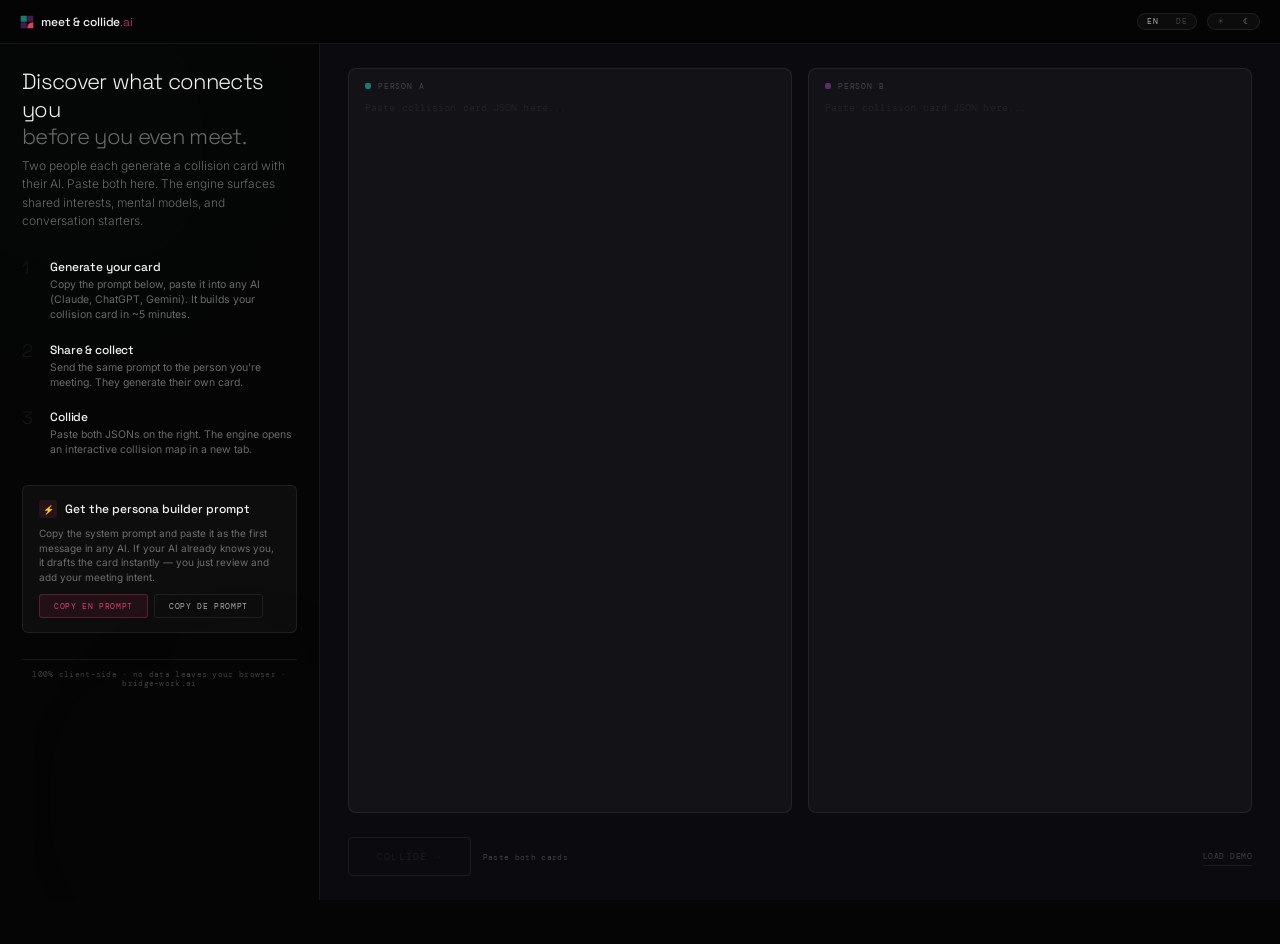
<file: index.html>
<!DOCTYPE html>
<html lang="en" data-theme="dark">
<head>
<meta charset="UTF-8">
<meta name="viewport" content="width=device-width, initial-scale=1.0">
<title>Meet & Collide — Skip the small talk</title>
<meta name="description" content="Discover what you have in common before you meet. Two AI-generated persona cards collide to surface shared interests, mental models, and conversation starters.">
<link rel="icon" href="data:image/svg+xml,<svg xmlns='http://www.w3.org/2000/svg' viewBox='0 0 100 100'><rect x='5' y='5' width='43.5' height='43.5' rx='1.5' fill='%231a7a6d'/><rect x='51.5' y='5' width='43.5' height='43.5' rx='1.5' fill='%233d1f47'/><rect x='5' y='51.5' width='43.5' height='43.5' rx='1.5' fill='%233d1f47'/><path d='M51.5 95 Q51.5 51.5 95 51.5 L95 95 Z' fill='%23d4416b'/></svg>">
<link href="https://fonts.googleapis.com/css2?family=Space+Grotesk:wght@300;400;500;600&family=Inter:wght@300;400;500&family=DM+Mono:wght@300;400&display=swap" rel="stylesheet">
<style>
:root{--nav-h:44px;--teal:#1a7a6d;--teal-dark:#0f5c52;--purple:#5a3068;--purple-deep:#3d1f47;--accent:#d4416b;--font-display:'Space Grotesk',sans-serif;--font-body:'Inter',sans-serif;--font-mono:'DM Mono',monospace;--ease:cubic-bezier(.22,1,.36,1)}
[data-theme="dark"]{--bg:#050505;--bg-2:#0a0a0f;--surface:rgba(255,255,255,.035);--surface-2:rgba(255,255,255,.02);--border:rgba(255,255,255,.07);--border-md:rgba(255,255,255,.12);--text-1:rgba(255,255,255,.95);--text-2:rgba(255,255,255,.65);--text-3:rgba(255,255,255,.4);--text-meta:rgba(255,255,255,.22);--text-ghost:rgba(255,255,255,.07);--card-hover:rgba(255,255,255,.05);--src-a-bg:rgba(26,122,109,.12);--src-a-text:var(--teal);--src-b-bg:rgba(90,48,104,.15);--src-b-text:rgba(180,140,210,.7);--nav-bg:rgba(5,5,5,.92);--glow-a:rgba(26,122,109,.04);--glow-b:rgba(90,48,104,.04)}
[data-theme="light"]{--bg:#F5F5F7;--bg-2:#fff;--surface:rgba(0,0,0,.03);--surface-2:rgba(0,0,0,.015);--border:rgba(0,0,0,.08);--border-md:rgba(0,0,0,.13);--text-1:rgba(0,0,0,.88);--text-2:rgba(0,0,0,.55);--text-3:rgba(0,0,0,.38);--text-meta:rgba(0,0,0,.2);--text-ghost:rgba(0,0,0,.06);--card-hover:rgba(0,0,0,.04);--src-a-bg:rgba(26,122,109,.1);--src-a-text:#0f5c52;--src-b-bg:rgba(90,48,104,.08);--src-b-text:#5a3068;--nav-bg:rgba(255,255,255,.92);--glow-a:rgba(26,122,109,.06);--glow-b:rgba(90,48,104,.06)}
*,*::before,*::after{margin:0;padding:0;box-sizing:border-box}
body{background:var(--bg);color:var(--text-1);font-family:var(--font-body);-webkit-font-smoothing:antialiased;height:100vh;overflow:hidden;transition:background .4s var(--ease),color .4s var(--ease)}
::selection{background:var(--teal);color:#fff}
::-webkit-scrollbar{width:3px}::-webkit-scrollbar-thumb{background:var(--text-ghost);border-radius:2px}

/* ── NAV ── */
#nav{position:fixed;top:0;left:0;right:0;height:var(--nav-h);z-index:200;display:flex;align-items:center;padding:0 20px;gap:10px;background:var(--nav-bg);backdrop-filter:blur(28px);-webkit-backdrop-filter:blur(28px);border-bottom:1px solid var(--border);transition:background .4s var(--ease)}
.nav-mark{display:flex;align-items:center;gap:7px;flex-shrink:0}
.wordmark{font-family:var(--font-display);font-size:12px;font-weight:500;color:var(--text-1);letter-spacing:-.01em}.wordmark .hi{font-weight:300;color:var(--accent)}
.nav-spacer{flex:1}
.toggle-pill{display:flex;background:var(--surface);border:1px solid var(--border);border-radius:12px;overflow:hidden;flex-shrink:0}
.toggle-pill button{font-family:var(--font-mono);font-size:7.5px;letter-spacing:.06em;text-transform:uppercase;background:none;border:none;color:var(--text-meta);padding:3px 9px;cursor:pointer;transition:all .2s var(--ease)}
.toggle-pill button.on{color:var(--text-2);font-weight:400}
.nav-link{font-family:var(--font-mono);font-size:8px;letter-spacing:.06em;text-transform:uppercase;color:var(--text-meta);text-decoration:none;padding:3px 6px;transition:color .2s;cursor:pointer}.nav-link:hover{color:var(--text-1)}

/* ── APP LAYOUT ── */
#app{display:grid;grid-template-columns:320px 1fr;height:calc(100vh - var(--nav-h));margin-top:var(--nav-h);overflow:hidden}
@media(max-width:800px){#app{grid-template-columns:1fr;grid-template-rows:auto 1fr}}

/* ── LEFT PANEL ── */
#left{border-right:1px solid var(--border);overflow-y:auto;padding:24px 22px;display:flex;flex-direction:column;gap:0;background:var(--bg);position:relative}
@media(max-width:800px){#left{border-right:none;border-bottom:1px solid var(--border);max-height:40vh}}
.glow{position:absolute;width:280px;height:280px;border-radius:50%;filter:blur(100px);pointer-events:none;opacity:.6}
.glow.a{background:var(--glow-a);top:-40px;left:-60px}
.glow.b{background:var(--glow-b);bottom:-40px;right:-60px}

.brand-block{position:relative;z-index:1;margin-bottom:20px}
.brand-tagline{font-family:var(--font-display);font-size:22px;font-weight:300;letter-spacing:-.03em;line-height:1.25;color:var(--text-1);margin-bottom:6px}
.brand-tagline .dim{color:var(--text-3)}
.brand-sub{font-size:12px;color:var(--text-3);line-height:1.55;font-weight:300}

/* Steps */
.steps{position:relative;z-index:1;display:flex;flex-direction:column;gap:3px;margin-bottom:20px}
.step{display:grid;grid-template-columns:20px 1fr;gap:8px;align-items:start;padding:8px 0}
.step-n{font-family:var(--font-display);font-size:18px;font-weight:300;color:var(--text-ghost);line-height:1}
.step-body{}
.step-t{font-family:var(--font-display);font-size:12px;font-weight:500;color:var(--text-1);letter-spacing:-.01em;margin-bottom:2px}
.step-d{font-size:10.5px;color:var(--text-3);line-height:1.45}

/* Prompt action */
.prompt-action{position:relative;z-index:1;background:var(--surface);border:1px solid var(--border);border-radius:6px;padding:14px 16px;margin-bottom:16px;transition:border-color .3s var(--ease)}
.prompt-action:hover{border-color:var(--border-md)}
.pa-head{display:flex;align-items:center;gap:8px;margin-bottom:8px}
.pa-icon{width:18px;height:18px;border-radius:3px;background:rgba(212,65,107,.12);display:flex;align-items:center;justify-content:center;font-size:9px;color:var(--accent)}
.pa-title{font-family:var(--font-display);font-size:12px;font-weight:500;color:var(--text-1)}
.pa-desc{font-size:10px;color:var(--text-3);line-height:1.45;margin-bottom:10px}
.pa-buttons{display:flex;gap:6px;flex-wrap:wrap}
.btn-sm{font-family:var(--font-mono);font-size:8px;letter-spacing:.08em;text-transform:uppercase;padding:6px 14px;border-radius:3px;cursor:pointer;transition:all .25s var(--ease);border:1px solid var(--border);background:none;color:var(--text-2)}
.btn-sm:hover{border-color:var(--teal);color:var(--teal)}
.btn-sm.active{background:rgba(212,65,107,.1);border-color:rgba(212,65,107,.3);color:var(--accent)}
.btn-sm.copied{background:rgba(26,122,109,.12);border-color:var(--teal);color:var(--teal)}

/* Saved */
.saved-block{position:relative;z-index:1;margin-top:auto;padding-top:12px}
.saved-label{font-family:var(--font-mono);font-size:7.5px;letter-spacing:.14em;text-transform:uppercase;color:var(--text-meta);margin-bottom:6px}
.saved-item{display:flex;align-items:center;gap:8px;padding:5px 8px;border-radius:4px;cursor:pointer;transition:background .15s;font-size:10px;color:var(--text-2)}
.saved-item:hover{background:var(--card-hover);color:var(--text-1)}
.saved-item .sn{flex:1;overflow:hidden;text-overflow:ellipsis;white-space:nowrap}
.saved-item .sd{font-family:var(--font-mono);font-size:7.5px;color:var(--text-meta)}
.saved-item .sx{background:none;border:none;color:var(--text-meta);cursor:pointer;font-size:12px;padding:0 3px;border-radius:2px;line-height:1;transition:color .2s}.saved-item .sx:hover{color:var(--accent)}

/* Footer note */
.left-footer{font-family:var(--font-mono);font-size:7.5px;color:var(--text-meta);letter-spacing:.04em;padding-top:10px;border-top:1px solid var(--border);margin-top:10px;text-align:center}

/* ── RIGHT PANEL (main workspace) ── */
#right{overflow-y:auto;padding:24px 28px;display:flex;flex-direction:column;gap:20px;background:var(--bg-2);transition:background .4s var(--ease)}
@media(max-width:800px){#right{padding:16px}}

.input-row{display:grid;grid-template-columns:1fr 1fr;gap:16px;flex:1;min-height:0}
@media(max-width:600px){.input-row{grid-template-columns:1fr;grid-template-rows:1fr 1fr}}

.in-card{background:var(--surface);border:1px solid var(--border);border-radius:8px;display:flex;flex-direction:column;overflow:hidden;transition:border-color .3s var(--ease);min-height:180px}
.in-card:hover{border-color:var(--border-md)}
.in-card.ok{border-color:rgba(26,122,109,.2)}
.in-card.ok .in-dot.a{box-shadow:0 0 8px rgba(26,122,109,.3)}
.in-card.ok .in-dot.b{box-shadow:0 0 8px rgba(90,48,104,.3)}
.in-head{padding:12px 16px 6px;display:flex;align-items:center;gap:7px}
.in-dot{width:6px;height:6px;border-radius:2px;flex-shrink:0;transition:box-shadow .3s}.in-dot.a{background:var(--teal)}.in-dot.b{background:var(--purple)}
.in-label{font-family:var(--font-mono);font-size:8px;letter-spacing:.1em;text-transform:uppercase;color:var(--text-meta)}
.in-name{font-family:var(--font-display);font-size:11px;color:var(--text-2);margin-left:auto;opacity:0;transition:opacity .3s}
.in-card.ok .in-name{opacity:1}
.in-area{flex:1;width:100%;background:transparent;border:none;color:var(--text-1);font-family:var(--font-mono);font-size:9.5px;line-height:1.5;padding:4px 16px 8px;resize:none;outline:none;letter-spacing:.01em}
.in-area::placeholder{color:var(--text-ghost)}.in-area:focus{background:var(--card-hover)}
.in-foot{padding:0 16px 8px;display:flex;align-items:center;gap:8px}
.in-status{font-family:var(--font-mono);font-size:7.5px;letter-spacing:.06em;text-transform:uppercase;flex:1}
.in-status.valid{color:var(--teal)}.in-status.invalid{color:var(--accent)}

/* Bottom bar */
.action-bar{display:flex;align-items:center;gap:12px;flex-wrap:wrap;padding-top:4px}
.btn-collide{font-family:var(--font-mono);font-size:10px;letter-spacing:.12em;text-transform:uppercase;background:transparent;color:var(--text-ghost);border:1px solid var(--text-ghost);padding:12px 28px;border-radius:4px;cursor:default;pointer-events:none;transition:all .5s var(--ease)}
.btn-collide.ready{color:#fff;background:var(--accent);border-color:var(--accent);cursor:pointer;pointer-events:all;box-shadow:0 0 20px rgba(212,65,107,.15)}
.btn-collide.ready:hover{filter:brightness(1.15);transform:translateY(-1px)}
.action-hint{font-family:var(--font-mono);font-size:8px;color:var(--text-meta);letter-spacing:.04em}
.action-demo{font-family:var(--font-mono);font-size:8px;letter-spacing:.06em;text-transform:uppercase;color:var(--text-meta);cursor:pointer;transition:color .3s;margin-left:auto;padding:4px 0;border-bottom:1px solid var(--border)}
.action-demo:hover{color:var(--teal)}
</style>
</head>
<body>

<nav id="nav">
  <div class="nav-mark">
    <svg viewBox="0 0 100 100" width="14" height="14"><rect x="5" y="5" width="43.5" height="43.5" rx="1.5" fill="#1a7a6d"/><rect x="51.5" y="5" width="43.5" height="43.5" rx="1.5" fill="#3d1f47"/><rect x="5" y="51.5" width="43.5" height="43.5" rx="1.5" fill="#3d1f47"/><path d="M51.5 95 Q51.5 51.5 95 51.5 L95 95 Z" fill="#d4416b"/></svg>
    <span class="wordmark">meet & collide<span class="hi">.ai</span></span>
  </div>
  <span class="nav-spacer"></span>
  <div class="toggle-pill" id="lang-toggle">
    <button class="on" onclick="setLang('en')">EN</button>
    <button onclick="setLang('de')">DE</button>
  </div>
  <div class="toggle-pill" id="theme-toggle">
    <button onclick="setTheme('light')">☀</button>
    <button class="on" onclick="setTheme('dark')">☾</button>
  </div>
</nav>

<div id="app">
  <!-- ── LEFT: explanation + prompt + saved ── -->
  <div id="left">
    <div class="glow a"></div>
    <div class="glow b"></div>

    <div class="brand-block">
      <div class="brand-tagline" id="brand-tagline"></div>
      <div class="brand-sub" data-i="brand_sub"></div>
    </div>

    <div class="steps">
      <div class="step"><span class="step-n">1</span><div class="step-body"><div class="step-t" data-i="s1_t"></div><div class="step-d" data-i="s1_d"></div></div></div>
      <div class="step"><span class="step-n">2</span><div class="step-body"><div class="step-t" data-i="s2_t"></div><div class="step-d" data-i="s2_d"></div></div></div>
      <div class="step"><span class="step-n">3</span><div class="step-body"><div class="step-t" data-i="s3_t"></div><div class="step-d" data-i="s3_d"></div></div></div>
    </div>

    <div class="prompt-action">
      <div class="pa-head">
        <div class="pa-icon">⚡</div>
        <div class="pa-title" data-i="pa_title"></div>
      </div>
      <div class="pa-desc" data-i="pa_desc"></div>
      <div class="pa-buttons">
        <button class="btn-sm active" id="btn-copy-en" onclick="copyPrompt('en')">Copy EN prompt</button>
        <button class="btn-sm" id="btn-copy-de" onclick="copyPrompt('de')">Copy DE prompt</button>
      </div>
    </div>

    <div class="saved-block" id="saved-block" style="display:none">
      <div class="saved-label" data-i="saved_label"></div>
      <div id="saved-list"></div>
    </div>

    <div class="left-footer">100% client-side · no data leaves your browser · bridge-work.ai</div>
  </div>

  <!-- ── RIGHT: paste cards + collide ── -->
  <div id="right">
    <div class="input-row">
      <div class="in-card" id="card-a">
        <div class="in-head"><span class="in-dot a"></span><span class="in-label">Person A</span><span class="in-name" id="name-a"></span></div>
        <textarea class="in-area" id="json-a" spellcheck="false"></textarea>
        <div class="in-foot"><span class="in-status" id="status-a"></span></div>
      </div>
      <div class="in-card" id="card-b">
        <div class="in-head"><span class="in-dot b"></span><span class="in-label">Person B</span><span class="in-name" id="name-b"></span></div>
        <textarea class="in-area" id="json-b" spellcheck="false"></textarea>
        <div class="in-foot"><span class="in-status" id="status-b"></span></div>
      </div>
    </div>
    <div class="action-bar">
      <button class="btn-collide" id="btn-collide" onclick="runCollision()" data-i="collide_btn"></button>
      <span class="action-hint" id="action-hint"></span>
      <span class="action-demo" onclick="loadDemo()" data-i="demo_link"></span>
    </div>
  </div>
</div>

<script>
'use strict';

/* ══ i18n ══ */
const I={
en:{
  brand_tagline:'Discover what connects you<br><span class="dim">before you even meet.</span>',
  brand_sub:'Two people each generate a collision card with their AI. Paste both here. The engine surfaces shared interests, mental models, and conversation starters.',
  s1_t:'Generate your card',s1_d:'Copy the prompt below, paste it into any AI (Claude, ChatGPT, Gemini). It builds your collision card in ~5 minutes.',
  s2_t:'Share & collect',s2_d:'Send the same prompt to the person you\'re meeting. They generate their own card.',
  s3_t:'Collide',s3_d:'Paste both JSONs on the right. The engine opens an interactive collision map in a new tab.',
  pa_title:'Get the persona builder prompt',
  pa_desc:'Copy the system prompt and paste it as the first message in any AI. If your AI already knows you, it drafts the card instantly — you just review and add your meeting intent.',
  saved_label:'Saved collisions',
  collide_btn:'Collide →',hint_wait:'Paste both cards',hint_ready:'Ready to collide',
  demo_link:'Load demo',
  placeholder:'Paste collision card JSON here...'
},
de:{
  brand_tagline:'Entdecke, was euch verbindet<br><span class="dim">bevor ihr euch trefft.</span>',
  brand_sub:'Zwei Personen generieren je eine Collision Card mit ihrer KI. Beide hier einfügen. Die Engine zeigt gemeinsame Interessen, Denkmodelle und Gesprächseinstiege.',
  s1_t:'Card generieren',s1_d:'Prompt unten kopieren, in eine beliebige KI einfügen (Claude, ChatGPT, Gemini). Baut deine Card in ~5 Minuten.',
  s2_t:'Teilen & sammeln',s2_d:'Den gleichen Prompt an die Person schicken, die du triffst. Sie generiert ihre eigene Card.',
  s3_t:'Kollidieren',s3_d:'Beide JSONs rechts einfügen. Die Engine öffnet eine interaktive Kollisionskarte im neuen Tab.',
  pa_title:'Persona Builder Prompt holen',
  pa_desc:'System Prompt kopieren und als erste Nachricht in eine KI einfügen. Wenn deine KI dich schon kennt, baut sie die Card sofort — du reviewst nur und ergänzt den Meeting-Intent.',
  saved_label:'Gespeicherte Kollisionen',
  collide_btn:'Kollidieren →',hint_wait:'Beide Cards einfügen',hint_ready:'Bereit',
  demo_link:'Demo laden',
  placeholder:'Collision Card JSON einfügen...'
}};

let lang='en';
function t(k){return I[lang]?.[k]||I.en[k]||k}
function setLang(l){
  lang=l;localStorage.setItem('mc-lang',l);
  document.querySelectorAll('#lang-toggle button').forEach(b=>b.classList.toggle('on',b.textContent.trim()===l.toUpperCase()));
  document.documentElement.lang=l;applyI18n();
}
function applyI18n(){
  document.querySelectorAll('[data-i]').forEach(el=>{const k=el.dataset.i;const v=t(k);if(v)el.innerHTML=v});
  document.getElementById('brand-tagline').innerHTML=t('brand_tagline');
  document.getElementById('json-a').placeholder=t('placeholder');
  document.getElementById('json-b').placeholder=t('placeholder');
  document.getElementById('action-hint').textContent=cardA&&cardB?t('hint_ready'):t('hint_wait');
  // Update copy button labels
  document.getElementById('btn-copy-en').textContent=lang==='de'?'EN Prompt kopieren':'Copy EN prompt';
  document.getElementById('btn-copy-de').textContent=lang==='de'?'DE Prompt kopieren':'Copy DE prompt';
}

function setTheme(th){
  document.documentElement.setAttribute('data-theme',th);localStorage.setItem('mc-theme',th);
  document.querySelectorAll('#theme-toggle button').forEach((b,i)=>b.classList.toggle('on',i===(th==='light'?0:1)));
}

/* ══ Prompt copy ══ */
const promptCache={};
function copyPrompt(l){
  const file=l==='de'?'prompts/persona-builder-DE.md':'prompts/persona-builder-EN.md';
  const btn=document.getElementById('btn-copy-'+l);
  function doCopy(text){
    // Extract system prompt block between ``` markers
    const m=text.match(/```\n([\s\S]*?)\n```/);
    const prompt=m?m[1].trim():text;
    navigator.clipboard.writeText(prompt).then(()=>{
      const orig=btn.textContent;
      btn.textContent=lang==='de'?'✓ Kopiert!':'✓ Copied!';
      btn.classList.add('copied');
      setTimeout(()=>{btn.textContent=orig;btn.classList.remove('copied')},2000);
    });
  }
  if(promptCache[l]){doCopy(promptCache[l]);return}
  fetch(file).then(r=>{if(!r.ok)throw new Error();return r.text()}).then(txt=>{promptCache[l]=txt;doCopy(txt)}).catch(()=>{
    btn.textContent='File not found';setTimeout(()=>applyI18n(),1500);
  });
}

/* ══ Validation ══ */
let cardA=null,cardB=null;
function validate(json,id){
  const s=document.getElementById('status-'+id),n=document.getElementById('name-'+id),c=document.getElementById('card-'+id);
  if(!json.trim()){s.textContent='';s.className='in-status';n.textContent='';c.classList.remove('ok');return null}
  try{const d=JSON.parse(json);if(!d.identity?.name)throw new Error('Missing identity.name');s.textContent='✓ '+d.identity.name;s.className='in-status valid';n.textContent=d.identity.name.split(' ')[0];c.classList.add('ok');return d}
  catch(e){s.textContent=e.message.substring(0,40);s.className='in-status invalid';n.textContent='';c.classList.remove('ok');return null}
}
document.getElementById('json-a').addEventListener('input',function(){cardA=validate(this.value,'a');updBtn()});
document.getElementById('json-b').addEventListener('input',function(){cardB=validate(this.value,'b');updBtn()});
function updBtn(){
  const b=document.getElementById('btn-collide'),h=document.getElementById('action-hint');
  if(cardA&&cardB){b.classList.add('ready');h.textContent=t('hint_ready');h.style.color='var(--teal)'}
  else{b.classList.remove('ready');h.textContent=t('hint_wait');h.style.color=''}
}

/* ══ Collision ══ */
function runCollision(){
  if(!cardA||!cardB)return;
  const id='mc-'+Date.now();
  const record={id,cardA,cardB,date:new Date().toISOString(),nameA:cardA.identity.name,nameB:cardB.identity.name,lang};
  const saved=JSON.parse(localStorage.getItem('mc-saved')||'[]');
  saved.unshift(record);if(saved.length>20)saved.length=20;
  localStorage.setItem('mc-saved',JSON.stringify(saved));
  localStorage.setItem('mc-current',JSON.stringify(record));
  renderSaved();
  window.open('collide.html','_blank');
}

/* ══ Saved ══ */
function renderSaved(){
  const saved=JSON.parse(localStorage.getItem('mc-saved')||'[]');
  const block=document.getElementById('saved-block'),list=document.getElementById('saved-list');
  if(!saved.length){block.style.display='none';return}
  block.style.display='block';
  list.innerHTML=saved.map(s=>{
    const d=new Date(s.date);
    const ds=d.toLocaleDateString(lang==='de'?'de-CH':'en-US',{day:'numeric',month:'short'});
    return`<div class="saved-item" onclick="openSaved('${s.id}')"><span class="sn">${s.nameA.split(' ')[0]} × ${s.nameB.split(' ')[0]}</span><span class="sd">${ds}</span><button class="sx" onclick="event.stopPropagation();delSaved('${s.id}')" title="×">×</button></div>`
  }).join('');
}
function openSaved(id){const saved=JSON.parse(localStorage.getItem('mc-saved')||'[]');const r=saved.find(s=>s.id===id);if(r){localStorage.setItem('mc-current',JSON.stringify(r));window.open('collide.html','_blank')}}
function delSaved(id){let saved=JSON.parse(localStorage.getItem('mc-saved')||'[]');saved=saved.filter(s=>s.id!==id);localStorage.setItem('mc-saved',JSON.stringify(saved));renderSaved()}

/* ══ Demo ══ */
function loadDemo(){
  fetch('demo-a.json').then(r=>r.ok?r.text():Promise.reject()).then(t=>{document.getElementById('json-a').value=t;cardA=validate(t,'a');updBtn()}).catch(()=>{});
  fetch('demo-b.json').then(r=>r.ok?r.text():Promise.reject()).then(t=>{document.getElementById('json-b').value=t;cardB=validate(t,'b');updBtn()}).catch(()=>{});
}

/* ══ Init ══ */
const sL=localStorage.getItem('mc-lang');if(sL)setLang(sL);else applyI18n();
const sT=localStorage.getItem('mc-theme');if(sT)setTheme(sT);
renderSaved();
</script>
</body>
</html>
</file>
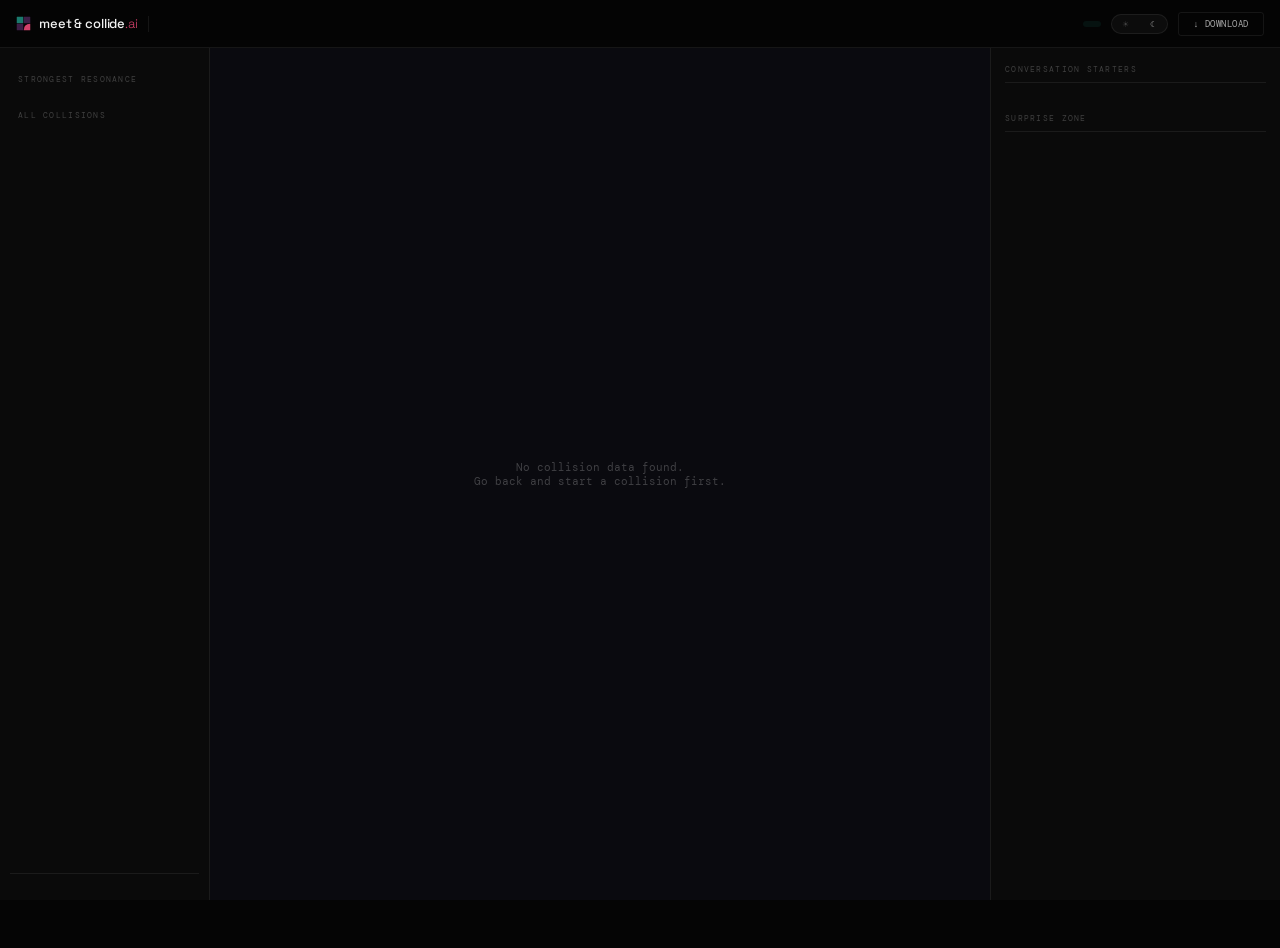
<file: collide.html>
<!DOCTYPE html>
<html lang="en" data-theme="dark">
<head>
<meta charset="UTF-8">
<meta name="viewport" content="width=device-width, initial-scale=1.0">
<title>Collision — Meet & Collide</title>
<link rel="icon" href="data:image/svg+xml,<svg xmlns='http://www.w3.org/2000/svg' viewBox='0 0 100 100'><rect x='5' y='5' width='43.5' height='43.5' rx='1.5' fill='%231a7a6d'/><rect x='51.5' y='5' width='43.5' height='43.5' rx='1.5' fill='%233d1f47'/><rect x='5' y='51.5' width='43.5' height='43.5' rx='1.5' fill='%233d1f47'/><path d='M51.5 95 Q51.5 51.5 95 51.5 L95 95 Z' fill='%23d4416b'/></svg>">
<link href="https://fonts.googleapis.com/css2?family=Space+Grotesk:wght@300;400;500;600&family=Inter:wght@300;400;500&family=DM+Mono:wght@300;400&display=swap" rel="stylesheet">
<script src="https://d3js.org/d3.v7.min.js"></script>
<link rel="stylesheet" href="collide.css">
</head>
<body>
<!-- This page reads collision data from localStorage('mc-current') -->
<!-- It is the full v4 collision viewer (3-column layout, D3 graph, sidebar, right panel) -->
<!-- Keeping it separate so it opens in its own tab/window -->

<nav id="topnav">
  <div class="nav-mark">
    <svg viewBox="0 0 100 100" width="15" height="15"><rect x="5" y="5" width="43.5" height="43.5" rx="1.5" fill="#1a7a6d"/><rect x="51.5" y="5" width="43.5" height="43.5" rx="1.5" fill="#3d1f47"/><rect x="5" y="51.5" width="43.5" height="43.5" rx="1.5" fill="#3d1f47"/><path d="M51.5 95 Q51.5 51.5 95 51.5 L95 95 Z" fill="#d4416b"/></svg>
    <span class="wordmark">meet & collide<span class="hi">.ai</span></span>
  </div>
  <div class="nav-div"></div>
  <span class="nav-names" id="nav-names"></span>
  <span class="nav-badge" id="nav-badge"></span>
  <div class="toggle-pill" id="theme-toggle">
    <button onclick="setTheme('light')">☀</button>
    <button class="on" onclick="setTheme('dark')">☾</button>
  </div>
  <button class="nav-btn" onclick="downloadCollision()" id="btn-download">↓ Download</button>
</nav>

<div id="app">
  <aside id="sidebar">
    <div class="sb-label" id="sb-label-top">Strongest resonance</div>
    <div id="sb-top"></div>
    <div class="sb-label" id="sb-label-all" style="margin-top:6px">All collisions</div>
    <div id="sb-all"></div>
    <div class="sb-spacer"></div>
    <div class="sb-footer" id="sb-footer"></div>
  </aside>
  <main id="canvas">
    <div id="tooltip"><div class="tt-cat"></div><div class="tt-label"></div><div class="tt-text"></div></div>
    <div id="empty-state" style="display:none;position:absolute;inset:0;display:flex;align-items:center;justify-content:center;color:var(--text-meta);font-family:var(--font-mono);font-size:11px;text-align:center;padding:40px">No collision data found.<br>Go back and start a collision first.</div>
  </main>
  <aside id="rpanel">
    <div class="rp-section" id="rp-detail" style="display:none">
      <div class="rp-label">Selected collision</div>
      <div id="rp-detail-content"></div>
    </div>
    <div class="rp-section">
      <div class="rp-label">Conversation starters</div>
      <div id="rp-questions"></div>
    </div>
    <div class="rp-section">
      <div class="rp-label">Surprise zone</div>
      <div id="rp-eggs"></div>
    </div>
  </aside>
</div>

<script src="engine.js"></script>
<script>
'use strict';
// Load collision data from localStorage
const record = JSON.parse(localStorage.getItem('mc-current') || 'null');
const savedTheme = localStorage.getItem('mc-theme');
if (savedTheme) setTheme(savedTheme);

if (record && record.cardA && record.cardB) {
  document.title = `${record.nameA.split(' ')[0]} × ${record.nameB.split(' ')[0]} — Meet & Collide`;
  initCollision(record.cardA, record.cardB, record.lang || 'en');
} else {
  document.getElementById('empty-state').style.display = 'flex';
}

function downloadCollision() {
  if (!record) return;
  const data = { exported_at: new Date().toISOString(), cardA: record.cardA, cardB: record.cardB, lang: record.lang };
  const blob = new Blob([JSON.stringify(data, null, 2)], { type: 'application/json' });
  const url = URL.createObjectURL(blob);
  const a = document.createElement('a');
  a.href = url;
  a.download = `collision_${record.nameA.split(' ')[0]}_${record.nameB.split(' ')[0]}_${new Date().toISOString().slice(0, 10)}.json`;
  a.click();
  URL.revokeObjectURL(url);
}
</script>
</body>
</html>
</file>
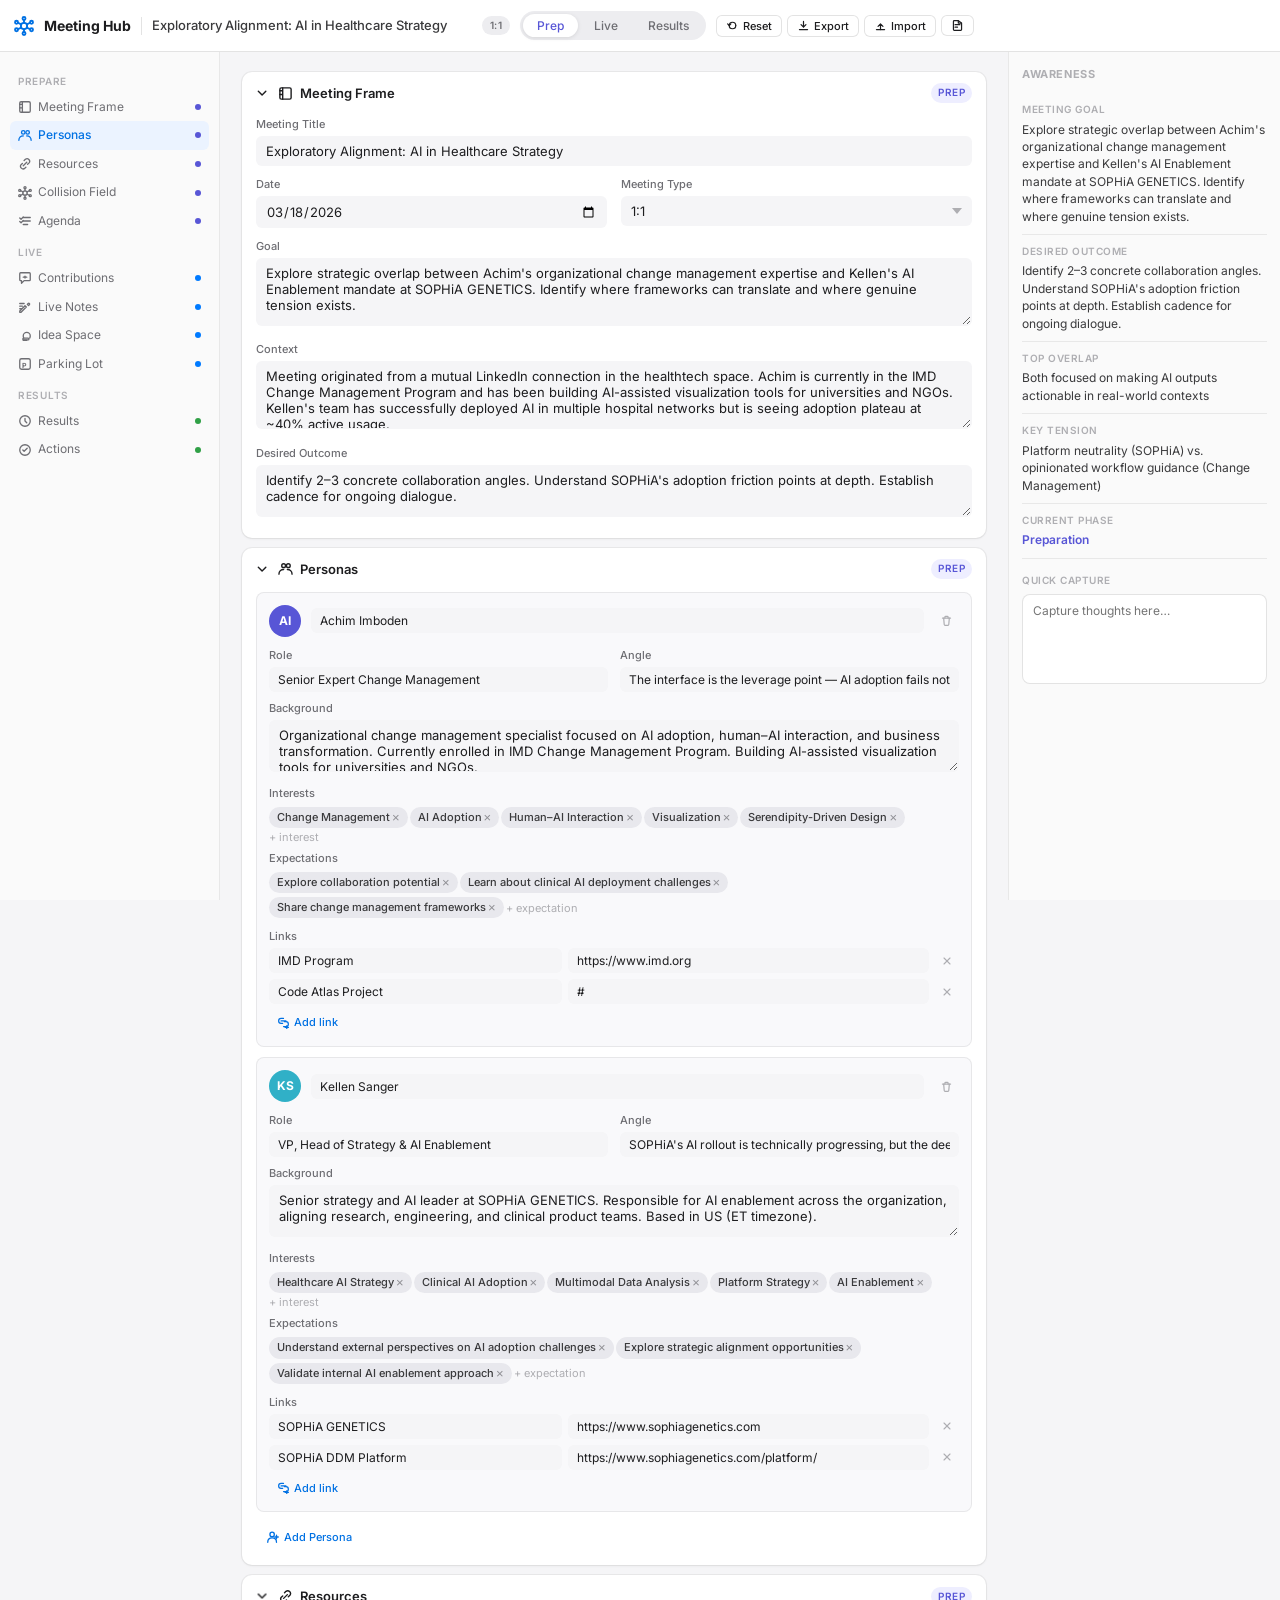
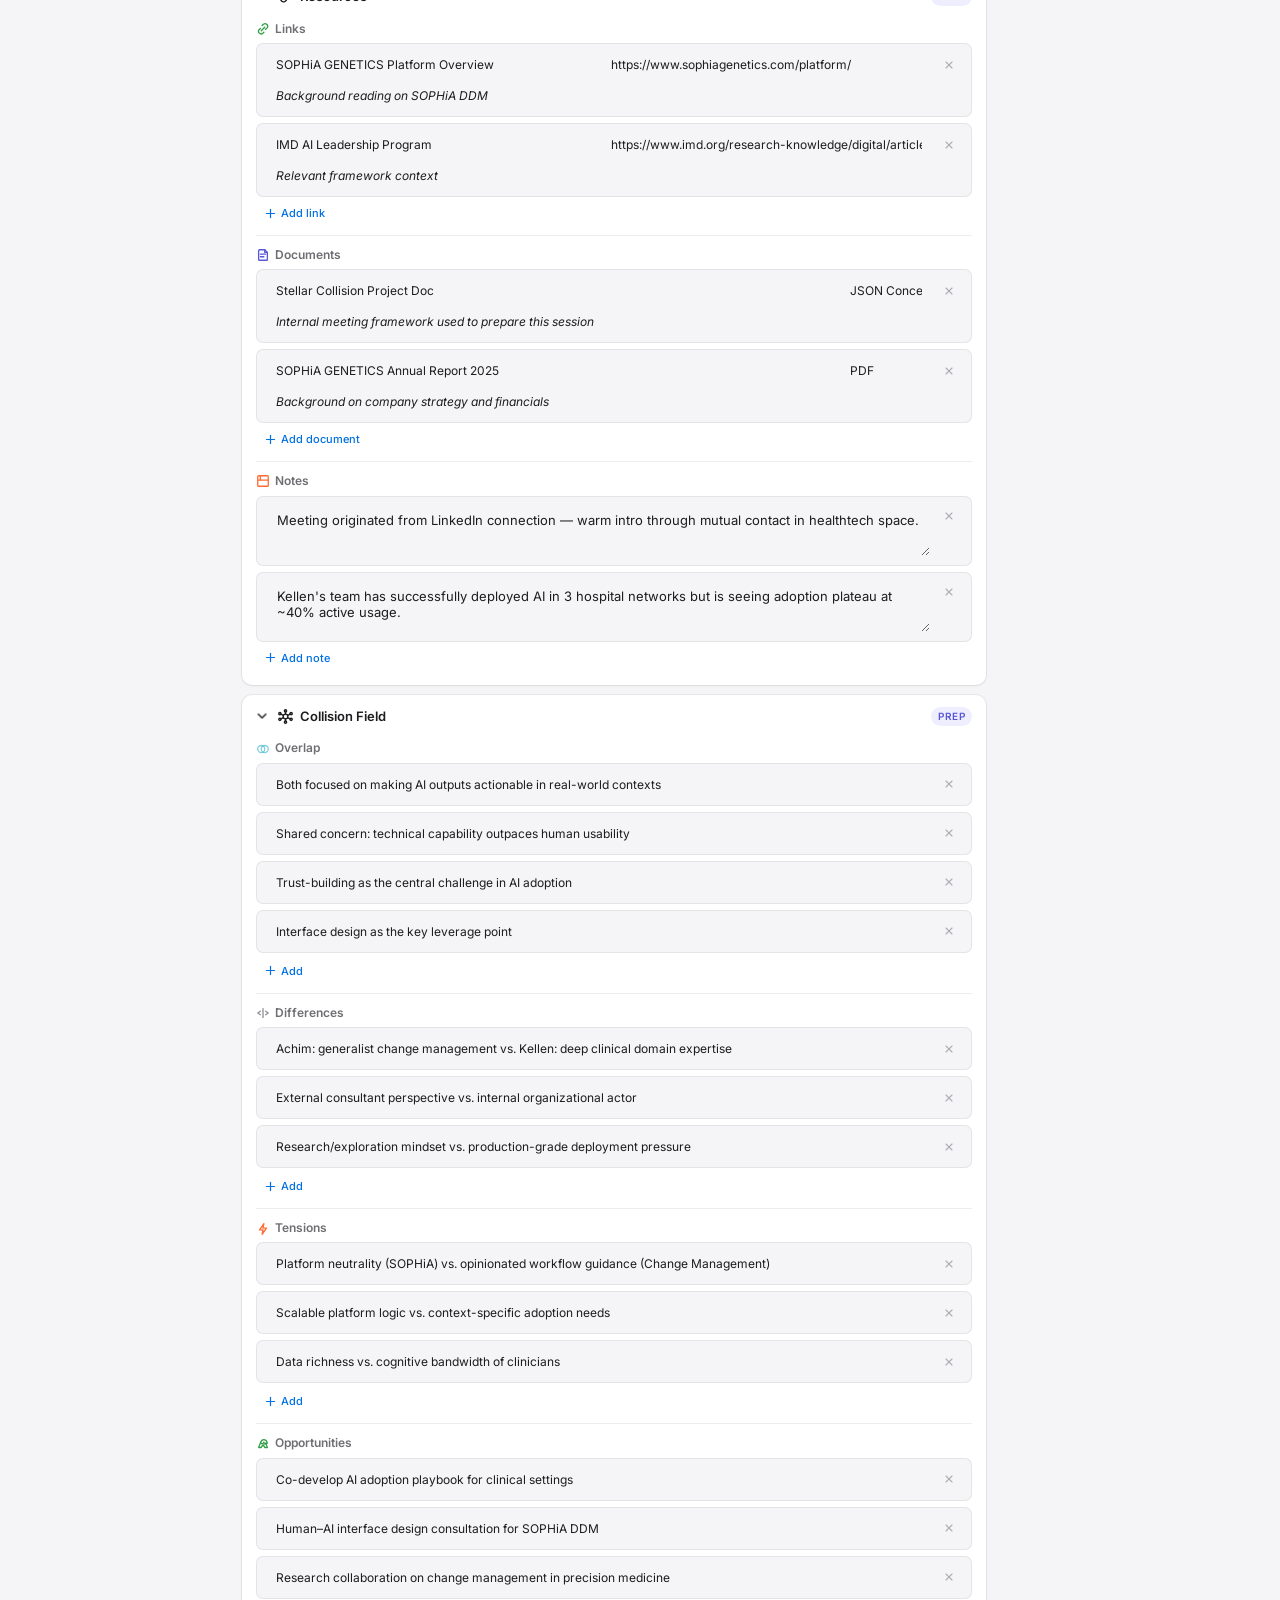
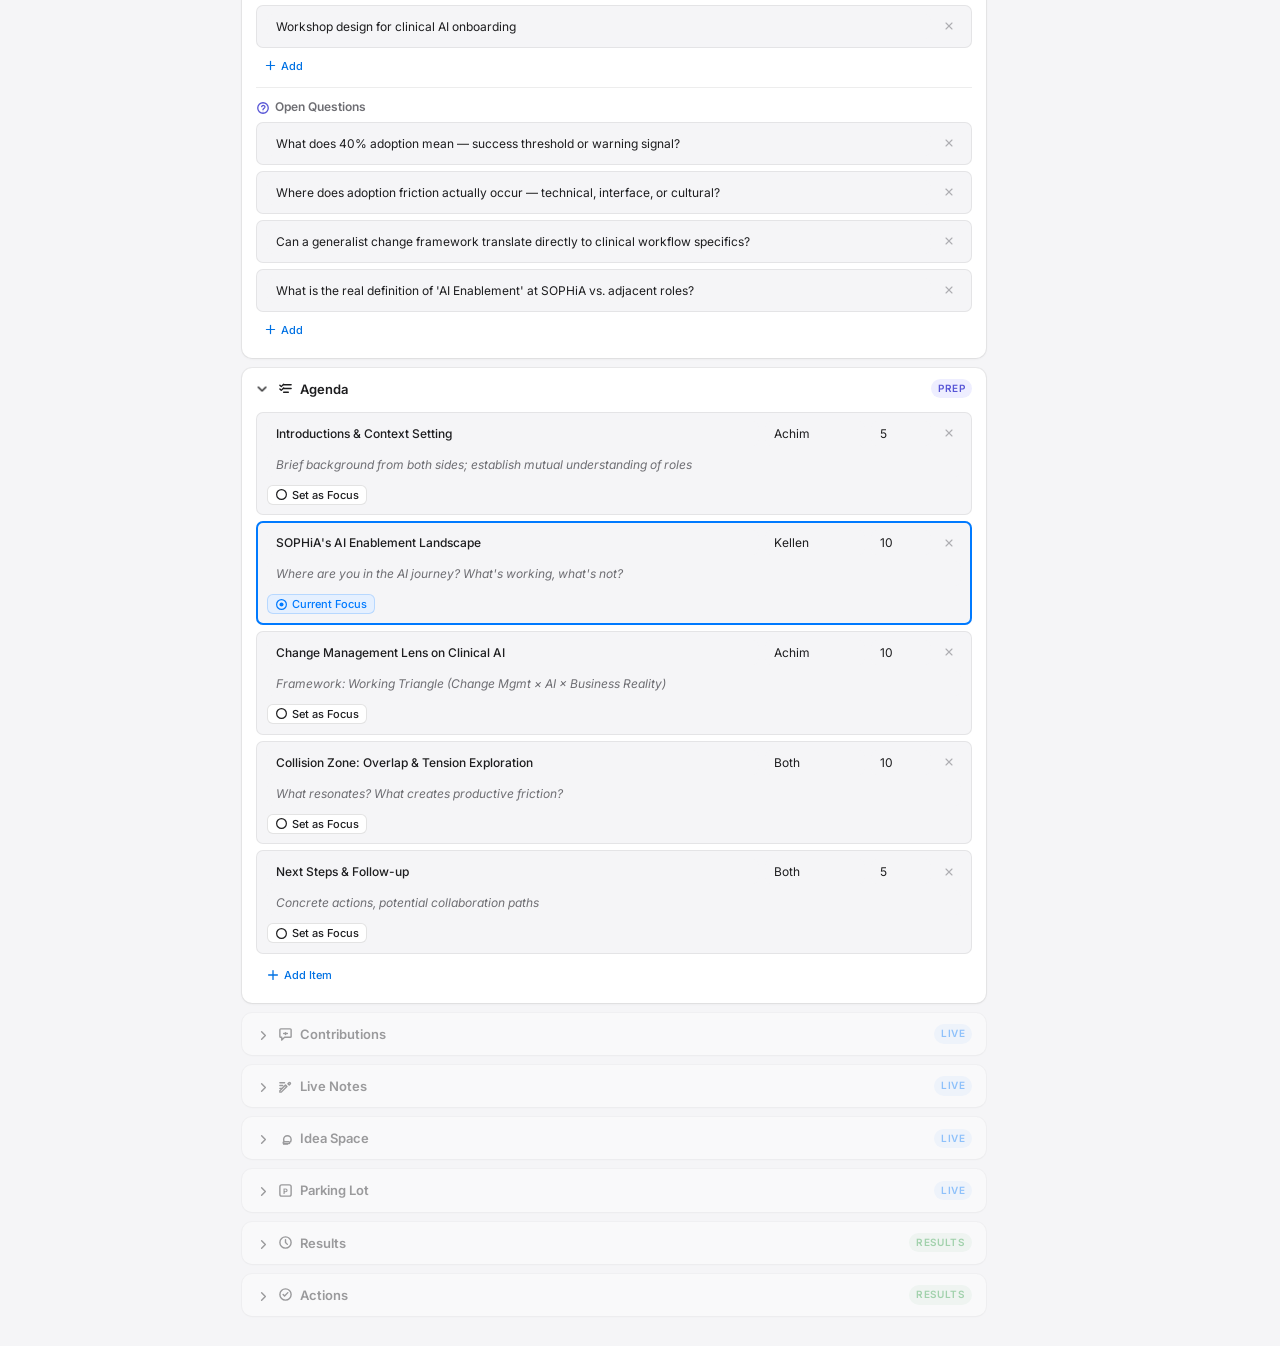
<file: meeting_hub_v1.html>
<!DOCTYPE html>
<html lang="en">
<head>
  <meta charset="UTF-8" />
  <meta name="viewport" content="width=device-width, initial-scale=1.0" />
  <title>Meeting Hub — meet-collide</title>
  <!-- Inter font — loaded as link for correct cascade order; gracefully falls back to system fonts -->
  <link rel="preconnect" href="https://fonts.googleapis.com">
  <link rel="preconnect" href="https://fonts.gstatic.com" crossorigin>
  <link href="https://fonts.googleapis.com/css2?family=Inter:wght@300;400;500;600&display=swap" rel="stylesheet">
  <style>
/* ── Design tokens ───────────────────────────────────────────────── */
:root {
  --nav-h: 52px;
  --sb-w:  220px;
  --rp-w:  272px;
  --bg:          #F5F5F7;
  --surface:     #FFFFFF;
  --surface-2:   #FAFAFA;
  --border:      rgba(0,0,0,.07);
  --border-md:   rgba(0,0,0,.11);
  --text-1: #1D1D1F;
  --text-2: #6E6E73;
  --text-3: #AEAEB2;
  --accent:      #0071E3;
  --accent-bg:   #EBF3FF;
  --prep-c:  #5856D6; --prep-bg:  #EEEEFF;
  --live-c:  #007AFF; --live-bg:  #E5F0FF;
  --res-c:   #30A046; --res-bg:   #E6F4EA;
  --warn-c:  #B45309; --warn-bg:  #FFF5E0;
  --shadow-card: 0 1px 3px rgba(0,0,0,.06), 0 0 0 1px rgba(0,0,0,.05);
  --shadow-up:   0 4px 14px rgba(0,0,0,.08), 0 0 0 1px rgba(0,0,0,.05);
  --r:  10px;
  --rs: 6px;
}
/* ── Reset ─────────────────────────────────────────────────────── */
*, *::before, *::after { box-sizing: border-box; margin: 0; padding: 0; }
body {
  font-family: 'Inter', -apple-system, BlinkMacSystemFont, 'Segoe UI', 'Helvetica Neue', Arial, sans-serif;
  font-size: 13px; line-height: 1.55;
  background: var(--bg); color: var(--text-1);
  -webkit-font-smoothing: antialiased;
}

/* ── SVG icons ─────────────────────────────────────────────────── */
.icon { display:inline-flex; align-items:center; justify-content:center; flex-shrink:0; vertical-align:middle; }
.icon svg { display:block; }

/* ── Top Nav ───────────────────────────────────────────────────── */
#topnav {
  position: sticky; top: 0; z-index: 200;
  height: var(--nav-h);
  background: rgba(255,255,255,.92);
  backdrop-filter: blur(14px); -webkit-backdrop-filter: blur(14px);
  border-bottom: 1px solid var(--border-md);
  display: flex; align-items: center; padding: 0 14px; gap: 10px;
}
.nav-divider { width:1px; height:18px; background:var(--border-md); flex-shrink:0; }

/* ── Layout ────────────────────────────────────────────────────── */
#app-layout {
  display: grid;
  grid-template-columns: var(--sb-w) 1fr var(--rp-w);
  min-height: calc(100vh - var(--nav-h));
}

/* ── Sidebar ───────────────────────────────────────────────────── */
#sidebar {
  position: sticky; top: var(--nav-h);
  height: calc(100vh - var(--nav-h));
  overflow-y: auto; padding: 12px 10px;
  border-right: 1px solid var(--border);
  background: var(--surface-2);
}
.sb-group { font-size: 10px; font-weight: 600; letter-spacing: .7px; text-transform: uppercase; color: var(--text-3); padding: 10px 8px 3px; }
.sb-item {
  display: flex; align-items: center; gap: 6px;
  padding: 5px 8px; border-radius: var(--rs);
  cursor: pointer; font-size: 12px; color: var(--text-2);
  transition: background .1s, color .1s; user-select: none;
}
.sb-item:hover { background: rgba(0,0,0,.04); color: var(--text-1); }
.sb-item.active { background: var(--accent-bg); color: var(--accent); font-weight: 500; }
.sb-dot { width:6px; height:6px; border-radius:50%; flex-shrink:0; margin-left:auto; }

/* ── Workspace ─────────────────────────────────────────────────── */
#workspace { padding: 20px 22px; overflow-y: auto; }

/* ── Section cards ─────────────────────────────────────────────── */
.s-card {
  background: var(--surface); border-radius: var(--r);
  box-shadow: var(--shadow-card); margin-bottom: 10px; overflow: hidden;
  transition: opacity .25s ease, box-shadow .15s;
}
.s-card:hover { box-shadow: var(--shadow-up); }
.s-card.deemph { opacity: .42; }
.s-card.deemph:hover { opacity: .85; }
.s-header {
  display: flex; align-items: center; gap: 7px;
  padding: 11px 14px; cursor: pointer; user-select: none;
  transition: background .1s;
}
.s-header:hover { background: rgba(0,0,0,.02); }
.s-chev { transition: transform .15s; flex-shrink:0; }
.s-card.expanded .s-chev { transform: rotate(90deg); }
.s-title { flex: 1; font-size: 13px; font-weight: 600; }
.s-body { display: none; padding: 2px 14px 16px; }
.s-card.expanded .s-body { display: block; }

/* ── Phase badges ──────────────────────────────────────────────── */
.pbadge { font-size: 10px; font-weight: 600; letter-spacing: .4px; text-transform: uppercase; padding: 2px 7px; border-radius: 20px; }
.pbadge.prep    { background: var(--prep-bg);  color: var(--prep-c); }
.pbadge.live    { background: var(--live-bg);  color: var(--live-c); }
.pbadge.results { background: var(--res-bg);   color: var(--res-c);  }

/* ── Phase switch ──────────────────────────────────────────────── */
.phase-rail { display: flex; align-items: center; background: #EDEDF0; padding: 3px; border-radius: 22px; gap: 2px; }
.ph-btn { padding: 4px 14px; border-radius: 20px; font-size: 12px; font-weight: 500; border: none; cursor: pointer; background: transparent; color: var(--text-2); transition: all .15s; font-family:inherit; }
.ph-btn:hover { background: rgba(255,255,255,.7); color: var(--text-1); }
.ph-btn.on-prep    { background:#fff; color:var(--prep-c);  box-shadow: 0 1px 4px rgba(0,0,0,.1); }
.ph-btn.on-live    { background:#fff; color:var(--live-c);  box-shadow: 0 1px 4px rgba(0,0,0,.1); }
.ph-btn.on-results { background:#fff; color:var(--res-c);   box-shadow: 0 1px 4px rgba(0,0,0,.1); }

/* ── Buttons ───────────────────────────────────────────────────── */
.btn {
  display: inline-flex; align-items: center; gap: 4px;
  padding: 5px 12px; border-radius: var(--rs);
  font-size: 12px; font-weight: 500; cursor: pointer;
  border: 1px solid var(--border-md); background: var(--surface);
  color: var(--text-1); transition: background .1s; white-space: nowrap;
  font-family: inherit;
}
.btn:hover { background: var(--bg); }
.btn-sm   { padding: 3px 9px;  font-size: 11px; }
.btn-xs   { padding: 2px 7px;  font-size: 11px; }
.btn-primary { background: var(--accent); color:#fff; border-color:transparent; }
.btn-primary:hover { background:#0077ED; }
.btn-ghost { background:transparent; border-color:transparent; color:var(--accent); }
.btn-ghost:hover { background: var(--accent-bg); }
.btn-del { background:transparent; border-color:transparent; color:var(--text-3); padding:2px 5px; }
.btn-del:hover { color:#FF3B30; background:#FFF0EF; }

/* ── Form fields ───────────────────────────────────────────────── */
.fl { font-size:11px; font-weight:500; color:var(--text-2); margin-bottom:3px; }
.fi, .fta, .fsel {
  width:100%; background:var(--bg); border:1px solid transparent;
  border-radius:var(--rs); padding:6px 9px;
  font-family:inherit; font-size:13px; color:var(--text-1);
  transition:border-color .15s, background .15s; outline:none;
}
.fi:focus, .fta:focus, .fsel:focus { background:var(--surface); border-color:var(--accent); }
.fi-sm { padding:4px 8px; font-size:12px; }
.fta { resize:vertical; min-height:68px; }
.fta-sm { min-height:52px; }
.fsel {
  cursor:pointer; appearance:none;
  background-image: url("data:image/svg+xml,%3Csvg xmlns='http://www.w3.org/2000/svg' width='10' height='6'%3E%3Cpath d='M0 0l5 6 5-6z' fill='%23AEAEB2'/%3E%3C/svg%3E");
  background-repeat:no-repeat; background-position:right 9px center; padding-right:28px;
}

/* ── Persona cards ─────────────────────────────────────────────── */
.pcard { background:#F9F9FB; border:1px solid var(--border); border-radius:8px; padding:12px; margin-bottom:10px; }
.pavatar { width:32px; height:32px; border-radius:50%; display:flex; align-items:center; justify-content:center; font-size:12px; font-weight:700; color:#fff; flex-shrink:0; }

/* ── Tag chips ─────────────────────────────────────────────────── */
.tc { display:inline-flex; align-items:center; gap:2px; background:#E8E8ED; border-radius:20px; padding:2px 8px; font-size:11px; font-weight:500; color:#3A3A3C; margin:2px 2px 2px 0; }
.tc-rm { cursor:pointer; background:none; border:none; padding:0; color:#8E8E93; font-size:13px; line-height:1; display:flex; align-items:center; transition:color .1s; }
.tc-rm:hover { color:#FF3B30; }
.ta-inp { border:none; background:transparent; outline:none; font-size:11px; color:var(--accent); width:90px; font-family:inherit; }
.ta-inp::placeholder { color:var(--text-3); }

/* ── List item rows ─────────────────────────────────────────────── */
.li { background:var(--bg); border:1px solid var(--border); border-radius:7px; padding:8px 10px; margin-bottom:6px; }
.li.focus-ring { outline:2px solid var(--live-c); outline-offset:-2px; }

/* ── CF colors ─────────────────────────────────────────────────── */
.cf-overlap    { color:#30B0C7; }
.cf-diff       { color:#8E8E93; }
.cf-tension    { color:#FF6B35; }
.cf-opportunity{ color:var(--res-c); }
.cf-question   { color:var(--prep-c); }

/* ── Status badges ─────────────────────────────────────────────── */
.sb-open        { display:inline-flex; align-items:center; padding:1px 8px; border-radius:20px; font-size:10px; font-weight:600; letter-spacing:.3px; text-transform:uppercase; background:var(--warn-bg); color:var(--warn-c); }
.sb-in_progress { display:inline-flex; align-items:center; padding:1px 8px; border-radius:20px; font-size:10px; font-weight:600; letter-spacing:.3px; text-transform:uppercase; background:var(--live-bg); color:var(--live-c); }
.sb-done        { display:inline-flex; align-items:center; padding:1px 8px; border-radius:20px; font-size:10px; font-weight:600; letter-spacing:.3px; text-transform:uppercase; background:var(--res-bg);  color:var(--res-c); }

/* ── Right panel ───────────────────────────────────────────────── */
#right-panel {
  position:sticky; top:var(--nav-h);
  height:calc(100vh - var(--nav-h));
  overflow-y:auto; padding:14px 13px;
  border-left:1px solid var(--border);
  background:var(--surface-2);
}
.aw-label { font-size:10px; font-weight:600; letter-spacing:.5px; text-transform:uppercase; color:var(--text-3); margin-bottom:3px; }
.aw-val   { font-size:12px; color:#3A3A3C; line-height:1.45; }
.aw-row   { padding:9px 0; border-bottom:1px solid var(--border); }
.aw-row:last-of-type { border-bottom:none; }
.qcap { width:100%; background:var(--surface); border:1px solid var(--border-md); border-radius:8px; padding:8px 10px; font-family:inherit; font-size:12px; color:var(--text-1); resize:none; min-height:90px; outline:none; transition:border-color .15s; }
.qcap:focus { border-color:var(--accent); }

/* ── Meeting type badge ─────────────────────────────────────────── */
.mt-badge { font-size:10px; font-weight:600; letter-spacing:.4px; text-transform:uppercase; padding:2px 8px; border-radius:20px; background:#EDEDF0; color:var(--text-2); }

/* ── Misc ───────────────────────────────────────────────────────── */
.divh { height:1px; background:var(--border); margin:10px 0; }
.empty-st { text-align:center; padding:16px 0; color:var(--text-3); font-size:12px; }
.link-row { display:flex; align-items:center; gap:6px; margin-bottom:6px; }
.link-row .fi { flex:1; }
.subsec-head { font-size:12px; font-weight:600; color:var(--text-2); margin-bottom:5px; display:flex; align-items:center; gap:5px; }

/* ── Toast ──────────────────────────────────────────────────────── */
#toast {
  position:fixed; bottom:22px; left:50%;
  transform:translateX(-50%) translateY(8px);
  background:rgba(20,20,20,.82); color:#fff;
  padding:7px 16px; border-radius:22px; font-size:12px; font-weight:500;
  opacity:0; transition:opacity .2s, transform .2s;
  pointer-events:none; z-index:9999;
}
#toast.show { opacity:1; transform:translateX(-50%) translateY(0); }

/* ── Scrollbars ─────────────────────────────────────────────────── */
::-webkit-scrollbar { width:5px; height:5px; }
::-webkit-scrollbar-thumb { background:rgba(0,0,0,.14); border-radius:3px; }
::-webkit-scrollbar-track { background:transparent; }

/* ── Responsive ─────────────────────────────────────────────────── */
@media (max-width:1000px) {
  :root { --rp-w:0px; }
  #right-panel { display:none; }
  #app-layout  { grid-template-columns: var(--sb-w) 1fr; }
}
@media (max-width:640px) {
  #app-layout { grid-template-columns:1fr; }
  #sidebar    { display:none; }
  #workspace  { padding:12px 14px; }
}
  </style>
</head>
<body>

<!-- ── Top Navigation ────────────────────────────────────────────── -->
<nav id="topnav">
  <span class="icon" style="color:var(--accent)">ICON_HUB_20</span>
  <span style="font-weight:700;font-size:14px;white-space:nowrap">Meeting Hub</span>
  <div class="nav-divider"></div>
  <span id="nav-title" style="font-size:13px;font-weight:500;color:#3A3A3C;overflow:hidden;text-overflow:ellipsis;white-space:nowrap;max-width:320px;flex:1"></span>
  <span id="nav-type" class="mt-badge" style="flex-shrink:0"></span>

  <div class="phase-rail" style="flex-shrink:0">
    <button class="ph-btn" id="pb-prep"    onclick="setPhase('prep')">Prep</button>
    <button class="ph-btn" id="pb-live"    onclick="setPhase('live')">Live</button>
    <button class="ph-btn" id="pb-results" onclick="setPhase('results')">Results</button>
  </div>

  <div style="display:flex;align-items:center;gap:5px;flex-shrink:0">
    <button class="btn btn-sm" onclick="resetToDemo()">ICON_RESET Reset</button>
    <button class="btn btn-sm" onclick="exportJSON()">ICON_DOWN Export</button>
    <button class="btn btn-sm" onclick="triggerImport()">ICON_UP Import</button>
    <button class="btn btn-sm" onclick="exportMarkdown()" title="Export Markdown Summary">ICON_DOC</button>
  </div>
</nav>

<input type="file" id="import-input" accept=".json" style="display:none">

<!-- ── App Layout ────────────────────────────────────────────────── -->
<div id="app-layout">
  <aside id="sidebar"><div id="sb-nav"></div></aside>
  <main id="workspace"><div id="ws-content"></div></main>
  <aside id="right-panel"><div id="rp-content"></div></aside>
</div>

<div id="toast"></div>

<!-- ═══════════════════════════════════════════════════════════════
     JAVASCRIPT
════════════════════════════════════════════════════════════════ -->
<script>
'use strict';

/* ── Inline SVG icon system ─────────────────────────────────────── */
const SVGNS = 'http://www.w3.org/2000/svg';
function svg(paths, size=16, extra='') {
  return `<svg width="${size}" height="${size}" viewBox="0 0 ${size} ${size}" fill="none" stroke="currentColor" stroke-width="1.5" stroke-linecap="round" stroke-linejoin="round" ${extra}>${paths}</svg>`;
}
// icon() returns an inline SVG string for use in innerHTML
const IC = {
  hub:        () => svg(`<circle cx="8" cy="8" r="2.5"/><circle cx="8" cy="2" r="1.2"/><circle cx="14" cy="5" r="1.2"/><circle cx="14" cy="11" r="1.2"/><circle cx="8" cy="14" r="1.2"/><circle cx="2" cy="11" r="1.2"/><circle cx="2" cy="5" r="1.2"/><line x1="8" y1="5.5" x2="8" y2="3.2"/><line x1="10.3" y1="6.7" x2="12.8" y2="5.4"/><line x1="10.3" y1="9.3" x2="12.8" y2="10.6"/><line x1="8" y1="10.5" x2="8" y2="12.8"/><line x1="5.7" y1="9.3" x2="3.2" y2="10.6"/><line x1="5.7" y1="6.7" x2="3.2" y2="5.4"/>`),
  frame:      () => svg(`<rect x="2" y="2" width="12" height="12" rx="1.5"/><path d="M5 2v12M2 5h3M2 9h3"/>`),
  people:     () => svg(`<circle cx="6" cy="5" r="2"/><path d="M1 14c0-3 2.3-5 5-5"/><circle cx="11" cy="5" r="2"/><path d="M10 9c2.7 0 5 2 5 5"/>`),
  link:       () => svg(`<path d="M10 6l-4 4M7 4l1.5-1.5A3 3 0 0112.7 6.7L11 8.3M9 11.7l-1.3 1.3a3 3 0 01-4.2-4.2L5 7.4"/>`),
  checklist:  () => svg(`<path d="M6 4h8M6 8h8M6 12h5"/><polyline points="2 4.5 3.5 6 6 3.5"/><polyline points="2 8.5 3.5 10 6 7.5"/>`),
  forum:      () => svg(`<path d="M13 3H3a1 1 0 00-1 1v6a1 1 0 001 1h1v3l3-3h6a1 1 0 001-1V4a1 1 0 00-1-1z"/>`),
  edit_note:  () => svg(`<path d="M2 12.5V14h1.5l6-6L8 6.5l-6 6zM13 4a1 1 0 010 1.4l-1 1L10.6 5 11.6 4A1 1 0 0113 4z"/><path d="M2 4h5M2 7h3M2 10h2"/>`),
  lightbulb:  () => svg(`<path d="M6 14h4M6.5 11.5c-.3-1-.5-1.8-.5-2.5a4 4 0 018 0c0 .7-.2 1.5-.5 2.5"/><path d="M6.5 11.5h5a1 1 0 010 2h-5a1 1 0 010-2z"/>`),
  parking:    () => svg(`<rect x="2" y="2" width="12" height="12" rx="2"/><text x="5" y="12" font-size="8" font-weight="700" fill="currentColor" stroke="none">P</text>`),
  insights:   () => svg(`<circle cx="8" cy="8" r="6"/><path d="M8 5v3l2 2"/>`),
  task_alt:   () => svg(`<circle cx="8" cy="8" r="6"/><polyline points="5.5 8 7 9.5 10.5 6"/>`),
  close:      () => svg(`<line x1="4" y1="4" x2="12" y2="12"/><line x1="12" y1="4" x2="4" y2="12"/>`),
  add:        () => svg(`<line x1="8" y1="3" x2="8" y2="13"/><line x1="3" y1="8" x2="13" y2="8"/>`),
  chevron:    () => svg(`<polyline points="6 12 10 8 6 4"/>`),
  trash:      () => svg(`<polyline points="3 5 5 5 13 5"/><path d="M6 5V4a1 1 0 011-1h2a1 1 0 011 1v1"/><path d="M4.5 5l.7 8a1 1 0 001 .9h3.6a1 1 0 001-.9l.7-8"/>`),
  person_add: () => svg(`<circle cx="7" cy="5" r="2.5"/><path d="M2 14c0-3 2.2-5 5-5s5 2 5 5"/><path d="M12 6v4M14 8h-4"/>`),
  add_link:   () => svg(`<path d="M7 9H5a3 3 0 010-6h3M9 7h2a3 3 0 010 6h-3"/><line x1="5" y1="6" x2="11" y2="6"/><line x1="12" y1="12" x2="12" y2="16"/><line x1="10" y1="14" x2="14" y2="14"/>`),
  add_comment:() => svg(`<path d="M13 2H3a1 1 0 00-1 1v7a1 1 0 001 1h1v3l3-3h6a1 1 0 001-1V3a1 1 0 00-1-1z"/><line x1="8" y1="6" x2="8" y2="8"/><line x1="6" y1="7" x2="10" y2="7"/>`),
  description:() => svg(`<path d="M10 2H4a1 1 0 00-1 1v10a1 1 0 001 1h8a1 1 0 001-1V5L10 2z"/><polyline points="10 2 10 5 13 5"/><line x1="5" y1="7" x2="11" y2="7"/><line x1="5" y1="10" x2="9" y2="10"/>`),
  schedule:   () => svg(`<circle cx="8" cy="8" r="6"/><polyline points="8 5 8 8 10.5 8"/>`),
  radio_on:   () => svg(`<circle cx="8" cy="8" r="6"/><circle cx="8" cy="8" r="2.5" fill="currentColor" stroke="none"/>`),
  radio_off:  () => svg(`<circle cx="8" cy="8" r="6"/>`),
  overlap:    () => svg(`<circle cx="6" cy="8" r="4" stroke-opacity=".6"/><circle cx="10" cy="8" r="4" stroke-opacity=".6"/>`),
  compare:    () => svg(`<line x1="8" y1="3" x2="8" y2="13"/><polyline points="5 6 2 8 5 10"/><polyline points="11 6 14 8 11 10"/>`),
  bolt:       () => svg(`<polyline points="9 2 4 9 8 9 7 14 12 7 8 7 9 2"/>`),
  rocket:     () => svg(`<path d="M9 3S12 3 13 7C11 8 9 8 9 8S7 8 5 7C6 3 9 3 9 3z"/><path d="M5 7l-2 5h3l1-2h2l1 2h3L11 7"/><circle cx="9" cy="6" r="1" fill="currentColor" stroke="none"/>`),
  help:       () => svg(`<circle cx="8" cy="8" r="6"/><path d="M6.5 6.5a2 2 0 012.5-1.3c1 .3 1.5 1.3 1 2.2C9.5 8.2 8 8.8 8 10"/><circle cx="8" cy="12.5" r=".5" fill="currentColor" stroke="none"/>`),
  gavel:      () => svg(`<path d="M3 13l7-7"/><path d="M5.5 3.5l3 3 1.5-1.5-3-3z"/><path d="M8.5 6.5l3 3 1.5-1.5-3-3z"/><line x1="2" y1="14" x2="4" y2="12"/>`),
  handshake:  () => svg(`<path d="M2 9l3-3h3l1-1h3l3 3"/><path d="M2 9l4 4h2l4-4"/><path d="M8 9l2-2"/>`),
  sticky:     () => svg(`<rect x="2" y="2" width="12" height="12" rx="1"/><line x1="2" y1="7" x2="14" y2="7"/><line x1="5" y1="2" x2="5" y2="7"/>`),
  restart:    () => svg(`<path d="M12 8A4 4 0 014 8"/><polyline points="2 6 4 8 6 6"/><path d="M4 8a4 4 0 018 0"/>`),
  download:   () => svg(`<path d="M8 3v7M5 7l3 3 3-3"/><path d="M3 13h10"/>`),
  upload:     () => svg(`<path d="M8 13V6M5 9l3-3 3 3"/><path d="M3 13h10"/>`),
  doc:        () => svg(`<path d="M9 2H4a1 1 0 00-1 1v10a1 1 0 001 1h8a1 1 0 001-1V5z"/><polyline points="9 2 9 5 12 5"/><line x1="5" y1="7" x2="11" y2="7"/><line x1="5" y1="10" x2="8" y2="10"/>`),
};

function icon(name, size=16, color='') {
  const fn = IC[name];
  if (!fn) return `<span style="font-size:11px;color:var(--text-3)">${name}</span>`;
  const raw = fn().replace('<svg ', `<svg style="width:${size}px;height:${size}px;flex-shrink:0${color?';color:'+color:''};" `);
  return `<span class="icon">${raw}</span>`;
}

// Replace placeholder text in nav buttons with icons (after DOM loads)
function injectNavIcons() {
  document.querySelector('[onclick="resetToDemo()"]').innerHTML = `${icon('restart',13)} Reset`;
  document.querySelector('[onclick="exportJSON()"]').innerHTML  = `${icon('download',13)} Export`;
  document.querySelector('[onclick="triggerImport()"]').innerHTML = `${icon('upload',13)} Import`;
  document.querySelector('[onclick="exportMarkdown()"]').innerHTML = icon('doc',13);
  document.querySelector('#topnav .icon').outerHTML = icon('hub',20,'var(--accent)');
}

/* ── Section definitions ────────────────────────────────────────── */
const SECTIONS = [
  { id:'frame',         label:'Meeting Frame',   iconKey:'frame',      phase:'prep',    group:'PREPARE' },
  { id:'personas',      label:'Personas',         iconKey:'people',     phase:'prep',    group:'PREPARE' },
  { id:'resources',     label:'Resources',        iconKey:'link',       phase:'prep',    group:'PREPARE' },
  { id:'collision_field',label:'Collision Field', iconKey:'hub',        phase:'prep',    group:'PREPARE' },
  { id:'agenda',        label:'Agenda',           iconKey:'checklist',  phase:'prep',    group:'PREPARE' },
  { id:'contributions', label:'Contributions',    iconKey:'add_comment',phase:'live',    group:'LIVE'    },
  { id:'live_notes',    label:'Live Notes',       iconKey:'edit_note',  phase:'live',    group:'LIVE'    },
  { id:'idea_space',    label:'Idea Space',       iconKey:'lightbulb',  phase:'live',    group:'LIVE'    },
  { id:'parking_lot',   label:'Parking Lot',      iconKey:'parking',    phase:'live',    group:'LIVE'    },
  { id:'results',       label:'Results',          iconKey:'insights',   phase:'results', group:'RESULTS' },
  { id:'actions',       label:'Actions',          iconKey:'task_alt',   phase:'results', group:'RESULTS' },
];

const PHASE_SECTIONS = {
  prep:    ['frame','personas','resources','collision_field','agenda'],
  live:    ['contributions','live_notes','idea_space','parking_lot'],
  results: ['results','actions'],
};

const AVATAR_COLORS = ['#5856D6','#30B0C7','#FF6B35','#30A046','#8E44AD','#D4AC0D'];

/* ── Demo Data ──────────────────────────────────────────────────── */
// state.meeting IS the flat meeting object (no nested 'meeting:' key)
const DEMO_MTG = {
  title:            "Exploratory Alignment: AI in Healthcare Strategy",
  date:             "2026-03-18",
  time:             "09:30 ET / 15:30 CET",
  duration_minutes: 40,
  meeting_type:     "1:1",
  goal:             "Explore strategic overlap between Achim's organizational change management expertise and Kellen's AI Enablement mandate at SOPHiA GENETICS. Identify where frameworks can translate and where genuine tension exists.",
  context:          "Meeting originated from a mutual LinkedIn connection in the healthtech space. Achim is currently in the IMD Change Management Program and has been building AI-assisted visualization tools for universities and NGOs. Kellen's team has successfully deployed AI in multiple hospital networks but is seeing adoption plateau at ~40% active usage.",
  desired_outcome:  "Identify 2–3 concrete collaboration angles. Understand SOPHiA's adoption friction points at depth. Establish cadence for ongoing dialogue.",
  personas: [
    {
      id:"p1", name:"Achim Imboden", role:"Senior Expert Change Management",
      background:"Organizational change management specialist focused on AI adoption, human–AI interaction, and business transformation. Currently enrolled in IMD Change Management Program. Building AI-assisted visualization tools for universities and NGOs.",
      interests:["Change Management","AI Adoption","Human–AI Interaction","Visualization","Serendipity-Driven Design"],
      expectations:["Explore collaboration potential","Learn about clinical AI deployment challenges","Share change management frameworks"],
      angle:"The interface is the leverage point — AI adoption fails not at the model level but at the human–machine interface. I want to understand how SOPHiA navigates this.",
      links:[{ label:"IMD Program", url:"https://www.imd.org" },{ label:"Code Atlas Project", url:"#" }]
    },
    {
      id:"p2", name:"Kellen Sanger", role:"VP, Head of Strategy & AI Enablement",
      background:"Senior strategy and AI leader at SOPHiA GENETICS. Responsible for AI enablement across the organization, aligning research, engineering, and clinical product teams. Based in US (ET timezone).",
      interests:["Healthcare AI Strategy","Clinical AI Adoption","Multimodal Data Analysis","Platform Strategy","AI Enablement"],
      expectations:["Understand external perspectives on AI adoption challenges","Explore strategic alignment opportunities","Validate internal AI enablement approach"],
      angle:"SOPHiA's AI rollout is technically progressing, but the deeper challenge is turning AI outputs into clinical decision-making tools that practitioners actually trust and use.",
      links:[{ label:"SOPHiA GENETICS", url:"https://www.sophiagenetics.com" },{ label:"SOPHiA DDM Platform", url:"https://www.sophiagenetics.com/platform/" }]
    }
  ],
  resources: {
    links:[
      { id:"rl1", label:"SOPHiA GENETICS Platform Overview", url:"https://www.sophiagenetics.com/platform/", note:"Background reading on SOPHiA DDM" },
      { id:"rl2", label:"IMD AI Leadership Program", url:"https://www.imd.org/research-knowledge/digital/articles/ai-leadership/", note:"Relevant framework context" }
    ],
    documents:[
      { id:"rd1", title:"Stellar Collision Project Doc", type:"JSON Concept", note:"Internal meeting framework used to prepare this session" },
      { id:"rd2", title:"SOPHiA GENETICS Annual Report 2025", type:"PDF", note:"Background on company strategy and financials" }
    ],
    notes:[
      { id:"rn1", text:"Meeting originated from LinkedIn connection — warm intro through mutual contact in healthtech space." },
      { id:"rn2", text:"Kellen's team has successfully deployed AI in 3 hospital networks but is seeing adoption plateau at ~40% active usage." }
    ]
  },
  collision_field: {
    overlap:["Both focused on making AI outputs actionable in real-world contexts","Shared concern: technical capability outpaces human usability","Trust-building as the central challenge in AI adoption","Interface design as the key leverage point"],
    differences:["Achim: generalist change management vs. Kellen: deep clinical domain expertise","External consultant perspective vs. internal organizational actor","Research/exploration mindset vs. production-grade deployment pressure"],
    tensions:["Platform neutrality (SOPHiA) vs. opinionated workflow guidance (Change Management)","Scalable platform logic vs. context-specific adoption needs","Data richness vs. cognitive bandwidth of clinicians"],
    opportunities:["Co-develop AI adoption playbook for clinical settings","Human–AI interface design consultation for SOPHiA DDM","Research collaboration on change management in precision medicine","Workshop design for clinical AI onboarding"],
    open_questions:["What does 40% adoption mean — success threshold or warning signal?","Where does adoption friction actually occur — technical, interface, or cultural?","Can a generalist change framework translate directly to clinical workflow specifics?","What is the real definition of 'AI Enablement' at SOPHiA vs. adjacent roles?"]
  },
  agenda: {
    items:[
      { id:"ag1", topic:"Introductions & Context Setting", owner:"Achim",  timebox:5,  notes:"Brief background from both sides; establish mutual understanding of roles", current_focus:false },
      { id:"ag2", topic:"SOPHiA's AI Enablement Landscape", owner:"Kellen", timebox:10, notes:"Where are you in the AI journey? What's working, what's not?", current_focus:true  },
      { id:"ag3", topic:"Change Management Lens on Clinical AI", owner:"Achim",  timebox:10, notes:"Framework: Working Triangle (Change Mgmt × AI × Business Reality)", current_focus:false },
      { id:"ag4", topic:"Collision Zone: Overlap & Tension Exploration", owner:"Both",   timebox:10, notes:"What resonates? What creates productive friction?", current_focus:false },
      { id:"ag5", topic:"Next Steps & Follow-up", owner:"Both", timebox:5, notes:"Concrete actions, potential collaboration paths", current_focus:false }
    ]
  },
  contributions:[
    { id:"co1", author:"Achim",  entry_type:"resource", content:"Interface as Leverage framework — the next UX paradigm isn't about better prompts but better surfaces to explore AI-generated possibility spaces." },
    { id:"co2", author:"Kellen", entry_type:"question", content:"How do we distinguish between adoption friction that's fixable vs. friction that tells us the product isn't right?" },
    { id:"co3", author:"Achim",  entry_type:"idea",     content:"What if we mapped the SOPHiA adoption journey as a constellation — where are nodes of high trust vs. high uncertainty?" }
  ],
  live_notes:[
    { id:"ln1", timestamp:"09:32 ET", note:"Kellen confirmed: technical deployment is solid; the challenge is now depth of use, not breadth of rollout." },
    { id:"ln2", timestamp:"09:38 ET", note:"Key insight: SOPHiA positions as neutral intelligence platform — but neutrality without clear action pathways creates decision paralysis." },
    { id:"ln3", timestamp:"09:44 ET", note:"Both agreed: trust is not built through accuracy alone but through explainability, predictability, and user control." }
  ],
  idea_space:[
    { id:"id1", title:"Clinical AI Adoption Playbook",  description:"Co-develop a structured framework for moving clinical teams from AI awareness to embedded practice. Based on Achim's triangle model adapted for healthcare.", owner:"Achim + Kellen", potential:"High — addresses core gap in SOPHiA's current approach" },
    { id:"id2", title:"SOPHiA Interface Audit",          description:"External review of SOPHiA DDM from a human–AI interaction perspective. Identify friction points in the user journey that aren't visible from inside.", owner:"Achim",          potential:"Medium — depends on SOPHiA's appetite for external input" },
    { id:"id3", title:"Serendipity Mode Feature",        description:"Add a discovery-oriented navigation mode to SOPHiA DDM — users explore AI outputs spatially rather than linearly. Reduces cognitive overload.", owner:"Joint concept",  potential:"High — directly addresses data richness vs. bandwidth tension" }
  ],
  parking_lot:[
    { id:"pk1", item:"SOPHiA's GDPR and data governance approach for multi-hospital data", reason:"Important for collaboration scoping but too deep to explore now", owner:"Kellen" },
    { id:"pk2", item:"Achim's Code Atlas project — potential SOPHiA use case?",            reason:"Interesting tangent but needs a separate dedicated call", owner:"Achim" }
  ],
  results:{
    decisions:["Schedule a focused follow-up call to explore the Adoption Playbook idea in depth","Achim to prepare a one-page framework proposal based on the Working Triangle model"],
    insights:["SOPHiA's primary challenge has shifted from deployment to depth-of-adoption","Trust in clinical AI requires a three-part formula: accuracy + explainability + user control","Change management frameworks can transfer to clinical AI contexts with targeted adaptation","Interface design is the underinvested leverage point in healthcare AI rollout"],
    agreements:["Both parties see a real collaboration opportunity in the adoption playbook space","Monthly check-in call to be established as ongoing dialogue cadence","Kellen to share internal adoption metrics and friction data for framework design"]
  },
  actions:[
    { id:"ac1", task:"Prepare Working Triangle framework proposal (1-page)", owner:"Achim",  deadline:"2026-03-25", status:"open"        },
    { id:"ac2", task:"Share SOPHiA adoption metrics and anonymized friction report",         owner:"Kellen", deadline:"2026-03-25", status:"open"        },
    { id:"ac3", task:"Schedule follow-up call for Adoption Playbook deep dive",              owner:"Achim",  deadline:"2026-03-21", status:"in_progress" },
    { id:"ac4", task:"Review Stellar Collision interface concept and share feedback",         owner:"Kellen", deadline:"2026-03-28", status:"open"        }
  ]
};

const DEMO_UI = {
  phase: "prep",
  expanded_sections: ["frame","personas","resources","collision_field","agenda"],
  active_section: "frame",
  quick_capture: ""
};

/* ── State ──────────────────────────────────────────────────────── */
const LS_MTG = 'meetingHubData';
const LS_UI  = 'meetingHubUIState';
let state = { meeting: null, ui: null };

function loadState() {
  try {
    const d = localStorage.getItem(LS_MTG);
    const u = localStorage.getItem(LS_UI);
    state.meeting = d ? JSON.parse(d) : deepClone(DEMO_MTG);
    state.ui      = u ? JSON.parse(u) : deepClone(DEMO_UI);
  } catch {
    state.meeting = deepClone(DEMO_MTG);
    state.ui      = deepClone(DEMO_UI);
  }
}
function saveState() {
  try {
    localStorage.setItem(LS_MTG, JSON.stringify(state.meeting));
    localStorage.setItem(LS_UI,  JSON.stringify(state.ui));
  } catch {}
}
function resetToDemo() {
  if (!confirm('Reset all data to demo content? This cannot be undone.')) return;
  state.meeting = deepClone(DEMO_MTG);
  state.ui      = deepClone(DEMO_UI);
  saveState(); renderApp(); showToast('Reset to demo data');
}

/* ── Utilities ──────────────────────────────────────────────────── */
function deepClone(o)  { return JSON.parse(JSON.stringify(o)); }
function genId()       { return 'x' + Math.random().toString(36).slice(2,9); }
function escHtml(s) {
  if (s == null) return '';
  return String(s).replace(/&/g,'&amp;').replace(/</g,'&lt;').replace(/>/g,'&gt;').replace(/"/g,'&quot;').replace(/'/g,'&#039;');
}
function setPath(obj, path, val) {
  const keys = path.split('.');
  let cur = obj;
  for (let i = 0; i < keys.length-1; i++) {
    if (cur[keys[i]] == null) cur[keys[i]] = {};
    cur = cur[keys[i]];
  }
  cur[keys[keys.length-1]] = val;
}
function avatarColor(i) { return AVATAR_COLORS[i % AVATAR_COLORS.length]; }
function initials(n)    { return (n||'?').split(' ').map(w=>w[0]).slice(0,2).join('').toUpperCase(); }

/* ── Debounced save ─────────────────────────────────────────────── */
let _st = null;
function scheduleSave() {
  clearTimeout(_st);
  _st = setTimeout(() => { saveState(); showToast('Saved'); }, 700);
}

/* ── Toast ──────────────────────────────────────────────────────── */
let _tt = null;
function showToast(msg, ms=2000) {
  const el = document.getElementById('toast');
  el.textContent = msg; el.classList.add('show');
  clearTimeout(_tt); _tt = setTimeout(() => el.classList.remove('show'), ms);
}

/* ══════════════════════════════════════════════════════════════════
   RENDER — TOP NAV
══════════════════════════════════════════════════════════════════ */
function renderTopNav() {
  const m = state.meeting;
  document.getElementById('nav-title').textContent = m.title || 'Untitled Meeting';
  document.getElementById('nav-type').textContent  = m.meeting_type || '';
  const ph = state.ui.phase;
  document.getElementById('pb-prep').className    = 'ph-btn'+(ph==='prep'   ?' on-prep'   :'');
  document.getElementById('pb-live').className    = 'ph-btn'+(ph==='live'   ?' on-live'   :'');
  document.getElementById('pb-results').className = 'ph-btn'+(ph==='results'?' on-results':'');
}

/* ══════════════════════════════════════════════════════════════════
   RENDER — SIDEBAR
══════════════════════════════════════════════════════════════════ */
function renderSidebar() {
  const groups = {};
  SECTIONS.forEach(s => { if(!groups[s.group]) groups[s.group]=[]; groups[s.group].push(s); });
  let html = '';
  const dotClr = { PREPARE:'var(--prep-c)', LIVE:'var(--live-c)', RESULTS:'var(--res-c)' };
  for (const [grp, secs] of Object.entries(groups)) {
    html += `<div class="sb-group">${grp}</div>`;
    secs.forEach(s => {
      const active = state.ui.active_section === s.id ? ' active' : '';
      html += `<div class="sb-item${active}" data-sb="${s.id}" onclick="jumpToSection('${s.id}')">
        ${icon(s.iconKey, 14)}<span style="flex:1">${s.label}</span>
        <span class="sb-dot" style="background:${dotClr[grp]}"></span>
      </div>`;
    });
  }
  document.getElementById('sb-nav').innerHTML = html;
}

function updateSidebarActive(id) {
  document.querySelectorAll('.sb-item').forEach(el => el.classList.toggle('active', el.dataset.sb === id));
  state.ui.active_section = id;
}

/* ══════════════════════════════════════════════════════════════════
   RENDER — RIGHT PANEL
══════════════════════════════════════════════════════════════════ */
function renderRightPanel() {
  const m = state.meeting;
  const overlap  = (m.collision_field?.overlap  ||[])[0]||'—';
  const tension  = (m.collision_field?.tensions ||[])[0]||'—';
  const phLabel  = {prep:'Preparation',live:'Live Meeting',results:'Post-Meeting'}[state.ui.phase]||'';
  const phColor  = state.ui.phase==='prep'?'var(--prep-c)':state.ui.phase==='live'?'var(--live-c)':'var(--res-c)';
  document.getElementById('rp-content').innerHTML = `
    <div style="font-size:11px;font-weight:700;letter-spacing:.6px;text-transform:uppercase;color:var(--text-3);margin-bottom:10px">Awareness</div>
    <div class="aw-row"><div class="aw-label">Meeting Goal</div>
      <div class="aw-val">${escHtml(m.goal)||'<em style="color:var(--text-3)">Not set</em>'}</div></div>
    <div class="aw-row"><div class="aw-label">Desired Outcome</div>
      <div class="aw-val">${escHtml(m.desired_outcome)||'<em style="color:var(--text-3)">Not set</em>'}</div></div>
    <div class="aw-row"><div class="aw-label">Top Overlap</div>
      <div class="aw-val cf-overlap">${escHtml(overlap)}</div></div>
    <div class="aw-row"><div class="aw-label">Key Tension</div>
      <div class="aw-val cf-tension">${escHtml(tension)}</div></div>
    <div class="aw-row"><div class="aw-label">Current Phase</div>
      <div class="aw-val" style="font-weight:600;color:${phColor}">${phLabel}</div></div>
    <div style="margin-top:14px">
      <div class="aw-label" style="margin-bottom:6px">Quick Capture</div>
      <textarea class="qcap" placeholder="Capture thoughts here…"
        oninput="state.ui.quick_capture=this.value;scheduleSave()">${escHtml(state.ui.quick_capture)}</textarea>
    </div>`;
}

/* ══════════════════════════════════════════════════════════════════
   SECTION BODY RENDERERS
══════════════════════════════════════════════════════════════════ */

/* ── 1. Meeting Frame ─────────────────────────────────────────── */
function bodyFrame() {
  const m = state.meeting;
  return `
  <div style="display:grid;grid-template-columns:1fr 1fr;gap:10px 14px">
    <div style="grid-column:1/-1">
      <div class="fl">Meeting Title</div>
      <input class="fi" type="text" value="${escHtml(m.title)}" data-mp="title" placeholder="e.g. Exploratory Alignment Call">
    </div>
    <div><div class="fl">Date</div>
      <input class="fi" type="date" value="${escHtml(m.date)}" data-mp="date"></div>
    <div><div class="fl">Meeting Type</div>
      <select class="fsel" data-mp="meeting_type">
        <option value="1:1"  ${m.meeting_type==='1:1'  ?'selected':''}>1:1</option>
        <option value="Group"${m.meeting_type==='Group'?'selected':''}>Group</option>
      </select></div>
    <div style="grid-column:1/-1">
      <div class="fl">Goal</div>
      <textarea class="fta" data-mp="goal" placeholder="What is this meeting for?">${escHtml(m.goal)}</textarea>
    </div>
    <div style="grid-column:1/-1">
      <div class="fl">Context</div>
      <textarea class="fta" data-mp="context" placeholder="Background, relationship level, origin…">${escHtml(m.context)}</textarea>
    </div>
    <div style="grid-column:1/-1">
      <div class="fl">Desired Outcome</div>
      <textarea class="fta fta-sm" data-mp="desired_outcome" placeholder="What does success look like?">${escHtml(m.desired_outcome)}</textarea>
    </div>
  </div>`;
}

/* ── 2. Personas ─────────────────────────────────────────────── */
function bodyPersonas() {
  const ps = state.meeting.personas || [];
  let html = ps.map((p, pi) => {
    const clr = avatarColor(pi);
    return `<div class="pcard">
      <div style="display:flex;align-items:center;gap:10px;margin-bottom:10px">
        <div class="pavatar" style="background:${clr}">${escHtml(initials(p.name))}</div>
        <div style="flex:1"><input class="fi fi-sm" type="text" value="${escHtml(p.name)}" data-mp="personas.${pi}.name" placeholder="Name"></div>
        <button class="btn btn-del btn-xs" onclick="removePersona(${pi})" title="Remove persona">${icon('trash',13)}</button>
      </div>
      <div style="display:grid;grid-template-columns:1fr 1fr;gap:8px 12px">
        <div><div class="fl">Role</div>
          <input class="fi fi-sm" type="text" value="${escHtml(p.role)}" data-mp="personas.${pi}.role" placeholder="Role / Title"></div>
        <div><div class="fl">Angle</div>
          <input class="fi fi-sm" type="text" value="${escHtml(p.angle)}" data-mp="personas.${pi}.angle" placeholder="Their strategic angle"></div>
        <div style="grid-column:1/-1"><div class="fl">Background</div>
          <textarea class="fta fta-sm" data-mp="personas.${pi}.background">${escHtml(p.background)}</textarea></div>
      </div>
      <div style="margin-top:8px">
        <div class="fl">Interests</div>
        <div style="display:flex;flex-wrap:wrap;align-items:center">
          ${(p.interests||[]).map((t,ti)=>`<span class="tc">${escHtml(t)}<button class="tc-rm" onclick="removeTag(${pi},'interests',${ti})">×</button></span>`).join('')}
          <input class="ta-inp" type="text" placeholder="+ interest" onkeydown="if(event.key==='Enter'&&this.value.trim()){addTag(${pi},'interests',this.value.trim());this.value='';event.preventDefault()}">
        </div>
      </div>
      <div style="margin-top:6px">
        <div class="fl">Expectations</div>
        <div style="display:flex;flex-wrap:wrap;align-items:center">
          ${(p.expectations||[]).map((t,ti)=>`<span class="tc">${escHtml(t)}<button class="tc-rm" onclick="removeTag(${pi},'expectations',${ti})">×</button></span>`).join('')}
          <input class="ta-inp" type="text" placeholder="+ expectation" onkeydown="if(event.key==='Enter'&&this.value.trim()){addTag(${pi},'expectations',this.value.trim());this.value='';event.preventDefault()}">
        </div>
      </div>
      <div style="margin-top:8px">
        <div class="fl">Links</div>
        ${(p.links||[]).map((lk,li)=>`
          <div class="link-row">
            <input class="fi fi-sm" type="text" value="${escHtml(lk.label)}" data-mp="personas.${pi}.links.${li}.label" placeholder="Label" style="flex:.8">
            <input class="fi fi-sm" type="url"  value="${escHtml(lk.url)}"   data-mp="personas.${pi}.links.${li}.url"   placeholder="URL">
            <button class="btn btn-del btn-xs" onclick="removeLink(${pi},${li})">${icon('close',12)}</button>
          </div>`).join('')}
        <button class="btn btn-ghost btn-xs" onclick="addLink(${pi})" style="margin-top:2px">${icon('add_link',13)} Add link</button>
      </div>
    </div>`;
  }).join('');
  html += `<button class="btn btn-ghost btn-sm" onclick="addPersona()" style="margin-top:4px">${icon('person_add',14)} Add Persona</button>`;
  return html;
}

/* ── 3. Resources ────────────────────────────────────────────── */
function bodyResources() {
  const r = state.meeting.resources || { links:[], documents:[], notes:[] };
  return `
  <div>
    <div class="subsec-head">${icon('link',14,'var(--res-c)')} Links</div>
    ${(r.links||[]).map((lk,i)=>`
      <div class="li" style="display:grid;grid-template-columns:1fr 1fr auto;gap:6px;align-items:center">
        <input class="fi fi-sm" type="text" value="${escHtml(lk.label)}" data-mp="resources.links.${i}.label" placeholder="Label">
        <input class="fi fi-sm" type="url"  value="${escHtml(lk.url)}"   data-mp="resources.links.${i}.url"   placeholder="URL">
        <button class="btn btn-del btn-xs" onclick="removeResLink(${i})">${icon('close',12)}</button>
        <div style="grid-column:1/-1">
          <input class="fi fi-sm" type="text" value="${escHtml(lk.note)}" data-mp="resources.links.${i}.note" placeholder="Note (optional)" style="font-style:italic">
        </div>
      </div>`).join('')}
    <button class="btn btn-ghost btn-xs" onclick="addResLink()">${icon('add',13)} Add link</button>
  </div>
  <div class="divh"></div>
  <div>
    <div class="subsec-head">${icon('description',14,'var(--prep-c)')} Documents</div>
    ${(r.documents||[]).map((doc,i)=>`
      <div class="li" style="display:grid;grid-template-columns:1fr auto auto;gap:6px;align-items:center">
        <input class="fi fi-sm" type="text" value="${escHtml(doc.title)}" data-mp="resources.documents.${i}.title" placeholder="Title">
        <input class="fi fi-sm" type="text" value="${escHtml(doc.type)}"  data-mp="resources.documents.${i}.type"  placeholder="Type" style="width:90px">
        <button class="btn btn-del btn-xs" onclick="removeResDoc(${i})">${icon('close',12)}</button>
        <div style="grid-column:1/-1">
          <input class="fi fi-sm" type="text" value="${escHtml(doc.note)}" data-mp="resources.documents.${i}.note" placeholder="Note" style="font-style:italic">
        </div>
      </div>`).join('')}
    <button class="btn btn-ghost btn-xs" onclick="addResDoc()">${icon('add',13)} Add document</button>
  </div>
  <div class="divh"></div>
  <div>
    <div class="subsec-head">${icon('sticky',14,'#FF6B35')} Notes</div>
    ${(r.notes||[]).map((n,i)=>`
      <div class="li" style="display:flex;align-items:flex-start;gap:6px">
        <textarea class="fta fta-sm" data-mp="resources.notes.${i}.text" style="flex:1">${escHtml(n.text)}</textarea>
        <button class="btn btn-del btn-xs" onclick="removeResNote(${i})" style="margin-top:2px">${icon('close',12)}</button>
      </div>`).join('')}
    <button class="btn btn-ghost btn-xs" onclick="addResNote()">${icon('add',13)} Add note</button>
  </div>`;
}

/* ── 4. Collision Field ──────────────────────────────────────── */
function bodyCF() {
  const cf = state.meeting.collision_field || {};
  const fields = [
    { key:'overlap',       label:'Overlap',        icon:'overlap',  cls:'cf-overlap'     },
    { key:'differences',   label:'Differences',    icon:'compare',  cls:'cf-diff'        },
    { key:'tensions',      label:'Tensions',       icon:'bolt',     cls:'cf-tension'     },
    { key:'opportunities', label:'Opportunities',  icon:'rocket',   cls:'cf-opportunity' },
    { key:'open_questions',label:'Open Questions', icon:'help',     cls:'cf-question'    },
  ];
  return fields.map((f,fi) => `
    ${fi>0?'<div class="divh"></div>':''}
    <div>
      <div class="subsec-head"><span class="${f.cls}">${icon(f.icon,14)}</span> ${f.label}</div>
      ${(cf[f.key]||[]).map((item,i)=>`
        <div class="li" style="display:flex;align-items:center;gap:6px">
          <input class="fi fi-sm" type="text" value="${escHtml(item)}" data-mp="collision_field.${f.key}.${i}" style="flex:1">
          <button class="btn btn-del btn-xs" onclick="removeCFItem('${f.key}',${i})">${icon('close',12)}</button>
        </div>`).join('')||`<div class="empty-st">No ${f.label.toLowerCase()} yet</div>`}
      <button class="btn btn-ghost btn-xs" onclick="addCFItem('${f.key}')" style="margin-top:2px">${icon('add',13)} Add</button>
    </div>`).join('');
}

/* ── 5. Agenda ───────────────────────────────────────────────── */
function bodyAgenda() {
  const items = state.meeting.agenda?.items || [];
  return items.map((item,i)=>`
    <div class="li${item.current_focus?' focus-ring':''}">
      <div style="display:grid;grid-template-columns:1fr 100px 60px auto;gap:6px;align-items:center">
        <input class="fi fi-sm" type="text" value="${escHtml(item.topic)}" data-mp="agenda.items.${i}.topic" placeholder="Topic" style="font-weight:500">
        <input class="fi fi-sm" type="text" value="${escHtml(item.owner)}" data-mp="agenda.items.${i}.owner" placeholder="Owner">
        <div style="display:flex;align-items:center;gap:2px">
          <input class="fi fi-sm" type="number" value="${item.timebox||''}" data-mp="agenda.items.${i}.timebox" placeholder="min" style="width:100%">
        </div>
        <button class="btn btn-del btn-xs" onclick="removeAgendaItem(${i})">${icon('close',12)}</button>
        <div style="grid-column:1/-1">
          <input class="fi fi-sm" type="text" value="${escHtml(item.notes)}" data-mp="agenda.items.${i}.notes" placeholder="Notes / desired output" style="font-style:italic;color:var(--text-2)">
        </div>
        <div style="grid-column:1/-1;margin-top:2px">
          <button class="btn btn-xs" style="${item.current_focus?'background:var(--live-bg);color:var(--live-c);border-color:rgba(0,122,255,.2)':''}"
            onclick="setAgendaFocus(${i})">
            ${icon(item.current_focus?'radio_on':'radio_off',13)} ${item.current_focus?'Current Focus':'Set as Focus'}
          </button>
        </div>
      </div>
    </div>`).join('') + `
  <button class="btn btn-ghost btn-sm" onclick="addAgendaItem()" style="margin-top:4px">${icon('add',14)} Add Item</button>`;
}

/* ── 6. Contributions ────────────────────────────────────────── */
function bodyContributions() {
  const items = state.meeting.contributions || [];
  return items.map((c,i)=>`
    <div class="li">
      <div style="display:grid;grid-template-columns:1fr 1fr auto;gap:6px;align-items:center;margin-bottom:6px">
        <input class="fi fi-sm" type="text" value="${escHtml(c.author)}" data-mp="contributions.${i}.author" placeholder="Author">
        <select class="fsel" style="font-size:12px;padding:4px 26px 4px 8px" data-mp="contributions.${i}.entry_type">
          <option value="idea"     ${c.entry_type==='idea'    ?'selected':''}>💡 Idea</option>
          <option value="question" ${c.entry_type==='question'?'selected':''}>❓ Question</option>
          <option value="resource" ${c.entry_type==='resource'?'selected':''}>📎 Resource</option>
        </select>
        <button class="btn btn-del btn-xs" onclick="removeContribution(${i})">${icon('close',12)}</button>
      </div>
      <textarea class="fta fta-sm" data-mp="contributions.${i}.content" placeholder="Content…">${escHtml(c.content)}</textarea>
    </div>`).join('') + `
  <button class="btn btn-ghost btn-sm" onclick="addContribution()" style="margin-top:4px">${icon('add_comment',14)} Add Entry</button>`;
}

/* ── 7. Live Notes ───────────────────────────────────────────── */
function bodyLiveNotes() {
  const items = state.meeting.live_notes || [];
  return `
  <div style="margin-bottom:10px">
    <button class="btn btn-primary btn-sm" onclick="addLiveNoteNow()">${icon('schedule',14)} Add Note Now</button>
  </div>
  ${items.length ? items.map((n,i)=>`
    <div class="li" style="display:flex;gap:8px;align-items:flex-start">
      <input class="fi fi-sm" type="text" value="${escHtml(n.timestamp)}" data-mp="live_notes.${i}.timestamp"
        style="width:84px;font-size:11px;color:var(--text-3);flex-shrink:0">
      <textarea class="fta fta-sm" data-mp="live_notes.${i}.note" style="flex:1">${escHtml(n.note)}</textarea>
      <button class="btn btn-del btn-xs" onclick="removeLiveNote(${i})" style="margin-top:2px">${icon('close',12)}</button>
    </div>`).join('') : '<div class="empty-st">No live notes yet — tap "Add Note Now" to stamp a note with the current time.</div>'}`;
}

/* ── 8. Idea Space ───────────────────────────────────────────── */
function bodyIdeaSpace() {
  const items = state.meeting.idea_space || [];
  return items.map((idea,i)=>`
    <div class="li">
      <div style="display:flex;align-items:center;gap:6px;margin-bottom:6px">
        <span style="color:#F5A623;font-size:18px;flex-shrink:0">💡</span>
        <input class="fi fi-sm" type="text" value="${escHtml(idea.title)}" data-mp="idea_space.${i}.title" placeholder="Idea title" style="flex:1;font-weight:500">
        <button class="btn btn-del btn-xs" onclick="removeIdea(${i})">${icon('close',12)}</button>
      </div>
      <textarea class="fta fta-sm" data-mp="idea_space.${i}.description" placeholder="Describe the idea…">${escHtml(idea.description)}</textarea>
      <div style="display:grid;grid-template-columns:1fr 1fr;gap:6px;margin-top:6px">
        <div><div class="fl">Owner</div>
          <input class="fi fi-sm" type="text" value="${escHtml(idea.owner)}" data-mp="idea_space.${i}.owner" placeholder="Owner(s)"></div>
        <div><div class="fl">Potential</div>
          <input class="fi fi-sm" type="text" value="${escHtml(idea.potential)}" data-mp="idea_space.${i}.potential" placeholder="High / Medium / Low…"></div>
      </div>
    </div>`).join('') + `
  <button class="btn btn-ghost btn-sm" onclick="addIdea()" style="margin-top:4px">${icon('add',14)} Add Idea</button>`;
}

/* ── 9. Parking Lot ──────────────────────────────────────────── */
function bodyParkingLot() {
  const items = state.meeting.parking_lot || [];
  return items.map((pk,i)=>`
    <div class="li">
      <div style="display:flex;align-items:center;gap:6px;margin-bottom:5px">
        <span style="color:#FF6B35;font-size:14px;font-weight:700;flex-shrink:0">P</span>
        <input class="fi fi-sm" type="text" value="${escHtml(pk.item)}" data-mp="parking_lot.${i}.item" placeholder="Parked topic" style="flex:1">
        <button class="btn btn-del btn-xs" onclick="removeParkingItem(${i})">${icon('close',12)}</button>
      </div>
      <div style="display:grid;grid-template-columns:1fr 1fr;gap:6px">
        <div><div class="fl">Reason</div>
          <input class="fi fi-sm" type="text" value="${escHtml(pk.reason)}" data-mp="parking_lot.${i}.reason" placeholder="Why parked?"></div>
        <div><div class="fl">Owner</div>
          <input class="fi fi-sm" type="text" value="${escHtml(pk.owner)}" data-mp="parking_lot.${i}.owner" placeholder="Follow-up owner"></div>
      </div>
    </div>`).join('') + `
  <button class="btn btn-ghost btn-sm" onclick="addParkingItem()" style="margin-top:4px">${icon('add',14)} Add to Parking Lot</button>`;
}

/* ── 10. Results ─────────────────────────────────────────────── */
function bodyResults() {
  const r = state.meeting.results || {};
  const groups = [
    { key:'decisions',  label:'Decisions',  ico:'gavel',     cls:'cf-tension'      },
    { key:'insights',   label:'Insights',   ico:'lightbulb', cls:'cf-opportunity'  },
    { key:'agreements', label:'Agreements', ico:'handshake', cls:'cf-overlap'      },
  ];
  return groups.map((g,gi)=>`
    ${gi>0?'<div class="divh"></div>':''}
    <div>
      <div class="subsec-head"><span class="${g.cls}">${icon(g.ico,14)}</span> ${g.label}</div>
      ${(r[g.key]||[]).map((item,i)=>`
        <div class="li" style="display:flex;align-items:flex-start;gap:6px">
          <textarea class="fta fta-sm" data-mp="results.${g.key}.${i}" style="flex:1;min-height:44px">${escHtml(item)}</textarea>
          <button class="btn btn-del btn-xs" onclick="removeResultItem('${g.key}',${i})" style="margin-top:2px">${icon('close',12)}</button>
        </div>`).join('')||`<div class="empty-st">No ${g.label.toLowerCase()} yet</div>`}
      <button class="btn btn-ghost btn-xs" onclick="addResultItem('${g.key}')" style="margin-top:2px">${icon('add',13)} Add ${g.label.slice(0,-1)}</button>
    </div>`).join('');
}

/* ── 11. Actions ─────────────────────────────────────────────── */
function bodyActions() {
  const items = state.meeting.actions || [];
  return items.map((ac,i)=>`
    <div class="li">
      <div style="display:flex;align-items:center;gap:6px;margin-bottom:6px">
        <span class="sb-${ac.status||'open'}">${ac.status||'open'}</span>
        <input class="fi fi-sm" type="text" value="${escHtml(ac.task)}" data-mp="actions.${i}.task" placeholder="Task description" style="flex:1;font-weight:500">
        <button class="btn btn-del btn-xs" onclick="removeAction(${i})">${icon('close',12)}</button>
      </div>
      <div style="display:grid;grid-template-columns:1fr 1fr 1fr;gap:6px">
        <div><div class="fl">Owner</div>
          <input class="fi fi-sm" type="text" value="${escHtml(ac.owner)}" data-mp="actions.${i}.owner" placeholder="Owner"></div>
        <div><div class="fl">Deadline</div>
          <input class="fi fi-sm" type="date" value="${escHtml(ac.deadline)}" data-mp="actions.${i}.deadline"></div>
        <div><div class="fl">Status</div>
          <select class="fsel" style="font-size:12px;padding:4px 26px 4px 8px" data-mp="actions.${i}.status">
            <option value="open"        ${ac.status==='open'       ?'selected':''}>Open</option>
            <option value="in_progress" ${ac.status==='in_progress'?'selected':''}>In Progress</option>
            <option value="done"        ${ac.status==='done'       ?'selected':''}>Done</option>
          </select></div>
      </div>
    </div>`).join('') + `
  <button class="btn btn-ghost btn-sm" onclick="addAction()" style="margin-top:4px">${icon('add',14)} Add Action</button>`;
}

/* ── Section renderer map ─────────────────────────────────────── */
const BODIES = {
  frame:         bodyFrame,
  personas:      bodyPersonas,
  resources:     bodyResources,
  collision_field: bodyCF,
  agenda:        bodyAgenda,
  contributions: bodyContributions,
  live_notes:    bodyLiveNotes,
  idea_space:    bodyIdeaSpace,
  parking_lot:   bodyParkingLot,
  results:       bodyResults,
  actions:       bodyActions,
};

function rerenderSection(id) {
  const el = document.getElementById(`sb-${id}`);
  if (el && BODIES[id]) el.innerHTML = BODIES[id]();
}

/* ══════════════════════════════════════════════════════════════════
   WORKSPACE RENDER
══════════════════════════════════════════════════════════════════ */
function renderWorkspace() {
  const emph = PHASE_SECTIONS[state.ui.phase] || [];
  const html = SECTIONS.map(s => {
    const expanded = state.ui.expanded_sections.includes(s.id);
    const deemph   = !emph.includes(s.id) ? ' deemph' : '';
    const phLabel  = s.phase === 'prep' ? 'Prep' : s.phase === 'live' ? 'Live' : 'Results';
    return `
    <div id="sc-${s.id}" class="s-card${expanded?' expanded':''}${deemph}" data-section="${s.id}">
      <div class="s-header" onclick="toggleSection('${s.id}')">
        <span class="s-chev">${icon('chevron',15)}</span>
        ${icon(s.iconKey,15)}
        <span class="s-title">${s.label}</span>
        <span class="pbadge ${s.phase}">${phLabel}</span>
      </div>
      <div class="s-body" id="sb-${s.id}">${BODIES[s.id]()}</div>
    </div>`;
  }).join('');
  document.getElementById('ws-content').innerHTML = html;
}

/* ══════════════════════════════════════════════════════════════════
   RENDER APP
══════════════════════════════════════════════════════════════════ */
function renderApp() {
  renderTopNav();
  renderSidebar();
  renderWorkspace();
  renderRightPanel();
  initInputDelegation();
  initIntersectionObserver();
}

/* ══════════════════════════════════════════════════════════════════
   PHASE & SECTION MANAGEMENT
══════════════════════════════════════════════════════════════════ */
function setPhase(phase) {
  state.ui.phase = phase;
  // Auto-expand phase sections; keep others if already expanded
  const recommended = PHASE_SECTIONS[phase];
  const combined    = [...new Set([...recommended, ...state.ui.expanded_sections])];
  state.ui.expanded_sections = combined;
  saveState();

  // Update phase buttons
  document.getElementById('pb-prep').className    = 'ph-btn'+(phase==='prep'   ?' on-prep'   :'');
  document.getElementById('pb-live').className    = 'ph-btn'+(phase==='live'   ?' on-live'   :'');
  document.getElementById('pb-results').className = 'ph-btn'+(phase==='results'?' on-results':'');

  const emph = PHASE_SECTIONS[phase];
  SECTIONS.forEach(s => {
    const card = document.getElementById(`sc-${s.id}`);
    if (!card) return;
    card.classList.toggle('deemph',    !emph.includes(s.id));
    card.classList.toggle('expanded',  state.ui.expanded_sections.includes(s.id));
  });
  renderRightPanel();
  showToast(`Phase: ${phase.charAt(0).toUpperCase()+phase.slice(1)}`);
}

function toggleSection(id) {
  const card = document.getElementById(`sc-${id}`);
  if (!card) return;
  const open = card.classList.contains('expanded');
  if (open) {
    card.classList.remove('expanded');
    state.ui.expanded_sections = state.ui.expanded_sections.filter(x => x !== id);
  } else {
    card.classList.add('expanded');
    if (!state.ui.expanded_sections.includes(id)) state.ui.expanded_sections.push(id);
  }
  saveState();
}

function jumpToSection(id) {
  const el = document.getElementById(`sc-${id}`);
  if (!el) return;
  if (!el.classList.contains('expanded')) toggleSection(id);
  el.scrollIntoView({ behavior:'smooth', block:'start' });
  updateSidebarActive(id);
  saveState();
}

/* ══════════════════════════════════════════════════════════════════
   INPUT DELEGATION (field updates without re-render)
══════════════════════════════════════════════════════════════════ */
function initInputDelegation() {
  const ws = document.getElementById('ws-content');
  if (ws._del) return; ws._del = true;

  ws.addEventListener('input', e => {
    const path = e.target.dataset.mp;
    if (!path) return;
    setPath(state.meeting, path, e.target.value);
    scheduleSave();
    if (path === 'title')        document.getElementById('nav-title').textContent = e.target.value || 'Untitled Meeting';
    if (path === 'meeting_type') document.getElementById('nav-type').textContent  = e.target.value;
    if (path === 'goal' || path === 'desired_outcome' || path.startsWith('collision_field')) renderRightPanel();
  });

  ws.addEventListener('change', e => {
    const path = e.target.dataset.mp;
    if (!path) return;
    setPath(state.meeting, path, e.target.value);
    saveState(); showToast('Saved');
    if (path === 'meeting_type') document.getElementById('nav-type').textContent = e.target.value;
    // Re-render action items to update status badge
    if (path.startsWith('actions.') && path.endsWith('.status')) rerenderSection('actions');
  });
}

/* ══════════════════════════════════════════════════════════════════
   STRUCTURAL ACTION HANDLERS
══════════════════════════════════════════════════════════════════ */

// Personas
function addPersona()           { (state.meeting.personas=state.meeting.personas||[]).push({id:genId(),name:'New Persona',role:'',background:'',interests:[],expectations:[],angle:'',links:[]}); saveState(); rerenderSection('personas'); }
function removePersona(i)       { state.meeting.personas.splice(i,1); saveState(); rerenderSection('personas'); }
function addTag(pi,field,val)   { (state.meeting.personas[pi][field]=state.meeting.personas[pi][field]||[]).push(val); saveState(); rerenderSection('personas'); }
function removeTag(pi,field,ti) { state.meeting.personas[pi][field].splice(ti,1); saveState(); rerenderSection('personas'); }
function addLink(pi)            { (state.meeting.personas[pi].links=state.meeting.personas[pi].links||[]).push({label:'',url:''}); saveState(); rerenderSection('personas'); }
function removeLink(pi,li)      { state.meeting.personas[pi].links.splice(li,1); saveState(); rerenderSection('personas'); }

// Resources
function addResLink()    { (state.meeting.resources=state.meeting.resources||{links:[],documents:[],notes:[]}).links.push({id:genId(),label:'',url:'',note:''}); saveState(); rerenderSection('resources'); }
function removeResLink(i){ state.meeting.resources.links.splice(i,1); saveState(); rerenderSection('resources'); }
function addResDoc()     { state.meeting.resources.documents.push({id:genId(),title:'',type:'',note:''}); saveState(); rerenderSection('resources'); }
function removeResDoc(i) { state.meeting.resources.documents.splice(i,1); saveState(); rerenderSection('resources'); }
function addResNote()    { state.meeting.resources.notes.push({id:genId(),text:''}); saveState(); rerenderSection('resources'); }
function removeResNote(i){ state.meeting.resources.notes.splice(i,1); saveState(); rerenderSection('resources'); }

// Collision Field
function addCFItem(type)    { (state.meeting.collision_field=state.meeting.collision_field||{})[type]=(state.meeting.collision_field[type]||[]); state.meeting.collision_field[type].push(''); saveState(); rerenderSection('collision_field'); }
function removeCFItem(t,i)  { state.meeting.collision_field[t].splice(i,1); saveState(); rerenderSection('collision_field'); }

// Agenda
function addAgendaItem()   { (state.meeting.agenda=state.meeting.agenda||{items:[]}).items.push({id:genId(),topic:'New Topic',owner:'',timebox:5,notes:'',current_focus:false}); saveState(); rerenderSection('agenda'); }
function removeAgendaItem(i){ state.meeting.agenda.items.splice(i,1); saveState(); rerenderSection('agenda'); }
function setAgendaFocus(i)  { state.meeting.agenda.items.forEach((item,idx)=>{item.current_focus=idx===i;}); saveState(); rerenderSection('agenda'); }

// Contributions
function addContribution()   { (state.meeting.contributions=state.meeting.contributions||[]).push({id:genId(),author:'',entry_type:'idea',content:''}); saveState(); rerenderSection('contributions'); }
function removeContribution(i){ state.meeting.contributions.splice(i,1); saveState(); rerenderSection('contributions'); }

// Live Notes
function addLiveNoteNow() {
  const now = new Date();
  const ts  = now.toLocaleTimeString([],{hour:'2-digit',minute:'2-digit'});
  (state.meeting.live_notes=state.meeting.live_notes||[]).push({id:genId(),timestamp:ts,note:''});
  saveState(); rerenderSection('live_notes');
}
function removeLiveNote(i) { state.meeting.live_notes.splice(i,1); saveState(); rerenderSection('live_notes'); }

// Idea Space
function addIdea()    { (state.meeting.idea_space=state.meeting.idea_space||[]).push({id:genId(),title:'New Idea',description:'',owner:'',potential:''}); saveState(); rerenderSection('idea_space'); }
function removeIdea(i){ state.meeting.idea_space.splice(i,1); saveState(); rerenderSection('idea_space'); }

// Parking Lot
function addParkingItem()    { (state.meeting.parking_lot=state.meeting.parking_lot||[]).push({id:genId(),item:'',reason:'',owner:''}); saveState(); rerenderSection('parking_lot'); }
function removeParkingItem(i){ state.meeting.parking_lot.splice(i,1); saveState(); rerenderSection('parking_lot'); }

// Results
function addResultItem(key)    { (state.meeting.results=state.meeting.results||{})[key]=(state.meeting.results[key]||[]); state.meeting.results[key].push(''); saveState(); rerenderSection('results'); }
function removeResultItem(k,i) { state.meeting.results[k].splice(i,1); saveState(); rerenderSection('results'); }

// Actions
function addAction()    { (state.meeting.actions=state.meeting.actions||[]).push({id:genId(),task:'',owner:'',deadline:'',status:'open'}); saveState(); rerenderSection('actions'); }
function removeAction(i){ state.meeting.actions.splice(i,1); saveState(); rerenderSection('actions'); }

/* ══════════════════════════════════════════════════════════════════
   INTERSECTION OBSERVER
══════════════════════════════════════════════════════════════════ */
function initIntersectionObserver() {
  const root = document.getElementById('workspace');
  const obs  = new IntersectionObserver(entries => {
    entries.forEach(e => {
      if (e.isIntersecting) updateSidebarActive(e.target.id.replace('sc-',''));
    });
  }, { root, rootMargin:'-20% 0px -70% 0px', threshold:0 });
  SECTIONS.forEach(s => { const el = document.getElementById(`sc-${s.id}`); if(el) obs.observe(el); });
}

/* ══════════════════════════════════════════════════════════════════
   IMPORT / EXPORT
══════════════════════════════════════════════════════════════════ */
function exportJSON() {
  const data = { meeting: state.meeting, ui_state: state.ui, exported_at: new Date().toISOString() };
  const blob = new Blob([JSON.stringify(data,null,2)],{type:'application/json'});
  const url  = URL.createObjectURL(blob);
  const a    = document.createElement('a');
  a.href = url; a.download = `meeting_hub_${(state.meeting.date||new Date().toISOString().slice(0,10))}.json`;
  a.click(); URL.revokeObjectURL(url); showToast('Exported JSON');
}

function triggerImport() { document.getElementById('import-input').click(); }

function handleImport(e) {
  const file = e.target.files[0]; if(!file) return;
  const r = new FileReader();
  r.onload = ev => {
    try {
      const data = JSON.parse(ev.target.result);
      if (data.meeting)  state.meeting = data.meeting;
      if (data.ui_state) state.ui = data.ui_state;
      saveState(); renderApp(); showToast('Imported successfully');
    } catch { showToast('Import failed — invalid JSON'); }
    e.target.value = '';
  };
  r.readAsText(file);
}

function exportMarkdown() {
  const m  = state.meeting;
  const ts = m.date || new Date().toISOString().slice(0,10);
  const lines = [
    `# Meeting Summary: ${m.title||'Untitled'}`,
    `**Date:** ${m.date||ts}  |  **Type:** ${m.meeting_type||''}  |  **Duration:** ${m.duration_minutes||'?'} min`,
    '',
    `## Goal\n${m.goal||'_Not set_'}`,
    '',
    `## Desired Outcome\n${m.desired_outcome||'_Not set_'}`,
    '',
    `## Personas`,
    ...(m.personas||[]).map(p=>`### ${p.name} — ${p.role}\n${p.background||''}\n\n**Interests:** ${(p.interests||[]).join(', ')}\n\n**Angle:** ${p.angle||''}`),
    '',
    `## Collision Field`,
    `### Overlap`,    ...(m.collision_field?.overlap||[]).map(x=>`- ${x}`),
    `### Tensions`,   ...(m.collision_field?.tensions||[]).map(x=>`- ${x}`),
    `### Opportunities`, ...(m.collision_field?.opportunities||[]).map(x=>`- ${x}`),
    `### Open Questions`, ...(m.collision_field?.open_questions||[]).map(x=>`- ${x}`),
    '',
    `## Agenda`,
    ...(m.agenda?.items||[]).map((ag,i)=>`${i+1}. **${ag.topic}** (${ag.owner}, ${ag.timebox}min)${ag.notes?' — '+ag.notes:''}`),
    '',
    `## Live Notes`,
    ...(m.live_notes||[]).map(n=>`- **${n.timestamp}** — ${n.note}`),
    '',
    `## Idea Space`,
    ...(m.idea_space||[]).map(id=>`### ${id.title}\n${id.description}\n**Owner:** ${id.owner}  **Potential:** ${id.potential}`),
    '',
    `## Results`,
    `### Decisions`,  ...(m.results?.decisions||[]).map(x=>`- ${x}`),
    `### Insights`,   ...(m.results?.insights||[]).map(x=>`- ${x}`),
    `### Agreements`, ...(m.results?.agreements||[]).map(x=>`- ${x}`),
    '',
    `## Actions`,
    ...(m.actions||[]).map(ac=>`- [ ] **${ac.task}** — ${ac.owner} (${ac.deadline||'TBD'}) [${ac.status}]`),
    '',
    `---`,
    `_Exported from Meeting Hub on ${new Date().toLocaleDateString()}_`
  ];
  const blob = new Blob([lines.join('\n')],{type:'text/markdown'});
  const url  = URL.createObjectURL(blob);
  const a    = document.createElement('a'); a.href=url; a.download=`meeting_summary_${ts}.md`;
  a.click(); URL.revokeObjectURL(url); showToast('Exported Markdown');
}

/* ══════════════════════════════════════════════════════════════════
   INIT
══════════════════════════════════════════════════════════════════ */
document.addEventListener('DOMContentLoaded', () => {
  document.getElementById('import-input').addEventListener('change', handleImport);
  loadState();
  renderApp();
  injectNavIcons();
});
</script>
</body>
</html>
</file>
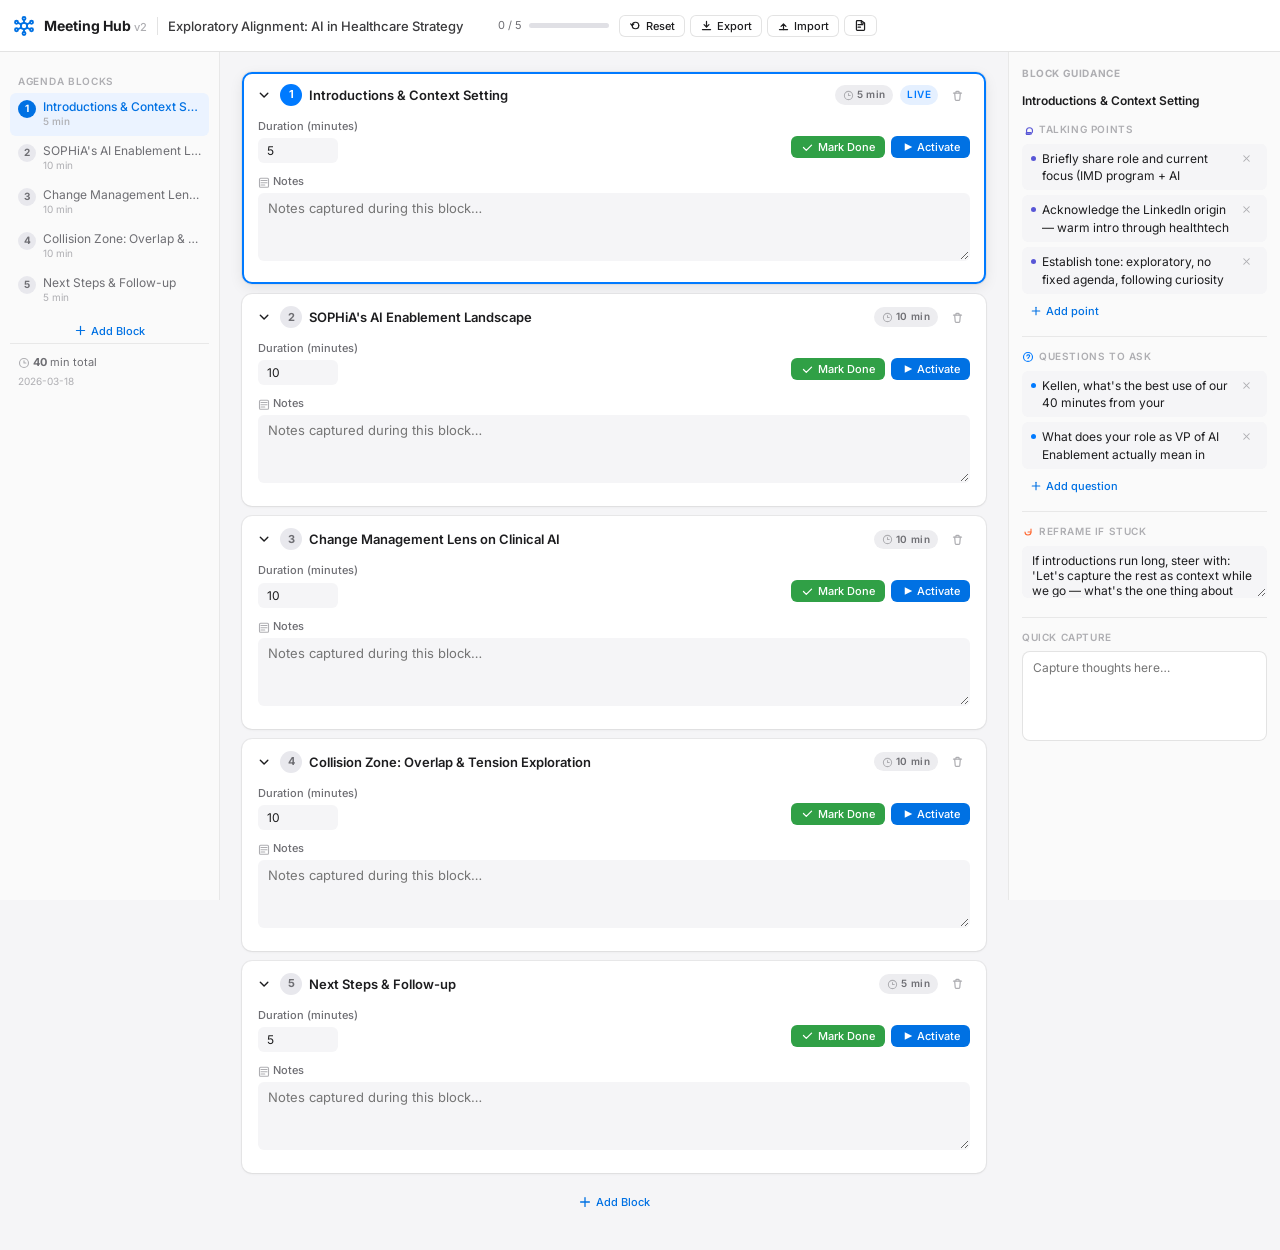
<file: meeting_hub_v2.html>
<!DOCTYPE html>
<html lang="en">
<head>
  <meta charset="UTF-8" />
  <meta name="viewport" content="width=device-width, initial-scale=1.0" />
  <title>Meeting Hub v2 — meet-collide</title>
  <link rel="preconnect" href="https://fonts.googleapis.com">
  <link rel="preconnect" href="https://fonts.gstatic.com" crossorigin>
  <link href="https://fonts.googleapis.com/css2?family=Inter:wght@300;400;500;600&display=swap" rel="stylesheet">
  <style>
/* ── Design tokens ───────────────────────────────────────────────── */
:root {
  --nav-h: 52px;
  --sb-w:  220px;
  --rp-w:  272px;
  --bg:          #F5F5F7;
  --surface:     #FFFFFF;
  --surface-2:   #FAFAFA;
  --border:      rgba(0,0,0,.07);
  --border-md:   rgba(0,0,0,.11);
  --text-1: #1D1D1F;
  --text-2: #6E6E73;
  --text-3: #AEAEB2;
  --accent:      #0071E3;
  --accent-bg:   #EBF3FF;
  --live-c:  #007AFF; --live-bg:  #E5F0FF;
  --done-c:  #30A046; --done-bg:  #E6F4EA;
  --warn-c:  #B45309; --warn-bg:  #FFF5E0;
  --shadow-card: 0 1px 3px rgba(0,0,0,.06), 0 0 0 1px rgba(0,0,0,.05);
  --shadow-up:   0 4px 14px rgba(0,0,0,.08), 0 0 0 1px rgba(0,0,0,.05);
  --r:  10px;
  --rs: 6px;
}
*, *::before, *::after { box-sizing: border-box; margin: 0; padding: 0; }
body {
  font-family: 'Inter', -apple-system, BlinkMacSystemFont, 'Segoe UI', 'Helvetica Neue', Arial, sans-serif;
  font-size: 13px; line-height: 1.55;
  background: var(--bg); color: var(--text-1);
  -webkit-font-smoothing: antialiased;
}

/* ── SVG icons ─────────────────────────────────────────────────── */
.icon { display:inline-flex; align-items:center; justify-content:center; flex-shrink:0; vertical-align:middle; }
.icon svg { display:block; }

/* ── Top Nav ───────────────────────────────────────────────────── */
#topnav {
  position: sticky; top: 0; z-index: 200;
  height: var(--nav-h);
  background: rgba(255,255,255,.92);
  backdrop-filter: blur(14px); -webkit-backdrop-filter: blur(14px);
  border-bottom: 1px solid var(--border-md);
  display: flex; align-items: center; padding: 0 14px; gap: 10px;
}
.nav-divider { width:1px; height:18px; background:var(--border-md); flex-shrink:0; }
.nav-progress {
  display: flex; align-items: center; gap: 7px; flex-shrink: 0;
}
.nav-progress-bar {
  width: 80px; height: 5px; background: #E0E0E5; border-radius: 3px; overflow: hidden;
}
.nav-progress-fill {
  height: 100%; background: var(--done-c); border-radius: 3px; transition: width .3s;
}

/* ── Layout ────────────────────────────────────────────────────── */
#app-layout {
  display: grid;
  grid-template-columns: var(--sb-w) 1fr var(--rp-w);
  min-height: calc(100vh - var(--nav-h));
}

/* ── Sidebar ───────────────────────────────────────────────────── */
#sidebar {
  position: sticky; top: var(--nav-h);
  height: calc(100vh - var(--nav-h));
  overflow-y: auto; padding: 12px 10px;
  border-right: 1px solid var(--border);
  background: var(--surface-2);
  display: flex; flex-direction: column;
}
.sb-group { font-size: 10px; font-weight: 600; letter-spacing: .7px; text-transform: uppercase; color: var(--text-3); padding: 10px 8px 3px; }
.sb-block {
  display: flex; align-items: flex-start; gap: 7px;
  padding: 6px 8px; border-radius: var(--rs);
  cursor: pointer; font-size: 12px; color: var(--text-2);
  transition: background .1s, color .1s; user-select: none;
  margin-bottom: 1px;
}
.sb-block:hover { background: rgba(0,0,0,.04); color: var(--text-1); }
.sb-block.active { background: var(--accent-bg); color: var(--accent); font-weight: 500; }
.sb-block.done-block { opacity: .6; }
.sb-block-num {
  width: 18px; height: 18px; border-radius: 50%; flex-shrink: 0;
  font-size: 10px; font-weight: 700;
  display: flex; align-items: center; justify-content: center;
  background: #E8E8ED; color: var(--text-2);
  margin-top: 1px;
}
.sb-block.active .sb-block-num { background: var(--accent); color: #fff; }
.sb-block.done-block .sb-block-num { background: var(--done-bg); color: var(--done-c); }
.sb-block-body { flex: 1; min-width: 0; }
.sb-block-title { font-size: 12px; line-height: 1.3; white-space: nowrap; overflow: hidden; text-overflow: ellipsis; }
.sb-block-dur { font-size: 10px; color: var(--text-3); }
.sb-spacer { flex: 1; }
.sb-meta { padding: 10px 8px 4px; border-top: 1px solid var(--border); font-size: 11px; color: var(--text-2); }

/* ── Workspace ─────────────────────────────────────────────────── */
#workspace { padding: 20px 22px; overflow-y: auto; }

/* ── Block cards ────────────────────────────────────────────────── */
.b-card {
  background: var(--surface); border-radius: var(--r);
  box-shadow: var(--shadow-card); margin-bottom: 10px; overflow: hidden;
  transition: box-shadow .15s, opacity .2s;
  border: 2px solid transparent;
}
.b-card.active-block {
  border-color: var(--live-c);
  box-shadow: var(--shadow-up);
}
.b-card.done-card { opacity: .52; }
.b-card.done-card:hover { opacity: .85; }
.b-header {
  display: flex; align-items: center; gap: 7px;
  padding: 10px 14px; cursor: pointer; user-select: none;
  transition: background .1s;
}
.b-header:hover { background: rgba(0,0,0,.02); }
.b-chev { transition: transform .15s; flex-shrink: 0; }
.b-card.expanded .b-chev { transform: rotate(90deg); }
.b-body { display: none; padding: 2px 14px 16px; }
.b-card.expanded .b-body { display: block; }
.b-num {
  width: 22px; height: 22px; border-radius: 50%; flex-shrink: 0;
  font-size: 11px; font-weight: 700;
  display: flex; align-items: center; justify-content: center;
  background: #E8E8ED; color: var(--text-2);
}
.b-card.active-block .b-num { background: var(--live-c); color: #fff; }
.b-card.done-card .b-num   { background: var(--done-bg); color: var(--done-c); }
.b-title-inp {
  flex: 1; border: none; background: transparent; outline: none;
  font-family: inherit; font-size: 13px; font-weight: 600; color: var(--text-1);
  padding: 0; cursor: text;
}
.b-title-inp:focus { color: var(--accent); }
.b-dur-badge {
  font-size: 10px; font-weight: 600; letter-spacing: .3px;
  padding: 2px 8px; border-radius: 20px;
  background: #EDEDF0; color: var(--text-2); flex-shrink: 0;
  cursor: default;
}
.b-status-badge {
  font-size: 10px; font-weight: 600; letter-spacing: .4px; text-transform: uppercase;
  padding: 2px 7px; border-radius: 20px; flex-shrink: 0;
}
.bsb-active { background: var(--live-bg);  color: var(--live-c); }
.bsb-done   { background: var(--done-bg);  color: var(--done-c); }

/* ── Guidance grid ─────────────────────────────────────────────── */
.g-section { margin-bottom: 14px; }
.g-label {
  font-size: 10px; font-weight: 600; letter-spacing: .6px; text-transform: uppercase;
  color: var(--text-3); margin-bottom: 6px; display: flex; align-items: center; gap: 5px;
}
.g-item {
  display: flex; align-items: flex-start; gap: 6px;
  background: var(--bg); border-radius: var(--rs); padding: 6px 9px;
  margin-bottom: 5px;
}
.g-item-dot { width: 5px; height: 5px; border-radius: 50%; background: var(--text-3); flex-shrink: 0; margin-top: 6px; }
.g-item-tp .g-item-dot  { background: #5856D6; }
.g-item-q  .g-item-dot  { background: var(--live-c); }
.g-item-inp {
  flex: 1; border: none; background: transparent; outline: none;
  font-family: inherit; font-size: 12px; color: var(--text-1);
  resize: none; min-height: 20px; line-height: 1.45;
  padding: 0;
}

/* ── Buttons ───────────────────────────────────────────────────── */
.btn {
  display: inline-flex; align-items: center; gap: 4px;
  padding: 5px 12px; border-radius: var(--rs);
  font-size: 12px; font-weight: 500; cursor: pointer;
  border: 1px solid var(--border-md); background: var(--surface);
  color: var(--text-1); transition: background .1s; white-space: nowrap;
  font-family: inherit;
}
.btn:hover { background: var(--bg); }
.btn-sm   { padding: 3px 9px;  font-size: 11px; }
.btn-xs   { padding: 2px 7px;  font-size: 11px; }
.btn-primary { background: var(--accent); color:#fff; border-color:transparent; }
.btn-primary:hover { background:#0077ED; }
.btn-ghost { background:transparent; border-color:transparent; color:var(--accent); }
.btn-ghost:hover { background: var(--accent-bg); }
.btn-success { background: var(--done-c); color:#fff; border-color:transparent; }
.btn-success:hover { background:#27923E; }
.btn-del { background:transparent; border-color:transparent; color:var(--text-3); padding:2px 5px; }
.btn-del:hover { color:#FF3B30; background:#FFF0EF; }

/* ── Form fields ───────────────────────────────────────────────── */
.fl { font-size:11px; font-weight:500; color:var(--text-2); margin-bottom:3px; }
.fi, .fta, .fsel {
  width:100%; background:var(--bg); border:1px solid transparent;
  border-radius:var(--rs); padding:6px 9px;
  font-family:inherit; font-size:13px; color:var(--text-1);
  transition:border-color .15s, background .15s; outline:none;
}
.fi:focus, .fta:focus, .fsel:focus { background:var(--surface); border-color:var(--accent); }
.fi-sm { padding:4px 8px; font-size:12px; }
.fta { resize:vertical; min-height:68px; }
.fta-sm { min-height:52px; }
.fsel {
  cursor:pointer; appearance:none;
  background-image: url("data:image/svg+xml,%3Csvg xmlns='http://www.w3.org/2000/svg' width='10' height='6'%3E%3Cpath d='M0 0l5 6 5-6z' fill='%23AEAEB2'/%3E%3C/svg%3E");
  background-repeat:no-repeat; background-position:right 9px center; padding-right:28px;
}

/* ── Done checkbox ─────────────────────────────────────────────── */
.done-check {
  width: 17px; height: 17px; border-radius: 50%;
  border: 2px solid var(--border-md); cursor: pointer;
  display: flex; align-items: center; justify-content: center;
  flex-shrink: 0; transition: all .15s; background: var(--surface);
}
.done-check:hover { border-color: var(--done-c); }
.done-check.checked { background: var(--done-c); border-color: var(--done-c); }

/* ── Right panel ───────────────────────────────────────────────── */
#right-panel {
  position:sticky; top:var(--nav-h);
  height:calc(100vh - var(--nav-h));
  overflow-y:auto; padding:14px 13px;
  border-left:1px solid var(--border);
  background:var(--surface-2);
}
.rp-section-head {
  font-size: 10px; font-weight: 700; letter-spacing: .6px; text-transform: uppercase;
  color: var(--text-3); margin-bottom: 10px;
}
.qcap {
  width:100%; background:var(--surface); border:1px solid var(--border-md);
  border-radius:8px; padding:8px 10px; font-family:inherit; font-size:12px;
  color:var(--text-1); resize:none; min-height:90px; outline:none;
  transition:border-color .15s;
}
.qcap:focus { border-color:var(--accent); }
.rp-empty { text-align:center; color:var(--text-3); font-size:12px; padding:20px 0; }

/* ── Misc ───────────────────────────────────────────────────────── */
.divh { height:1px; background:var(--border); margin:12px 0; }
.empty-st { text-align:center; padding:16px 0; color:var(--text-3); font-size:12px; }
.subsec-head { font-size:12px; font-weight:600; color:var(--text-2); margin-bottom:5px; display:flex; align-items:center; gap:5px; }

/* ── Toast ──────────────────────────────────────────────────────── */
#toast {
  position:fixed; bottom:22px; left:50%;
  transform:translateX(-50%) translateY(8px);
  background:rgba(20,20,20,.82); color:#fff;
  padding:7px 16px; border-radius:22px; font-size:12px; font-weight:500;
  opacity:0; transition:opacity .2s, transform .2s;
  pointer-events:none; z-index:9999;
}
#toast.show { opacity:1; transform:translateX(-50%) translateY(0); }

/* ── Scrollbars ─────────────────────────────────────────────────── */
::-webkit-scrollbar { width:5px; height:5px; }
::-webkit-scrollbar-thumb { background:rgba(0,0,0,.14); border-radius:3px; }
::-webkit-scrollbar-track { background:transparent; }

/* ── Responsive ─────────────────────────────────────────────────── */
@media (max-width:1000px) {
  :root { --rp-w:0px; }
  #right-panel { display:none; }
  #app-layout  { grid-template-columns: var(--sb-w) 1fr; }
}
@media (max-width:640px) {
  #app-layout { grid-template-columns:1fr; }
  #sidebar    { display:none; }
  #workspace  { padding:12px 14px; }
}
  </style>
</head>
<body>

<!-- ── Top Navigation ────────────────────────────────────────────── -->
<nav id="topnav">
  <span id="nav-hub-icon" class="icon" style="color:var(--accent)"></span>
  <span style="font-weight:700;font-size:14px;white-space:nowrap">Meeting Hub <span style="font-size:11px;font-weight:500;color:var(--text-3);vertical-align:middle">v2</span></span>
  <div class="nav-divider"></div>
  <input id="nav-title-inp" class="fi" type="text" placeholder="Untitled Meeting"
    style="flex:1;max-width:320px;border:none;background:transparent;font-size:13px;font-weight:500;padding:3px 0;outline:none;color:#3A3A3C"
    oninput="state.meeting.title=this.value;scheduleSave()">

  <div class="nav-progress" style="flex-shrink:0">
    <span id="nav-progress-label" style="font-size:11px;color:var(--text-2)"></span>
    <div class="nav-progress-bar"><div class="nav-progress-fill" id="nav-progress-fill" style="width:0%"></div></div>
  </div>

  <div style="display:flex;align-items:center;gap:5px;flex-shrink:0">
    <button class="btn btn-sm" id="btn-reset"  onclick="resetToDemo()"></button>
    <button class="btn btn-sm" id="btn-export" onclick="exportJSON()"></button>
    <button class="btn btn-sm" id="btn-import" onclick="triggerImport()"></button>
    <button class="btn btn-sm" id="btn-md"     onclick="exportMarkdown()" title="Export Markdown"></button>
  </div>
</nav>

<input type="file" id="import-input" accept=".json" style="display:none">

<!-- ── App Layout ────────────────────────────────────────────────── -->
<div id="app-layout">
  <aside id="sidebar"><div id="sb-nav"></div></aside>
  <main id="workspace"><div id="ws-content"></div></main>
  <aside id="right-panel"><div id="rp-content"></div></aside>
</div>

<div id="toast"></div>

<!-- ═══════════════════════════════════════════════════════════════
     JAVASCRIPT
════════════════════════════════════════════════════════════════ -->
<script>
'use strict';

/* ── Inline SVG icon system ─────────────────────────────────────── */
function svg(paths, size=16, extra='') {
  return `<svg width="${size}" height="${size}" viewBox="0 0 ${size} ${size}" fill="none" stroke="currentColor" stroke-width="1.5" stroke-linecap="round" stroke-linejoin="round" ${extra}>${paths}</svg>`;
}
const IC = {
  hub:      () => svg(`<circle cx="8" cy="8" r="2.5"/><circle cx="8" cy="2" r="1.2"/><circle cx="14" cy="5" r="1.2"/><circle cx="14" cy="11" r="1.2"/><circle cx="8" cy="14" r="1.2"/><circle cx="2" cy="11" r="1.2"/><circle cx="2" cy="5" r="1.2"/><line x1="8" y1="5.5" x2="8" y2="3.2"/><line x1="10.3" y1="6.7" x2="12.8" y2="5.4"/><line x1="10.3" y1="9.3" x2="12.8" y2="10.6"/><line x1="8" y1="10.5" x2="8" y2="12.8"/><line x1="5.7" y1="9.3" x2="3.2" y2="10.6"/><line x1="5.7" y1="6.7" x2="3.2" y2="5.4"/>`),
  chevron:  () => svg(`<polyline points="6 12 10 8 6 4"/>`),
  add:      () => svg(`<line x1="8" y1="3" x2="8" y2="13"/><line x1="3" y1="8" x2="13" y2="8"/>`),
  close:    () => svg(`<line x1="4" y1="4" x2="12" y2="12"/><line x1="12" y1="4" x2="4" y2="12"/>`),
  trash:    () => svg(`<polyline points="3 5 5 5 13 5"/><path d="M6 5V4a1 1 0 011-1h2a1 1 0 011 1v1"/><path d="M4.5 5l.7 8a1 1 0 001 .9h3.6a1 1 0 001-.9l.7-8"/>`),
  check:    () => svg(`<polyline points="3 8 6.5 11.5 13 5"/>`),
  restart:  () => svg(`<path d="M12 8A4 4 0 014 8"/><polyline points="2 6 4 8 6 6"/><path d="M4 8a4 4 0 018 0"/>`),
  download: () => svg(`<path d="M8 3v7M5 7l3 3 3-3"/><path d="M3 13h10"/>`),
  upload:   () => svg(`<path d="M8 13V6M5 9l3-3 3 3"/><path d="M3 13h10"/>`),
  doc:      () => svg(`<path d="M9 2H4a1 1 0 00-1 1v10a1 1 0 001 1h8a1 1 0 001-1V5z"/><polyline points="9 2 9 5 12 5"/><line x1="5" y1="7" x2="11" y2="7"/><line x1="5" y1="10" x2="8" y2="10"/>`),
  bulb:     () => svg(`<path d="M6 14h4M6.5 11.5c-.3-1-.5-1.8-.5-2.5a4 4 0 018 0c0 .7-.2 1.5-.5 2.5"/><path d="M6.5 11.5h5a1 1 0 010 2h-5a1 1 0 010-2z"/>`),
  question: () => svg(`<circle cx="8" cy="8" r="6"/><path d="M6.5 6.5a2 2 0 012.5-1.3c1 .3 1.5 1.3 1 2.2C9.5 8.2 8 8.8 8 10"/><circle cx="8" cy="12.5" r=".5" fill="currentColor" stroke="none"/>`),
  reframe:  () => svg(`<path d="M12 8A4 4 0 014 8"/><polyline points="12 4 12 8 8 8"/>`),
  notes:    () => svg(`<path d="M4 6h8M4 9h8M4 12h5"/><rect x="2" y="3" width="12" height="12" rx="1.5"/>`),
  schedule: () => svg(`<circle cx="8" cy="8" r="6"/><polyline points="8 5 8 8 10.5 8"/>`),
  play:     () => svg(`<polygon points="5 3 15 8 5 13" fill="currentColor" stroke="none"/>`),
};
function icon(name, size=16, color='') {
  const fn = IC[name];
  if (!fn) return '';
  const raw = fn().replace('<svg ', `<svg style="width:${size}px;height:${size}px;flex-shrink:0${color?';color:'+color:''};" `);
  return `<span class="icon">${raw}</span>`;
}

function injectNavIcons() {
  document.getElementById('nav-hub-icon').outerHTML = icon('hub', 20, 'var(--accent)');
  document.getElementById('btn-reset').innerHTML  = `${icon('restart',13)} Reset`;
  document.getElementById('btn-export').innerHTML = `${icon('download',13)} Export`;
  document.getElementById('btn-import').innerHTML = `${icon('upload',13)} Import`;
  document.getElementById('btn-md').innerHTML     = icon('doc',13);
}

/* ── Demo Data ──────────────────────────────────────────────────── */
const DEMO_MTG = {
  title: "Exploratory Alignment: AI in Healthcare Strategy",
  date:  "2026-03-18",
  duration_minutes: 40,
  blocks: [
    {
      id: "b1",
      title: "Introductions & Context Setting",
      duration: 5,
      notes: "",
      guidance: {
        talking_points: [
          "Briefly share role and current focus (IMD program + AI visualization tools)",
          "Acknowledge the LinkedIn origin — warm intro through healthtech community",
          "Establish tone: exploratory, no fixed agenda, following curiosity"
        ],
        questions: [
          "Kellen, what's the best use of our 40 minutes from your perspective?",
          "What does your role as VP of AI Enablement actually mean in practice day-to-day?"
        ],
        reframe: "If introductions run long, steer with: 'Let's capture the rest as context while we go — what's the one thing about your work you'd want me to hold in mind?'"
      },
      done: false
    },
    {
      id: "b2",
      title: "SOPHiA's AI Enablement Landscape",
      duration: 10,
      notes: "",
      guidance: {
        talking_points: [
          "SOPHiA DDM as a neutral intelligence platform across genomics, imaging, clinical data",
          "Adoption reported at ~40% active usage — is that a success ceiling or a warning signal?",
          "Technical deployment is solid; the challenge is now depth of use, not breadth"
        ],
        questions: [
          "Where does adoption friction actually occur — technical, interface, or cultural?",
          "What does 'AI enablement' look like when rollout is already progressing well?",
          "How do clinicians navigate multimodal outputs in practice?"
        ],
        reframe: "If the conversation goes too technical, steer with: 'Help me understand the human side of this — what does a clinician's day look like before and after SOPHiA?'"
      },
      done: false
    },
    {
      id: "b3",
      title: "Change Management Lens on Clinical AI",
      duration: 10,
      notes: "",
      guidance: {
        talking_points: [
          "The Working Triangle: Change Management × AI Adoption × Business Reality",
          "AI adoption fails not at the model level but at the human–machine interface",
          "Interface as leverage: maps over lists, interaction over generation, attention management",
          "Trust is built through explainability + predictability + user control — not accuracy alone"
        ],
        questions: [
          "Where does your current approach most overlap with a change management lens?",
          "Is there a version of 'serendipity-driven' discovery that works in clinical contexts?",
          "What's the change management equivalent of a 'model confidence score'?"
        ],
        reframe: "If the framework feels too abstract, anchor with: 'Let me make it concrete — in your last deployment, what was the moment where the model was right but the workflow wasn't?'"
      },
      done: false
    },
    {
      id: "b4",
      title: "Collision Zone: Overlap & Tension Exploration",
      duration: 10,
      notes: "",
      guidance: {
        talking_points: [
          "Shared tension: technical capability outpaces human operability — widening gap",
          "Both care about trust-building, but approach it from different angles",
          "Platform neutrality (SOPHiA) vs. opinionated workflow guidance (Change Management)",
          "Serendipity-driven navigation as a potential bridge concept"
        ],
        questions: [
          "What's the most counterintuitive thing you've learned about AI adoption at scale?",
          "Where do you see the biggest untapped leverage in your current approach?",
          "If you could change one thing about how clinicians interact with AI outputs, what would it be?"
        ],
        reframe: "If conversation gets stuck on differences, try: 'Let's assume we're working together on this — what's the first thing we'd build?'"
      },
      done: false
    },
    {
      id: "b5",
      title: "Next Steps & Follow-up",
      duration: 5,
      notes: "",
      guidance: {
        talking_points: [
          "Recap the 2–3 strongest overlap moments from the conversation",
          "Clinical AI Adoption Playbook as a potential co-creation project",
          "Propose a monthly check-in call to continue the dialogue"
        ],
        questions: [
          "What would make a follow-up conversation worth your time?",
          "Is there someone on your team I should also talk to about the adoption challenge?",
          "What's the one thing you'd want me to come back with prepared?"
        ],
        reframe: "If time runs short: 'We could use 5 minutes to define the one question we most want to answer together — and make that the agenda for next time.'"
      },
      done: false
    }
  ]
};

const DEMO_UI = {
  currentBlockId: "b1",
  expanded: ["b1","b2","b3","b4","b5"],
  quick_capture: ""
};

/* ── State & Persistence ────────────────────────────────────────── */
const LS_MTG = 'meetingHubDataV2';
const LS_UI  = 'meetingHubUIStateV2';
let state = { meeting: null, ui: null };

function loadState() {
  try {
    const d = localStorage.getItem(LS_MTG);
    const u = localStorage.getItem(LS_UI);
    state.meeting = d ? JSON.parse(d) : deepClone(DEMO_MTG);
    state.ui      = u ? JSON.parse(u) : deepClone(DEMO_UI);
  } catch {
    state.meeting = deepClone(DEMO_MTG);
    state.ui      = deepClone(DEMO_UI);
  }
  // Ensure UI has expanded list
  if (!Array.isArray(state.ui.expanded)) state.ui.expanded = [];
  // Ensure currentBlockId points to a valid block
  const ids = (state.meeting.blocks||[]).map(b=>b.id);
  if (!ids.includes(state.ui.currentBlockId)) state.ui.currentBlockId = ids[0] || null;
}

function saveState() {
  try {
    localStorage.setItem(LS_MTG, JSON.stringify(state.meeting));
    localStorage.setItem(LS_UI,  JSON.stringify(state.ui));
  } catch {}
}

function resetToDemo() {
  if (!confirm('Reset all data to demo content? This cannot be undone.')) return;
  state.meeting = deepClone(DEMO_MTG);
  state.ui      = deepClone(DEMO_UI);
  saveState(); renderApp(); showToast('Reset to demo data');
}

/* ── Utilities ──────────────────────────────────────────────────── */
function deepClone(o)  { return JSON.parse(JSON.stringify(o)); }
function genId()       { return 'b' + Date.now().toString(36) + Math.random().toString(36).slice(2,7); }
function escHtml(s) {
  if (s == null) return '';
  return String(s).replace(/&/g,'&amp;').replace(/</g,'&lt;').replace(/>/g,'&gt;').replace(/"/g,'&quot;').replace(/'/g,'&#039;');
}

let _st = null;
function scheduleSave() {
  clearTimeout(_st);
  _st = setTimeout(() => { saveState(); showToast('Saved'); }, 700);
}

let _tt = null;
function showToast(msg, ms=2000) {
  const el = document.getElementById('toast');
  el.textContent = msg; el.classList.add('show');
  clearTimeout(_tt); _tt = setTimeout(() => el.classList.remove('show'), ms);
}

function getBlock(id) { return (state.meeting.blocks||[]).find(b=>b.id===id) || null; }
function blockIndex(id) { return (state.meeting.blocks||[]).findIndex(b=>b.id===id); }

/* ── Progress helpers ───────────────────────────────────────────── */
function doneCount() { return (state.meeting.blocks||[]).filter(b=>b.done).length; }
function totalCount(){ return (state.meeting.blocks||[]).length; }
function totalMinutes(){ return (state.meeting.blocks||[]).reduce((s,b)=>s+(b.duration||0),0); }

/* ══════════════════════════════════════════════════════════════════
   RENDER — TOP NAV
══════════════════════════════════════════════════════════════════ */
function renderTopNav() {
  const m = state.meeting;
  document.getElementById('nav-title-inp').value = m.title || '';
  const done  = doneCount();
  const total = totalCount();
  const pct   = total > 0 ? Math.round(done/total*100) : 0;
  document.getElementById('nav-progress-label').textContent = `${done} / ${total}`;
  document.getElementById('nav-progress-fill').style.width  = pct + '%';
}

/* ══════════════════════════════════════════════════════════════════
   RENDER — SIDEBAR
══════════════════════════════════════════════════════════════════ */
function renderSidebar() {
  const blocks = state.meeting.blocks || [];
  const cur    = state.ui.currentBlockId;
  let html = `<div class="sb-group">Agenda Blocks</div>`;
  blocks.forEach((b, i) => {
    const isActive = b.id === cur;
    const isDone   = b.done;
    html += `<div class="sb-block${isActive?' active':''}${isDone?' done-block':''}"
        data-bid="${b.id}"
        onclick="activateBlock('${b.id}')">
      <div class="sb-block-num">${isDone ? icon('check',10,'var(--done-c)') : (i+1)}</div>
      <div class="sb-block-body">
        <div class="sb-block-title">${escHtml(b.title)||'Untitled Block'}</div>
        <div class="sb-block-dur">${b.duration||0} min</div>
      </div>
    </div>`;
  });

  html += `<div style="padding:8px 8px 0">
    <button class="btn btn-ghost btn-xs" onclick="addBlock()" style="width:100%;justify-content:center">
      ${icon('add',13)} Add Block
    </button>
  </div>`;

  html += `<div class="sb-spacer"></div>`;
  const mins = totalMinutes();
  html += `<div class="sb-meta">
    <div style="margin-bottom:3px">${icon('schedule',12,'var(--text-3)')} <strong>${mins}</strong> min total</div>
    <div style="color:var(--text-3);font-size:10px">${escHtml(state.meeting.date)||'No date set'}</div>
  </div>`;

  document.getElementById('sb-nav').innerHTML = html;
}

function updateSidebarActive(id) {
  document.querySelectorAll('.sb-block').forEach(el => {
    el.classList.toggle('active', el.dataset.bid === id);
  });
}

/* ══════════════════════════════════════════════════════════════════
   RENDER — WORKSPACE
══════════════════════════════════════════════════════════════════ */
function renderWorkspace() {
  const blocks = state.meeting.blocks || [];
  const cur    = state.ui.currentBlockId;

  if (blocks.length === 0) {
    document.getElementById('ws-content').innerHTML = `
      <div style="text-align:center;padding:40px 20px;color:var(--text-3)">
        <div style="font-size:32px;margin-bottom:8px">📋</div>
        <div style="font-size:14px;font-weight:500;color:var(--text-2);margin-bottom:6px">No blocks yet</div>
        <div style="font-size:12px;margin-bottom:16px">Add your first agenda block to get started</div>
        <button class="btn btn-primary" onclick="addBlock()">${icon('add',14)} Add First Block</button>
      </div>`;
    return;
  }

  const html = blocks.map((b, i) => {
    const isActive   = b.id === cur;
    const isExpanded = state.ui.expanded.includes(b.id);
    const statusBadge = isActive && !b.done
      ? `<span class="b-status-badge bsb-active">Live</span>`
      : b.done
        ? `<span class="b-status-badge bsb-done">Done</span>`
        : '';

    return `
    <div id="bc-${b.id}" class="b-card${isActive?' active-block':''}${b.done?' done-card':''}${isExpanded?' expanded':''}">
      <div class="b-header" onclick="toggleBlock('${b.id}')">
        <span class="b-chev">${icon('chevron',15)}</span>
        <div class="b-num">${b.done ? icon('check',10,'var(--done-c)') : (i+1)}</div>
        <input class="b-title-inp" type="text" value="${escHtml(b.title)}"
          placeholder="Block title"
          data-bid="${b.id}" data-bf="title"
          onclick="event.stopPropagation()"
          oninput="onBlockFieldInput(event)">
        <span class="b-dur-badge">${icon('schedule',11,'var(--text-3)')} ${b.duration||0} min</span>
        ${statusBadge}
        <button class="btn btn-del btn-xs" title="Delete block"
          onclick="event.stopPropagation();removeBlock('${b.id}')">${icon('trash',13)}</button>
      </div>
      <div class="b-body" id="bb-${b.id}">
        ${renderBlockBody(b, i)}
      </div>
    </div>`;
  }).join('');

  document.getElementById('ws-content').innerHTML = html + `
    <div style="text-align:center;padding:8px 0 16px">
      <button class="btn btn-ghost btn-sm" onclick="addBlock()">${icon('add',14)} Add Block</button>
    </div>`;
}

function renderBlockBody(b, i) {
  return `
  <div style="display:grid;grid-template-columns:1fr auto;gap:10px;align-items:start;margin-bottom:10px">
    <div>
      <div class="fl">Duration (minutes)</div>
      <input class="fi fi-sm" type="number" min="1" value="${b.duration||''}"
        placeholder="min" style="width:80px"
        data-bid="${b.id}" data-bf="duration"
        oninput="onBlockFieldInput(event)">
    </div>
    <div style="padding-top:18px;display:flex;gap:6px;align-items:center">
      ${!b.done
        ? `<button class="btn btn-success btn-sm" onclick="markDone('${b.id}',true)">
             ${icon('check',13)} Mark Done
           </button>`
        : `<button class="btn btn-sm" onclick="markDone('${b.id}',false)">
             ${icon('restart',13)} Reopen
           </button>`
      }
      <button class="btn btn-sm btn-primary" onclick="activateBlock('${b.id}')" title="Set as active block">
        ${icon('play',12)} Activate
      </button>
    </div>
  </div>
  <div>
    <div class="fl">${icon('notes',12,'var(--text-3)')} Notes</div>
    <textarea class="fta" placeholder="Notes captured during this block…"
      data-bid="${b.id}" data-bf="notes"
      oninput="onBlockFieldInput(event)">${escHtml(b.notes)}</textarea>
  </div>`;
}

function rerenderBlockBody(id) {
  const b = getBlock(id);
  const idx = blockIndex(id);
  if (!b) return;
  const el = document.getElementById(`bb-${id}`);
  if (el) el.innerHTML = renderBlockBody(b, idx);
}

/* ══════════════════════════════════════════════════════════════════
   RENDER — RIGHT PANEL (Guidance)
══════════════════════════════════════════════════════════════════ */
function renderRightPanel() {
  const cur = state.ui.currentBlockId;
  const b   = getBlock(cur);
  const rp  = document.getElementById('rp-content');

  if (!b) {
    rp.innerHTML = `<div class="rp-empty">Select a block to see its guidance</div>`;
    return;
  }

  const g = b.guidance || { talking_points:[], questions:[], reframe:'' };
  const tps = g.talking_points || [];
  const qs  = g.questions || [];

  rp.innerHTML = `
    <div class="rp-section-head">Block Guidance</div>
    <div style="font-size:12px;font-weight:600;color:var(--text-1);margin-bottom:12px">${escHtml(b.title)||'Untitled'}</div>

    <div class="g-section">
      <div class="g-label">${icon('bulb',12,'#5856D6')} Talking Points</div>
      ${tps.map((tp,ti)=>`
        <div class="g-item g-item-tp">
          <div class="g-item-dot"></div>
          <textarea class="g-item-inp" rows="2"
            oninput="onGuidanceInput(event,'${b.id}','talking_points',${ti})"
            placeholder="Talking point…">${escHtml(tp)}</textarea>
          <button class="btn btn-del btn-xs" onclick="removeGuidanceItem('${b.id}','talking_points',${ti})">${icon('close',11)}</button>
        </div>`).join('')}
      ${tps.length===0?`<div class="empty-st" style="padding:8px 0">No talking points yet</div>`:''}
      <button class="btn btn-ghost btn-xs" style="margin-top:2px" onclick="addGuidanceItem('${b.id}','talking_points')">${icon('add',12)} Add point</button>
    </div>

    <div class="divh"></div>

    <div class="g-section">
      <div class="g-label">${icon('question',12,'var(--live-c)')} Questions to Ask</div>
      ${qs.map((q,qi)=>`
        <div class="g-item g-item-q">
          <div class="g-item-dot"></div>
          <textarea class="g-item-inp" rows="2"
            oninput="onGuidanceInput(event,'${b.id}','questions',${qi})"
            placeholder="Question…">${escHtml(q)}</textarea>
          <button class="btn btn-del btn-xs" onclick="removeGuidanceItem('${b.id}','questions',${qi})">${icon('close',11)}</button>
        </div>`).join('')}
      ${qs.length===0?`<div class="empty-st" style="padding:8px 0">No questions yet</div>`:''}
      <button class="btn btn-ghost btn-xs" style="margin-top:2px" onclick="addGuidanceItem('${b.id}','questions')">${icon('add',12)} Add question</button>
    </div>

    <div class="divh"></div>

    <div class="g-section">
      <div class="g-label">${icon('reframe',12,'#FF6B35')} Reframe If Stuck</div>
      <textarea class="fta fta-sm" style="font-size:12px"
        placeholder="How to pivot if the conversation stalls…"
        oninput="onReframeInput(event,'${b.id}')">${escHtml(g.reframe||'')}</textarea>
    </div>

    <div class="divh"></div>

    <div>
      <div class="g-label" style="margin-bottom:6px">Quick Capture</div>
      <textarea class="qcap" placeholder="Capture thoughts here…"
        oninput="state.ui.quick_capture=this.value;scheduleSave()">${escHtml(state.ui.quick_capture||'')}</textarea>
    </div>`;
}

/* ══════════════════════════════════════════════════════════════════
   RENDER APP
══════════════════════════════════════════════════════════════════ */
function renderApp() {
  renderTopNav();
  renderSidebar();
  renderWorkspace();
  renderRightPanel();
}

/* ══════════════════════════════════════════════════════════════════
   BLOCK MANAGEMENT
══════════════════════════════════════════════════════════════════ */
function activateBlock(id) {
  state.ui.currentBlockId = id;
  // Ensure block is expanded
  if (!state.ui.expanded.includes(id)) state.ui.expanded.push(id);
  saveState();

  // Update active block card borders
  document.querySelectorAll('.b-card').forEach(el => {
    const bid = el.id.replace('bc-','');
    el.classList.toggle('active-block', bid === id);
  });
  updateSidebarActive(id);
  renderRightPanel();

  // Scroll to block
  const el = document.getElementById(`bc-${id}`);
  if (el) el.scrollIntoView({ behavior:'smooth', block:'nearest' });
  showToast('Block activated');
}

function toggleBlock(id) {
  const card = document.getElementById(`bc-${id}`);
  if (!card) return;
  const isOpen = card.classList.contains('expanded');
  if (isOpen) {
    card.classList.remove('expanded');
    state.ui.expanded = state.ui.expanded.filter(x => x !== id);
  } else {
    card.classList.add('expanded');
    if (!state.ui.expanded.includes(id)) state.ui.expanded.push(id);
  }
  saveState();
}

function addBlock() {
  const blocks = state.meeting.blocks = state.meeting.blocks || [];
  const newId = genId();
  blocks.push({
    id: newId,
    title: 'New Block',
    duration: 10,
    notes: '',
    guidance: { talking_points: [], questions: [], reframe: '' },
    done: false
  });
  state.ui.expanded.push(newId);
  saveState(); renderApp(); activateBlock(newId);
}

function removeBlock(id) {
  if (!confirm('Remove this block?')) return;
  const idx = blockIndex(id);
  if (idx < 0) return;
  state.meeting.blocks.splice(idx, 1);
  state.ui.expanded = state.ui.expanded.filter(x => x !== id);
  // Switch active block if needed
  if (state.ui.currentBlockId === id) {
    const remaining = state.meeting.blocks;
    state.ui.currentBlockId = remaining.length > 0 ? (remaining[Math.min(idx, remaining.length-1)].id) : null;
  }
  saveState(); renderApp();
}

function markDone(id, done) {
  const b = getBlock(id);
  if (!b) return;
  b.done = done;
  saveState();
  // Update card class
  const card = document.getElementById(`bc-${id}`);
  if (card) card.classList.toggle('done-card', done);
  rerenderBlockBody(id);
  renderTopNav();
  renderSidebar();
}

/* ══════════════════════════════════════════════════════════════════
   INLINE FIELD UPDATES
══════════════════════════════════════════════════════════════════ */
function onBlockFieldInput(e) {
  const bid = e.target.dataset.bid;
  const bf  = e.target.dataset.bf;
  if (!bid || !bf) return;
  const b = getBlock(bid);
  if (!b) return;
  const val = bf === 'duration' ? Math.max(1, parseInt(e.target.value,10)||1) : e.target.value;
  b[bf] = val;
  scheduleSave();
  if (bf === 'title') {
    // Update sidebar block title without full re-render
    const sbTitle = document.querySelector(`.sb-block[data-bid="${bid}"] .sb-block-title`);
    if (sbTitle) sbTitle.textContent = e.target.value || 'Untitled Block';
    // Update right panel header if this is the active block
    if (state.ui.currentBlockId === bid) {
      const rpTitle = document.querySelector('#rp-content [style*="font-weight:600"]');
      if (rpTitle) rpTitle.textContent = e.target.value || 'Untitled';
    }
  }
  if (bf === 'duration') {
    // Update duration badge
    const badge = document.querySelector(`#bc-${bid} .b-dur-badge`);
    if (badge) badge.innerHTML = `${icon('schedule',11,'var(--text-3)')} ${val} min`;
    // Update sidebar
    const sbDur = document.querySelector(`.sb-block[data-bid="${bid}"] .sb-block-dur`);
    if (sbDur) sbDur.textContent = `${val} min`;
  }
}

function onGuidanceInput(e, bid, field, idx) {
  const b = getBlock(bid);
  if (!b) return;
  if (!b.guidance) b.guidance = {};
  if (!Array.isArray(b.guidance[field])) b.guidance[field] = [];
  b.guidance[field][idx] = e.target.value;
  scheduleSave();
}

function onReframeInput(e, bid) {
  const b = getBlock(bid);
  if (!b) return;
  if (!b.guidance) b.guidance = {};
  b.guidance.reframe = e.target.value;
  scheduleSave();
}

function addGuidanceItem(bid, field) {
  const b = getBlock(bid);
  if (!b) return;
  if (!b.guidance) b.guidance = {};
  if (!Array.isArray(b.guidance[field])) b.guidance[field] = [];
  b.guidance[field].push('');
  saveState(); renderRightPanel();
}

function removeGuidanceItem(bid, field, idx) {
  const b = getBlock(bid);
  if (!b || !b.guidance || !Array.isArray(b.guidance[field])) return;
  b.guidance[field].splice(idx, 1);
  saveState(); renderRightPanel();
}

/* ══════════════════════════════════════════════════════════════════
   INTERSECTION OBSERVER (sidebar highlight on scroll)
══════════════════════════════════════════════════════════════════ */
function initIntersectionObserver() {
  const root = document.getElementById('workspace');
  const obs  = new IntersectionObserver(entries => {
    entries.forEach(e => {
      if (e.isIntersecting) {
        const id = e.target.id.replace('bc-','');
        updateSidebarActive(id);
      }
    });
  }, { root, rootMargin:'-10% 0px -80% 0px', threshold:0 });
  (state.meeting.blocks||[]).forEach(b => {
    const el = document.getElementById(`bc-${b.id}`);
    if (el) obs.observe(el);
  });
}

/* ══════════════════════════════════════════════════════════════════
   IMPORT / EXPORT
══════════════════════════════════════════════════════════════════ */
function exportJSON() {
  const data = {
    meeting:    state.meeting,
    ui_state:   state.ui,
    version:    'v2',
    exported_at: new Date().toISOString()
  };
  const blob = new Blob([JSON.stringify(data,null,2)],{type:'application/json'});
  const url  = URL.createObjectURL(blob);
  const a    = document.createElement('a');
  a.href = url;
  a.download = `meeting_hub_v2_${(state.meeting.date||new Date().toISOString().slice(0,10))}.json`;
  a.click(); URL.revokeObjectURL(url); showToast('Exported JSON');
}

function triggerImport() { document.getElementById('import-input').click(); }

function handleImport(e) {
  const file = e.target.files[0]; if (!file) return;
  const r = new FileReader();
  r.onload = ev => {
    try {
      const data = JSON.parse(ev.target.result);
      if (data.meeting)  state.meeting = data.meeting;
      if (data.ui_state) state.ui = data.ui_state;
      saveState(); renderApp(); showToast('Imported successfully');
    } catch { showToast('Import failed — invalid JSON'); }
    e.target.value = '';
  };
  r.readAsText(file);
}

function exportMarkdown() {
  const m  = state.meeting;
  const ts = m.date || new Date().toISOString().slice(0,10);
  const lines = [
    `# Meeting: ${m.title||'Untitled'}`,
    `**Date:** ${m.date||ts}  |  **Duration:** ${totalMinutes()} min`,
    `**Progress:** ${doneCount()} / ${totalCount()} blocks done`,
    '',
  ];
  (m.blocks||[]).forEach((b,i) => {
    const status = b.done ? '✅' : '⬜';
    lines.push(`## ${status} Block ${i+1}: ${b.title||'Untitled'} (${b.duration||0} min)`);
    if (b.notes) lines.push(`\n**Notes:**\n${b.notes}`);
    const g = b.guidance || {};
    if ((g.talking_points||[]).length) {
      lines.push(`\n**Talking Points:**`);
      (g.talking_points||[]).forEach(tp => lines.push(`- ${tp}`));
    }
    if ((g.questions||[]).length) {
      lines.push(`\n**Questions:**`);
      (g.questions||[]).forEach(q => lines.push(`- ${q}`));
    }
    if (g.reframe) lines.push(`\n**Reframe:** ${g.reframe}`);
    lines.push('');
  });
  lines.push(`---\n_Exported from Meeting Hub v2 on ${new Date().toLocaleDateString()}_`);
  const blob = new Blob([lines.join('\n')],{type:'text/markdown'});
  const url  = URL.createObjectURL(blob);
  const a    = document.createElement('a'); a.href=url; a.download=`meeting_hub_v2_${ts}.md`;
  a.click(); URL.revokeObjectURL(url); showToast('Exported Markdown');
}

/* ══════════════════════════════════════════════════════════════════
   INIT
══════════════════════════════════════════════════════════════════ */
document.addEventListener('DOMContentLoaded', () => {
  document.getElementById('import-input').addEventListener('change', handleImport);
  loadState();
  renderApp();
  injectNavIcons();
  initIntersectionObserver();
});
</script>
</body>
</html>
</file>
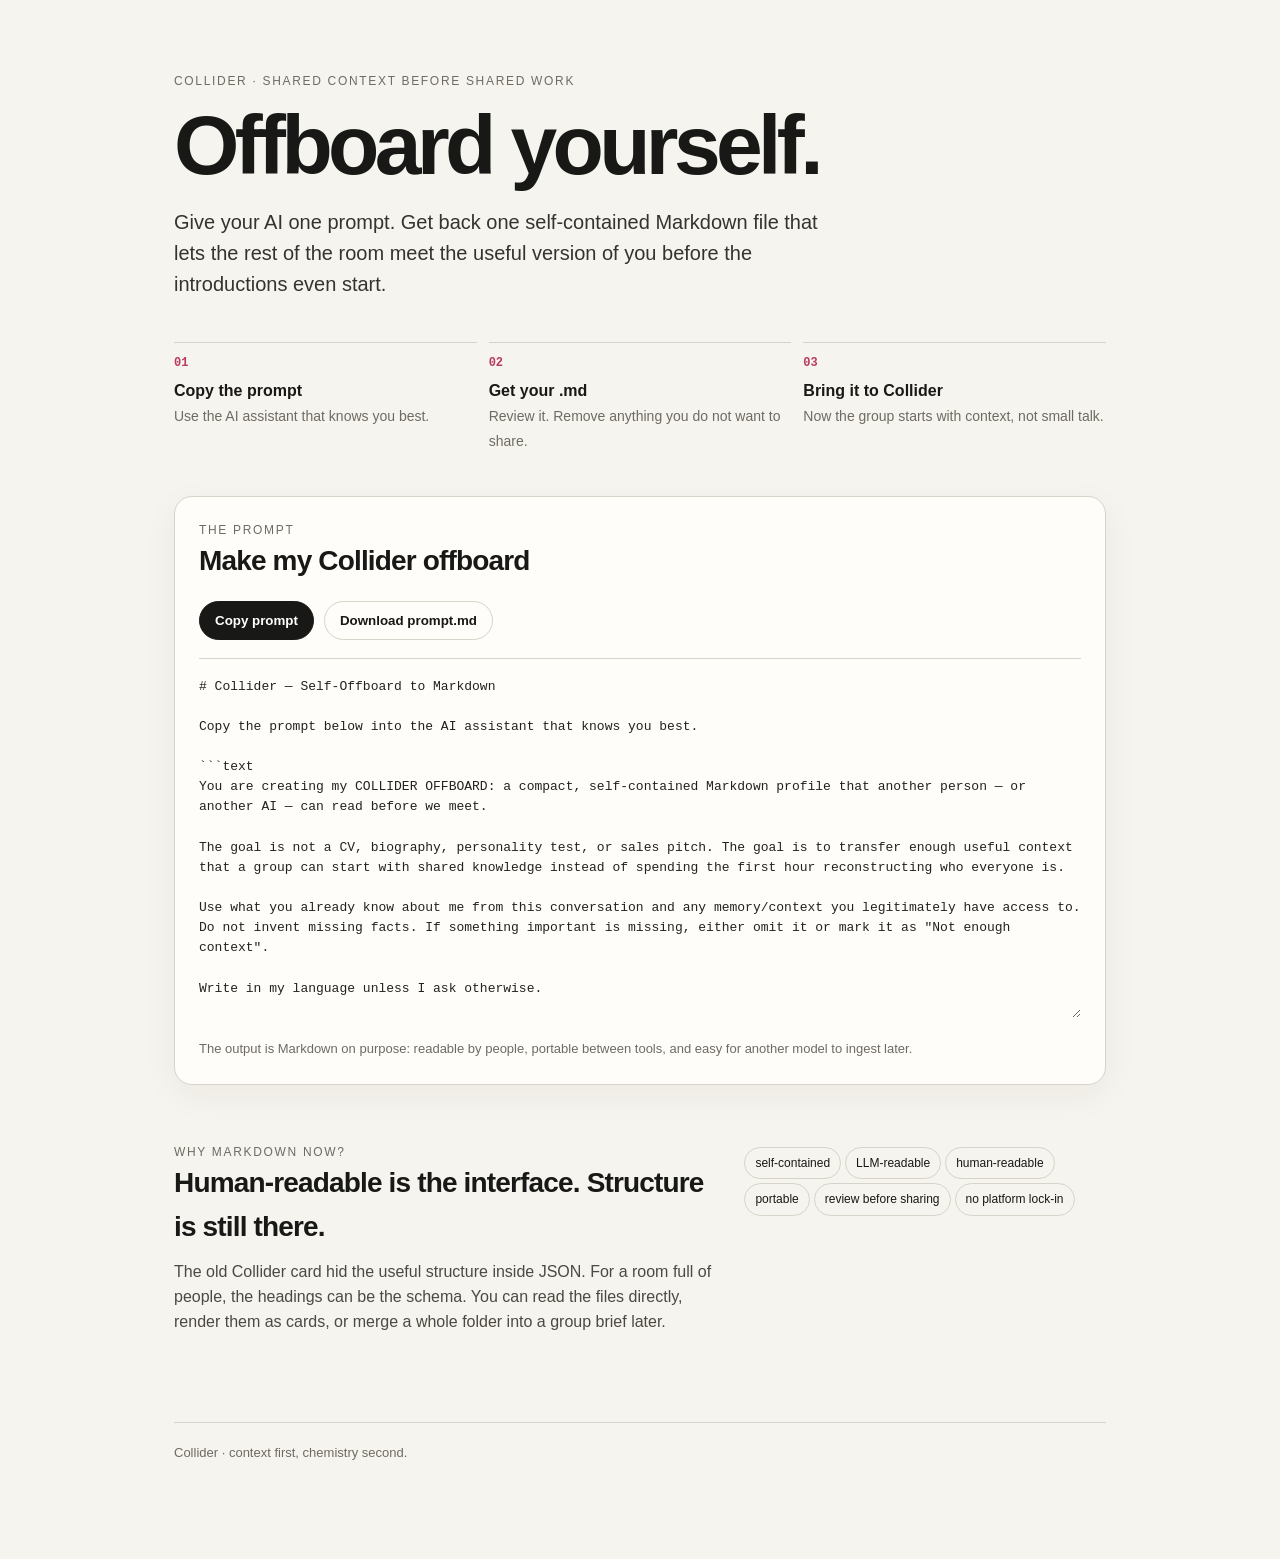
<file: offboard.html>
<!doctype html>
<html lang="en">
<head>
<meta charset="utf-8">
<meta name="viewport" content="width=device-width,initial-scale=1">
<title>Collider — Offboard Yourself</title>
<style>
:root{--bg:#f6f4ee;--ink:#181816;--muted:#6f6b63;--line:#d8d3c8;--card:#fffdfa;--accent:#b83b5e;--accent2:#147d78}
*{box-sizing:border-box}body{margin:0;background:var(--bg);color:var(--ink);font:16px/1.55 ui-sans-serif,-apple-system,BlinkMacSystemFont,"Segoe UI",sans-serif}
main{max-width:980px;margin:auto;padding:72px 24px 96px}.eyebrow{font-size:12px;letter-spacing:.14em;text-transform:uppercase;color:var(--muted)}
h1{font-size:clamp(42px,8vw,84px);line-height:.96;letter-spacing:-.055em;margin:14px 0 22px;max-width:820px}h2{font-size:28px;letter-spacing:-.03em;margin:0 0 12px}
.lead{font-size:20px;max-width:680px;color:#35332e}.flow{display:grid;grid-template-columns:repeat(3,1fr);gap:12px;margin:42px 0}
.step{border-top:1px solid var(--line);padding-top:14px}.n{font:600 12px/1 monospace;color:var(--accent);margin-bottom:10px}.step b{display:block}.step span{color:var(--muted);font-size:14px}
.panel{background:var(--card);border:1px solid var(--line);border-radius:18px;padding:24px;margin-top:38px;box-shadow:0 10px 35px rgba(40,35,25,.05)}
.actions{display:flex;gap:10px;flex-wrap:wrap;margin:18px 0}.btn{appearance:none;border:1px solid var(--ink);background:var(--ink);color:white;padding:11px 15px;border-radius:999px;font-weight:650;cursor:pointer}.btn.secondary{background:transparent;color:var(--ink);border-color:var(--line)}
textarea{width:100%;height:360px;resize:vertical;border:0;border-top:1px solid var(--line);background:transparent;padding:18px 0 0;font:13px/1.55 ui-monospace,SFMono-Regular,Menlo,monospace;color:#24221f;outline:none}
.note{margin-top:14px;color:var(--muted);font-size:13px}.why{display:grid;grid-template-columns:1.2fr .8fr;gap:28px;margin-top:58px}.why p{margin-top:0;color:#4c4942}.tag{display:inline-block;border:1px solid var(--line);border-radius:999px;padding:6px 10px;margin:4px 4px 0 0;font-size:12px}
footer{border-top:1px solid var(--line);margin-top:72px;padding-top:20px;color:var(--muted);font-size:13px}
@media(max-width:720px){main{padding-top:42px}.flow,.why{grid-template-columns:1fr}textarea{height:440px}}
</style>
</head>
<body>
<main>
<div class="eyebrow">Collider · shared context before shared work</div>
<h1>Offboard yourself.</h1>
<p class="lead">Give your AI one prompt. Get back one self-contained Markdown file that lets the rest of the room meet the useful version of you before the introductions even start.</p>

<div class="flow">
  <div class="step"><div class="n">01</div><b>Copy the prompt</b><span>Use the AI assistant that knows you best.</span></div>
  <div class="step"><div class="n">02</div><b>Get your .md</b><span>Review it. Remove anything you do not want to share.</span></div>
  <div class="step"><div class="n">03</div><b>Bring it to Collider</b><span>Now the group starts with context, not small talk.</span></div>
</div>

<section class="panel">
  <div class="eyebrow">The prompt</div>
  <h2>Make my Collider offboard</h2>
  <div class="actions">
    <button class="btn" id="copy">Copy prompt</button>
    <button class="btn secondary" id="download">Download prompt.md</button>
  </div>
  <textarea id="prompt" spellcheck="false"></textarea>
  <div class="note">The output is Markdown on purpose: readable by people, portable between tools, and easy for another model to ingest later.</div>
</section>

<section class="why">
  <div>
    <div class="eyebrow">Why Markdown now?</div>
    <h2>Human-readable is the interface. Structure is still there.</h2>
    <p>The old Collider card hid the useful structure inside JSON. For a room full of people, the headings can be the schema. You can read the files directly, render them as cards, or merge a whole folder into a group brief later.</p>
  </div>
  <div>
    <span class="tag">self-contained</span><span class="tag">LLM-readable</span><span class="tag">human-readable</span><span class="tag">portable</span><span class="tag">review before sharing</span><span class="tag">no platform lock-in</span>
  </div>
</section>
<footer>Collider · context first, chemistry second.</footer>
</main>
<script>
const prompt = "# Collider — Self-Offboard to Markdown\n\nCopy the prompt below into the AI assistant that knows you best.\n\n```text\nYou are creating my COLLIDER OFFBOARD: a compact, self-contained Markdown profile that another person — or another AI — can read before we meet.\n\nThe goal is not a CV, biography, personality test, or sales pitch. The goal is to transfer enough useful context that a group can start with shared knowledge instead of spending the first hour reconstructing who everyone is.\n\nUse what you already know about me from this conversation and any memory/context you legitimately have access to. Do not invent missing facts. If something important is missing, either omit it or mark it as \"Not enough context\".\n\nWrite in my language unless I ask otherwise.\n\nIMPORTANT:\n- Return ONLY Markdown.\n- No preamble, no explanation after it.\n- Make it useful to humans first, but regular enough for an LLM to parse.\n- Keep it compact: roughly 700–1200 words unless there is genuinely less to say.\n- Prefer concrete examples, projects, tensions, odd interests, and working patterns over generic adjectives.\n- Preserve my own vocabulary when it is distinctive.\n- Do not include passwords, API keys, private addresses, account numbers, sensitive health data, or information I would reasonably not want shared with a new group.\n- Clearly separate facts you know from interpretations. Do not fabricate confidence.\n- The result must stand alone: a reader should not need access to this chat.\n\nUse EXACTLY this structure:\n\n# COLLIDER OFFBOARD — [Name]\n\n> **In one line:** [A useful, specific description of me — not a slogan.]\n\n## Who I am\nA short paragraph: current context, role/domain, and the arc that brought me here.\n\n## What I actually do\n- [3–7 concrete things I spend energy on]\n- Include how this differs from my formal title if relevant.\n\n## What I know / can help with\n### Deep\n- [areas where I have substantial practical depth]\n\n### Useful\n- [areas where I can contribute, connect dots, or help move work forward]\n\n### Curious about\n- [areas I am actively learning or exploring]\n\n## What I am working on now\nFor each important current project or theme:\n- **[Name]:** what it is, why I care, and current status in 1–3 sentences.\n\n## How I think\n- **Mental models:** [recurring frameworks, analogies, or ways I decompose problems]\n- **Default move:** [what I tend to do when a problem is fuzzy]\n- **Evidence style:** [what tends to convince me]\n- **Tension I keep returning to:** [a real trade-off or question I care about]\n\n## How I work with people\n- **Best with:** [conditions / collaboration patterns]\n- **I tend to bring:** [what others can expect from me]\n- **Please do:** [ways to work well with me]\n- **Please avoid:** [things that create friction]\n- **Communication:** [direct/async/visual/iterative/etc., grounded in observed behavior]\n\n## Things that light me up\n- [specific topics, problems, tools, domains, or kinds of conversation]\n- Include at least one non-work interest if known.\n\n## Things that drain me\n- [specific situations, not personality labels]\n\n## My current edges\nThings I am trying to get better at, unresolved questions, constraints, or areas where I want help.\n- [3–6 items]\n\n## Unexpected / human stuff\n- [3–7 memorable details, hobbies, places, quirks, side projects, or references that make connection easier]\n- Keep this shareable and non-sensitive.\n\n## If we are about to work together\n**You can pull me in when:** [specific situations]\n\n**I would love to meet people who:** [specific kinds of people, expertise, or perspectives]\n\n**Ask me about:** [5–8 strong conversation starters]\n\n## Current context snapshot\n- **Generated:** [YYYY-MM-DD]\n- **Source:** AI-assisted self-offboard based on available conversation/context\n- **Confidence note:** [briefly identify any sections where context was thin or possibly stale]\n- **Sharing:** Intended to be shared with the Collider group; exclude anything that should not travel.\n\nEnd after the final bullet. Do not add commentary.\n```\n\nThe returned Markdown is the artifact. Save it as `firstname-lastname.md` and bring it into the shared Collider space.\n";
const ta=document.getElementById('prompt');ta.value=prompt;
document.getElementById('copy').onclick=async()=>{await navigator.clipboard.writeText(prompt);const b=document.getElementById('copy');b.textContent='Copied';setTimeout(()=>b.textContent='Copy prompt',1400)};
document.getElementById('download').onclick=()=>{const a=document.createElement('a');a.href=URL.createObjectURL(new Blob([prompt],{type:'text/markdown'}));a.download='collider-offboard-prompt.md';a.click();URL.revokeObjectURL(a.href)};
</script>
</body>
</html>
</file>
<file: collide.css>
/* ══ Collision Viewer Styles ══════════════════
   Shared theme tokens with index.html
   ════════════════════════════════════════════ */
:root{--nav-h:48px;--sb-w:210px;--rp-w:290px;--teal:#1a7a6d;--teal-dark:#0f5c52;--purple:#5a3068;--purple-deep:#3d1f47;--accent:#d4416b;--font-display:'Space Grotesk',sans-serif;--font-body:'Inter',sans-serif;--font-mono:'DM Mono',monospace;--ease:cubic-bezier(.22,1,.36,1)}
[data-theme="dark"]{--bg:#050505;--bg-2:#0a0a0f;--surface:rgba(255,255,255,.035);--surface-2:rgba(255,255,255,.02);--border:rgba(255,255,255,.07);--border-md:rgba(255,255,255,.12);--text-1:rgba(255,255,255,.95);--text-2:rgba(255,255,255,.65);--text-3:rgba(255,255,255,.4);--text-meta:rgba(255,255,255,.22);--text-ghost:rgba(255,255,255,.07);--card-hover:rgba(255,255,255,.05);--overlay-bg:rgba(5,5,5,.96);--src-a-bg:rgba(26,122,109,.12);--src-a-text:var(--teal);--src-b-bg:rgba(90,48,104,.15);--src-b-text:rgba(180,140,210,.7);--nav-bg:rgba(5,5,5,.92);--node-a-fill:rgba(26,122,109,.2);--node-a-stroke:#1a7a6d;--node-b-fill:rgba(90,48,104,.2);--node-b-stroke:#5a3068;--node-a-halo:rgba(26,122,109,.05);--node-b-halo:rgba(90,48,104,.05);--link-a:rgba(26,122,109,.15);--link-b:rgba(90,48,104,.15)}
[data-theme="light"]{--bg:#F5F5F7;--bg-2:#fff;--surface:rgba(0,0,0,.03);--surface-2:rgba(0,0,0,.015);--border:rgba(0,0,0,.08);--border-md:rgba(0,0,0,.13);--text-1:rgba(0,0,0,.88);--text-2:rgba(0,0,0,.55);--text-3:rgba(0,0,0,.38);--text-meta:rgba(0,0,0,.2);--text-ghost:rgba(0,0,0,.06);--card-hover:rgba(0,0,0,.04);--overlay-bg:rgba(245,245,247,.97);--src-a-bg:rgba(26,122,109,.1);--src-a-text:#0f5c52;--src-b-bg:rgba(90,48,104,.08);--src-b-text:#5a3068;--nav-bg:rgba(255,255,255,.92);--node-a-fill:rgba(26,122,109,.15);--node-a-stroke:#0f5c52;--node-b-fill:rgba(90,48,104,.12);--node-b-stroke:#5a3068;--node-a-halo:rgba(26,122,109,.06);--node-b-halo:rgba(90,48,104,.06);--link-a:rgba(26,122,109,.2);--link-b:rgba(90,48,104,.2)}
*,*::before,*::after{margin:0;padding:0;box-sizing:border-box}
body{background:var(--bg);color:var(--text-1);font-family:var(--font-body);-webkit-font-smoothing:antialiased;overflow:hidden;height:100vh;transition:background .4s var(--ease),color .4s var(--ease)}
::selection{background:var(--teal);color:#fff}
::-webkit-scrollbar{width:4px}::-webkit-scrollbar-thumb{background:var(--text-ghost);border-radius:2px}

#topnav{position:fixed;top:0;left:0;right:0;height:var(--nav-h);z-index:200;background:var(--nav-bg);backdrop-filter:blur(28px);-webkit-backdrop-filter:blur(28px);border-bottom:1px solid var(--border);display:flex;align-items:center;padding:0 16px;gap:10px;transition:background .4s var(--ease)}
.nav-mark{display:flex;align-items:center;gap:8px;flex-shrink:0}
.wordmark{font-family:var(--font-display);font-size:13px;font-weight:500;color:var(--text-1);letter-spacing:-.01em}.wordmark .hi{font-weight:300;color:var(--accent)}
.nav-div{width:1px;height:16px;background:var(--border);flex-shrink:0}
.nav-names{font-family:var(--font-mono);font-size:9px;letter-spacing:.08em;text-transform:uppercase;color:var(--text-3);flex:1;overflow:hidden;text-overflow:ellipsis;white-space:nowrap}
.nav-names .na{color:var(--teal)}.nav-names .nb{color:var(--purple)}
.nav-badge{font-family:var(--font-mono);font-size:8px;letter-spacing:.1em;text-transform:uppercase;padding:3px 9px;border-radius:3px;flex-shrink:0;background:var(--src-a-bg);color:var(--teal)}
.toggle-pill{display:flex;background:var(--surface);border:1px solid var(--border);border-radius:14px;overflow:hidden;flex-shrink:0}
.toggle-pill button{font-family:var(--font-mono);font-size:8px;letter-spacing:.06em;text-transform:uppercase;background:none;border:none;color:var(--text-meta);padding:4px 10px;cursor:pointer;transition:all .2s var(--ease)}
.toggle-pill button.on{color:var(--text-2)}
.nav-btn{font-family:var(--font-mono);font-size:9px;letter-spacing:.06em;text-transform:uppercase;background:none;border:1px solid var(--border);color:var(--text-2);padding:5px 14px;border-radius:3px;cursor:pointer;transition:all .3s var(--ease);flex-shrink:0}
.nav-btn:hover{border-color:var(--teal);color:var(--teal)}

#app{display:grid;grid-template-columns:var(--sb-w) 1fr var(--rp-w);height:calc(100vh - var(--nav-h));margin-top:var(--nav-h)}
#sidebar{border-right:1px solid var(--border);background:var(--surface-2);overflow-y:auto;padding:12px 10px;display:flex;flex-direction:column;transition:background .4s var(--ease)}
.sb-label{font-family:var(--font-mono);font-size:8px;letter-spacing:.16em;text-transform:uppercase;color:var(--text-meta);padding:14px 8px 6px}
.sb-item{display:flex;align-items:center;gap:8px;padding:7px 10px;border-radius:5px;cursor:pointer;transition:background .15s,color .15s;margin-bottom:1px;user-select:none;color:var(--text-2);font-size:11px}
.sb-item:hover{background:var(--card-hover);color:var(--text-1)}
.sb-item.active{background:var(--src-a-bg);color:var(--teal)}
.sb-dot{width:6px;height:6px;border-radius:1.5px;flex-shrink:0}
.sb-dot.high{background:var(--accent)}.sb-dot.medium{background:var(--teal)}.sb-dot.low{background:var(--purple)}
.sb-score{font-family:var(--font-mono);font-size:9px;color:var(--text-meta);margin-left:auto}
.sb-spacer{flex:1}
.sb-footer{border-top:1px solid var(--border);padding:10px 8px 4px;font-family:var(--font-mono);font-size:8px;letter-spacing:.04em;color:var(--text-meta)}

#canvas{position:relative;overflow:hidden;background:var(--bg-2);transition:background .4s var(--ease)}
#canvas svg{width:100%;height:100%}
.node-label{font-family:var(--font-mono);font-size:8px;letter-spacing:.04em;text-transform:uppercase;fill:var(--text-3);pointer-events:none;text-anchor:middle}
.node-label.highlighted{fill:var(--text-1)}
#tooltip{position:absolute;pointer-events:none;background:var(--overlay-bg);backdrop-filter:blur(16px);border:1px solid var(--border-md);border-radius:6px;padding:10px 14px;max-width:260px;opacity:0;transition:opacity .2s;z-index:50}
#tooltip.visible{opacity:1}
#tooltip .tt-cat{font-family:var(--font-mono);font-size:7.5px;letter-spacing:.1em;text-transform:uppercase;color:var(--text-meta);margin-bottom:2px}
#tooltip .tt-label{font-family:var(--font-display);font-size:13px;font-weight:400;color:var(--text-1);margin-bottom:4px}
#tooltip .tt-text{font-size:11px;color:var(--text-2);line-height:1.5}

#rpanel{border-left:1px solid var(--border);background:var(--surface-2);overflow-y:auto;padding:16px 14px;display:flex;flex-direction:column;transition:background .4s var(--ease)}
.rp-section{margin-bottom:20px}
.rp-label{font-family:var(--font-mono);font-size:8px;letter-spacing:.16em;text-transform:uppercase;color:var(--text-meta);padding-bottom:8px;border-bottom:1px solid var(--border);margin-bottom:10px}
.md-card{background:var(--surface);border:1px solid var(--border);border-radius:6px;padding:12px 14px;margin-bottom:8px;transition:border-color .3s var(--ease)}
.md-card:hover{border-color:var(--border-md)}.md-card.selected{border-color:var(--teal)}
.md-top{display:flex;align-items:center;gap:8px;margin-bottom:6px}
.md-strength{width:5px;height:5px;border-radius:1px;flex-shrink:0}
.md-strength.high{background:var(--accent)}.md-strength.medium{background:var(--teal)}.md-strength.low{background:var(--purple)}
.md-type{font-family:var(--font-mono);font-size:7.5px;letter-spacing:.1em;text-transform:uppercase;color:var(--text-meta)}
.md-topic{font-family:var(--font-display);font-size:13px;font-weight:400;letter-spacing:-.01em;color:var(--text-1);line-height:1.35;margin-bottom:4px}
.md-detail{font-size:11px;color:var(--text-2);line-height:1.5}
.md-sources{display:flex;gap:8px;margin-top:8px}
.md-src{font-family:var(--font-mono);font-size:7.5px;letter-spacing:.04em;padding:2px 7px;border-radius:3px}
.md-src.a{background:var(--src-a-bg);color:var(--src-a-text)}.md-src.b{background:var(--src-b-bg);color:var(--src-b-text)}
.q-card{padding:10px 12px;margin-bottom:8px;border-left:2px solid var(--teal-dark);background:rgba(26,122,109,.04);border-radius:0 5px 5px 0}
.q-card:nth-child(even){border-left-color:var(--purple);background:rgba(90,48,104,.04)}
.q-text{font-family:var(--font-display);font-size:12px;font-weight:400;color:var(--text-1);line-height:1.4;margin-bottom:4px}
.q-why{font-size:10px;color:var(--text-3);line-height:1.45}
.egg-card{display:flex;gap:10px;padding:10px 12px;margin-bottom:6px;background:rgba(212,65,107,.04);border:1px solid rgba(212,65,107,.1);border-radius:5px}
.egg-icon{font-size:12px;flex-shrink:0;margin-top:1px;opacity:.6}
.egg-text{font-size:11px;color:var(--text-1);line-height:1.4}
.egg-reason{font-family:var(--font-mono);font-size:8px;color:var(--accent);letter-spacing:.04em;margin-top:3px;display:block;opacity:.6}

@media(max-width:1000px){:root{--rp-w:0px}#rpanel{display:none}#app{grid-template-columns:var(--sb-w) 1fr}}
@media(max-width:640px){#app{grid-template-columns:1fr}#sidebar{display:none}}
</file>
